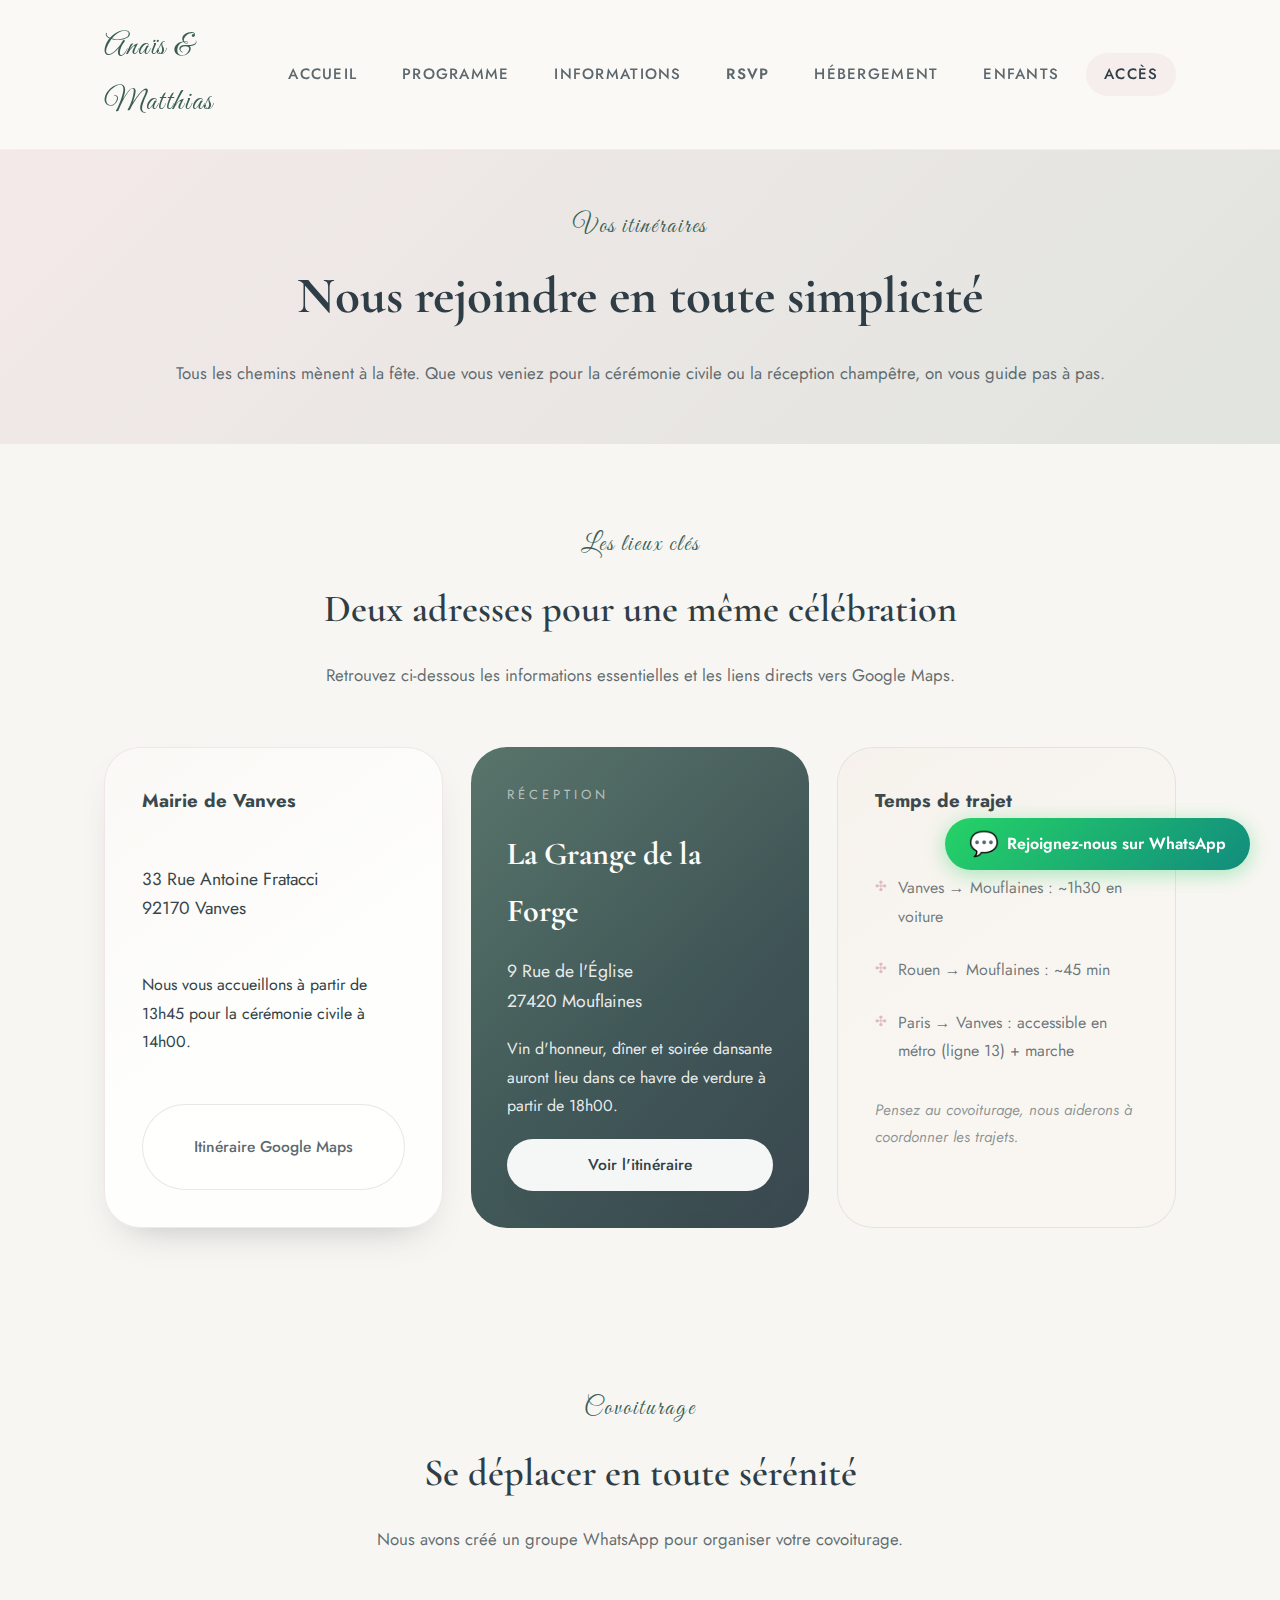
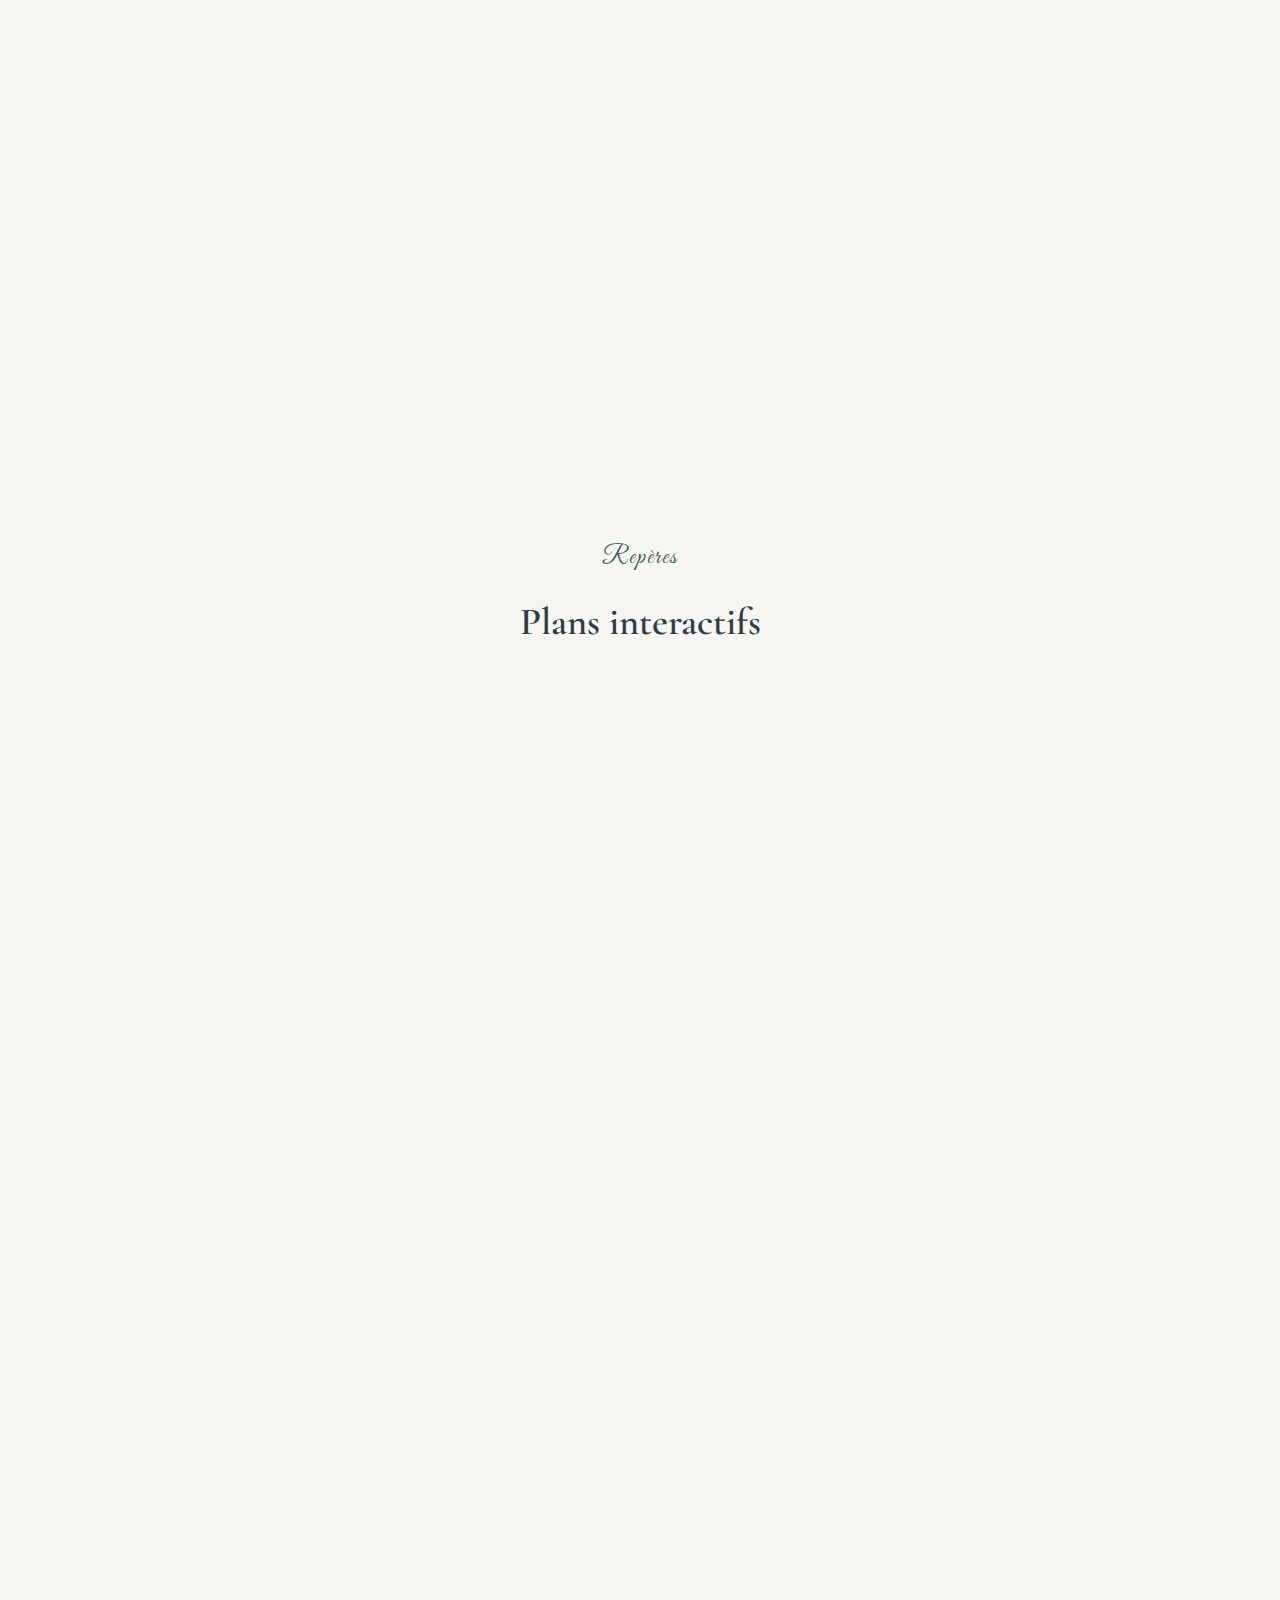
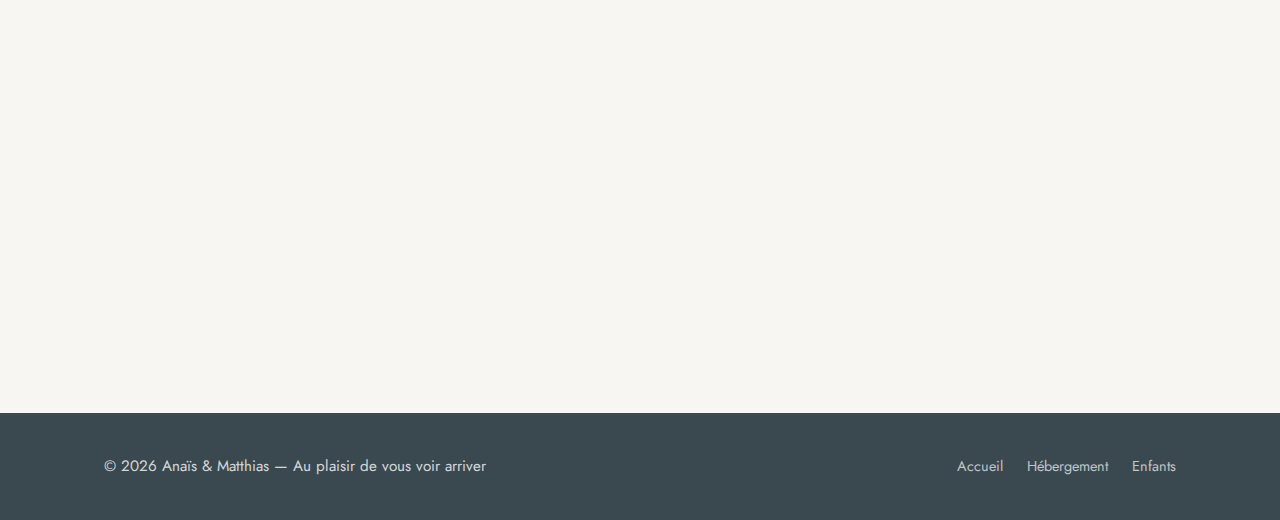
<file: acces.html>
<!DOCTYPE html>
<html lang="fr">
<head>
    <meta charset="UTF-8">
    <meta name="viewport" content="width=device-width, initial-scale=1.0">
    <meta name="robots" content="noindex, nofollow">
    <meta name="description" content="Accès et itinéraire pour le mariage d'Anaïs et Matthias">
    <title>Accès - Mariage Anaïs & Matthias</title>
    <link rel="preconnect" href="https://fonts.googleapis.com">
    <link rel="preconnect" href="https://fonts.gstatic.com" crossorigin>
    <link href="https://fonts.googleapis.com/css2?family=Cormorant+Garamond:wght@400;500;600;700&family=Jost:wght@300;400;500;600&family=Great+Vibes&display=swap" rel="stylesheet">
    <link rel="stylesheet" href="css/style.css">
    <script>
        !function(t,e){var o,n,p,r;e.__SV||(window.posthog=e,e._i=[],e.init=function(i,s,a){function g(t,e){var o=e.split(".");2==o.length&&(t=t[o[0]],e=o[1]),t[e]=function(){t.push([e].concat(Array.prototype.slice.call(arguments,0)))}}(p=t.createElement("script")).type="text/javascript",p.crossOrigin="anonymous",p.async=!0,p.src=s.api_host.replace(".i.posthog.com","-assets.i.posthog.com")+"/static/array.js",(r=t.getElementsByTagName("script")[0]).parentNode.insertBefore(p,r);var u=e;for(void 0!==a?u=e[a]=[]:a="posthog",u.people=u.people||[],u.toString=function(t){var e="posthog";return"posthog"!==a&&(e+="."+a),t||(e+=" (stub)"),e},u.people.toString=function(){return u.toString(1)+".people (stub)"},o="init capture register register_once register_for_session unregister unregister_for_session getFeatureFlag getFeatureFlagPayload isFeatureEnabled reloadFeatureFlags updateEarlyAccessFeatureEnrollment getEarlyAccessFeatures on onFeatureFlags onSessionId getSurveys getActiveMatchingSurveys renderSurvey canRenderSurvey getNextSurveyStep identify setPersonProperties group resetGroups setPersonPropertiesForFlags resetPersonPropertiesForFlags setGroupPropertiesForFlags resetGroupPropertiesForFlags reset get_distinct_id getGroups get_session_id get_session_replay_url alias set_config startSessionRecording stopSessionRecording sessionRecordingStarted captureException loadToolbar get_property getSessionProperty createPersonProfile opt_in_capturing opt_out_capturing has_opted_in_capturing has_opted_out_capturing clear_opt_in_out_capturing debug".split(" "),n=0;n<o.length;n++)g(u,o[n]);e._i.push([i,s,a])},e.__SV=1)}(document,window.posthog||[]);
        posthog.init('phc_wIPivy8g3etLWyHOKfWU90d5ycpluCWFrhDvseykvO9', {
            api_host: 'https://eu.i.posthog.com',
            defaults: '2025-05-24',
            person_profiles: 'always', // or 'always' to create profiles for anonymous users as well
        })
    </script>
</head>
<body class="theme-pearl">
    <header class="site-header">
        <nav class="navbar">
            <div class="container nav-container">
                <a class="nav-brand" href="index.html" aria-label="Retour à l'accueil">Anaïs & Matthias</a>
                <button class="nav-toggle" id="navToggle" aria-label="Ouvrir le menu">
                    <span></span>
                    <span></span>
                    <span></span>
                </button>
                <ul class="nav-menu" id="navMenu">
                    <li><a href="index.html" class="nav-link">Accueil</a></li>
                    <li><a href="index.html#programme" class="nav-link">Programme</a></li>
                    <li><a href="index.html#infos" class="nav-link">Informations</a></li>
                    <li><a href="index.html#rsvp" class="nav-link nav-link--accent">RSVP</a></li>
                    <li><a href="hebergement.html" class="nav-link">Hébergement</a></li>
                    <li><a href="enfants.html" class="nav-link">Enfants</a></li>
                    <li><a href="acces.html" class="nav-link active">Accès</a></li>
                </ul>
            </div>
        </nav>
    </header>

    <main>
        <section class="page-hero">
            <div class="container">
                <p class="section-kicker">Vos itinéraires</p>
                <h1>Nous rejoindre en toute simplicité</h1>
                <p class="section-intro">Tous les chemins mènent à la fête. Que vous veniez pour la cérémonie civile ou la réception champêtre, on vous guide pas à pas.</p>
            </div>
        </section>

        <section class="page-section">
            <div class="container">
                <div class="section-header">
                    <p class="section-kicker">Les lieux clés</p>
                    <h2 class="section-title">Deux adresses pour une même célébration</h2>
                    <p class="section-intro">Retrouvez ci-dessous les informations essentielles et les liens directs vers Google Maps.</p>
                </div>
                <div class="location-grid">
                    <article class="location-card location-card--secondary">
                        <h3>Mairie de Vanves</h3>
                        <p class="location-address">33 Rue Antoine Fratacci<br>92170 Vanves</p>
                        <p>Nous vous accueillons à partir de 13h45 pour la cérémonie civile à 14h00.</p>
                        <a class="btn btn-outline" href="https://www.google.com/maps/search/?api=1&query=33+Rue+Antoine+Fratacci+92170+Vanves" target="_blank" rel="noopener noreferrer">Itinéraire Google Maps</a>
                    </article>
                    <article class="location-card location-card--primary">
                        <p class="location-kicker">Réception</p>
                        <h2>La Grange de la Forge</h2>
                        <p class="location-address">9 Rue de l'Église<br>27420 Mouflaines</p>
                        <p>Vin d'honneur, dîner et soirée dansante auront lieu dans ce havre de verdure à partir de 18h00.</p>
                        <a class="btn btn-subtle" href="https://www.google.com/maps/search/?api=1&query=9+Rue+de+l'Église+27420+Mouflaines" target="_blank" rel="noopener noreferrer">Voir l'itinéraire</a>
                    </article>
                    <article class="location-card location-card--tertiary">
                        <h3>Temps de trajet</h3>
                        <ul class="location-list">
                            <li>Vanves → Mouflaines : ~1h30 en voiture</li>
                            <li>Rouen → Mouflaines : ~45 min</li>
                            <li>Paris → Vanves : accessible en métro (ligne 13) + marche</li>
                        </ul>
                        <p class="subtle-note">Pensez au covoiturage, nous aiderons à coordonner les trajets.</p>
                    </article>
                </div>
            </div>
        </section>

        <section class="page-section">
            <div class="container">
                <div class="section-header">
                    <p class="section-kicker">Covoiturage</p>
                    <h2 class="section-title">Se déplacer en toute sérénité</h2>
                    <p class="section-intro">Nous avons créé un groupe WhatsApp pour organiser votre covoiturage.</p>
                </div>
                <div class="info-card">
                    <h3>Comment ça marche ?</h3>
                    <ul class="location-list">
                        <li>Rejoignez le groupe WhatsApp dédié au covoiturage.</li>
                        <li>Échangez avec les autres invités pour coordonner vos trajets.</li>
                        <li>Organisez-vous selon vos destinations et horaires.</li>
                        <li>Si vous avez des difficultés pour trouver un covoiturage, n'hésitez pas à nous contacter directement.</li>
                    </ul>
                    
                    <div style="margin-top: 2rem; text-align: center;">
                        <a href="https://chat.whatsapp.com/BU8nOM06jjnKmDOM2Uktty" target="_blank" rel="noopener noreferrer" class="whatsapp-cta">
                            <svg style="width: 24px; height: 24px; margin-right: 8px; vertical-align: middle;" viewBox="0 0 24 24" fill="currentColor">
                                <path d="M17.472 14.382c-.297-.149-1.758-.867-2.03-.967-.273-.099-.471-.148-.67.15-.197.297-.767.966-.94 1.164-.173.199-.347.223-.644.075-.297-.15-1.255-.463-2.39-1.475-.883-.788-1.48-1.761-1.653-2.059-.173-.297-.018-.458.13-.606.134-.133.298-.347.446-.52.149-.174.198-.298.298-.497.099-.198.05-.371-.025-.52-.075-.149-.669-1.612-.916-2.207-.242-.579-.487-.5-.669-.51-.173-.008-.371-.01-.57-.01-.198 0-.52.074-.792.372-.272.297-1.04 1.016-1.04 2.479 0 1.462 1.065 2.875 1.213 3.074.149.198 2.096 3.2 5.077 4.487.709.306 1.262.489 1.694.625.712.227 1.36.195 1.871.118.571-.085 1.758-.719 2.006-1.413.248-.694.248-1.289.173-1.413-.074-.124-.272-.198-.57-.347m-5.421 7.403h-.004a9.87 9.87 0 01-5.031-1.378l-.361-.214-3.741.982.998-3.648-.235-.374a9.86 9.86 0 01-1.51-5.26c.001-5.45 4.436-9.884 9.888-9.884 2.64 0 5.122 1.03 6.988 2.898a9.825 9.825 0 012.893 6.994c-.003 5.45-4.437 9.884-9.885 9.884m8.413-18.297A11.815 11.815 0 0012.05 0C5.495 0 .16 5.335.157 11.892c0 2.096.547 4.142 1.588 5.945L.057 24l6.305-1.654a11.882 11.882 0 005.683 1.448h.005c6.554 0 11.89-5.335 11.893-11.893a11.821 11.821 0 00-3.48-8.413Z"/>
                            </svg>
                            Rejoindre le groupe WhatsApp
                        </a>
                    </div>
                </div>
            </div>
        </section>

        <section class="page-section">
            <div class="container">
                <div class="section-header">
                    <p class="section-kicker">Repères</p>
                    <h2 class="section-title">Plans interactifs</h2>
                </div>
                <div class="info-card" style="padding: 0;">
                    <div style="padding: 2rem;">
                        <h3 style="font-family: var(--font-heading); font-size: 1.6rem; color: var(--color-slate); margin-bottom: 0.8rem;">Mairie de Vanves</h3>
                        <p class="subtle-note">Parking conseillé : parking Indigo, Place de la République.</p>
                    </div>
                    <div class="map-container">
                        <iframe
                            src="https://www.google.com/maps/embed?pb=!1m18!1m12!1m3!1d2626.2877844396876!2d2.2854895766047486!3d48.81619597133109!2m3!1f0!2f0!3f0!3m2!1i1024!2i768!4f13.1!3m3!1m2!1s0x47e670681ff313bf%3A0x7b7cc9fcd2b2e53d!2s33%20Rue%20Antoine%20Fratacci%2C%2092170%20Vanves!5e0!3m2!1sfr!2sfr!4v1737311234567!5m2!1sfr!2sfr"
                            width="100%"
                            height="420"
                            style="border:0;"
                            allowfullscreen=""
                            loading="lazy"
                            referrerpolicy="no-referrer-when-downgrade"
                            title="Carte Mairie de Vanves">
                        </iframe>
                    </div>
                </div>

                <div class="info-card" style="padding: 0; margin-top: var(--space-lg);">
                    <div style="padding: 2rem;">
                        <h3 style="font-family: var(--font-heading); font-size: 1.6rem; color: var(--color-slate); margin-bottom: 0.8rem;">La Grange de la Forge</h3>
                        <p class="subtle-note">Le parking du domaine peut accueillir vos véhicules. Merci de privilégier le covoiturage.</p>
                    </div>
                    <div class="map-container">
                        <iframe
                            src="https://www.google.com/maps/embed?pb=!1m18!1m12!1m3!1d2604.6407949357363!2d1.5524529766156745!3d49.24529917340065!2m3!1f0!2f0!3f0!3m2!1i1024!2i768!4f13.1!3m3!1m2!1s0x47e6d0efc0fa846d%3A0x75dace3f916a1040!2sLa%20Grange%20de%20la%20Forge!5e0!3m2!1sfr!2sfr!4v1762952667596!5m2!1sfr!2sfr"
                            width="100%"
                            height="420"
                            style="border:0;"
                            allowfullscreen=""
                            loading="lazy"
                            referrerpolicy="no-referrer-when-downgrade"
                            title="Carte La Grange de la Forge">
                        </iframe>
                    </div>
                </div>
            </div>
        </section>

    </main>

    <footer class="site-footer">
        <div class="container footer-inner">
            <p>&copy; 2026 Anaïs & Matthias — Au plaisir de vous voir arriver</p>
            <div class="footer-links">
                <a href="index.html">Accueil</a>
                <a href="hebergement.html">Hébergement</a>
                <a href="enfants.html">Enfants</a>
            </div>
        </div>
    </footer>

    <!-- Floating WhatsApp Button Container -->
    <div id="whatsapp-container"></div>

    <script src="js/main.js"></script>
    <script src="js/whatsapp-float.js"></script>
</body>
</html>
</file>
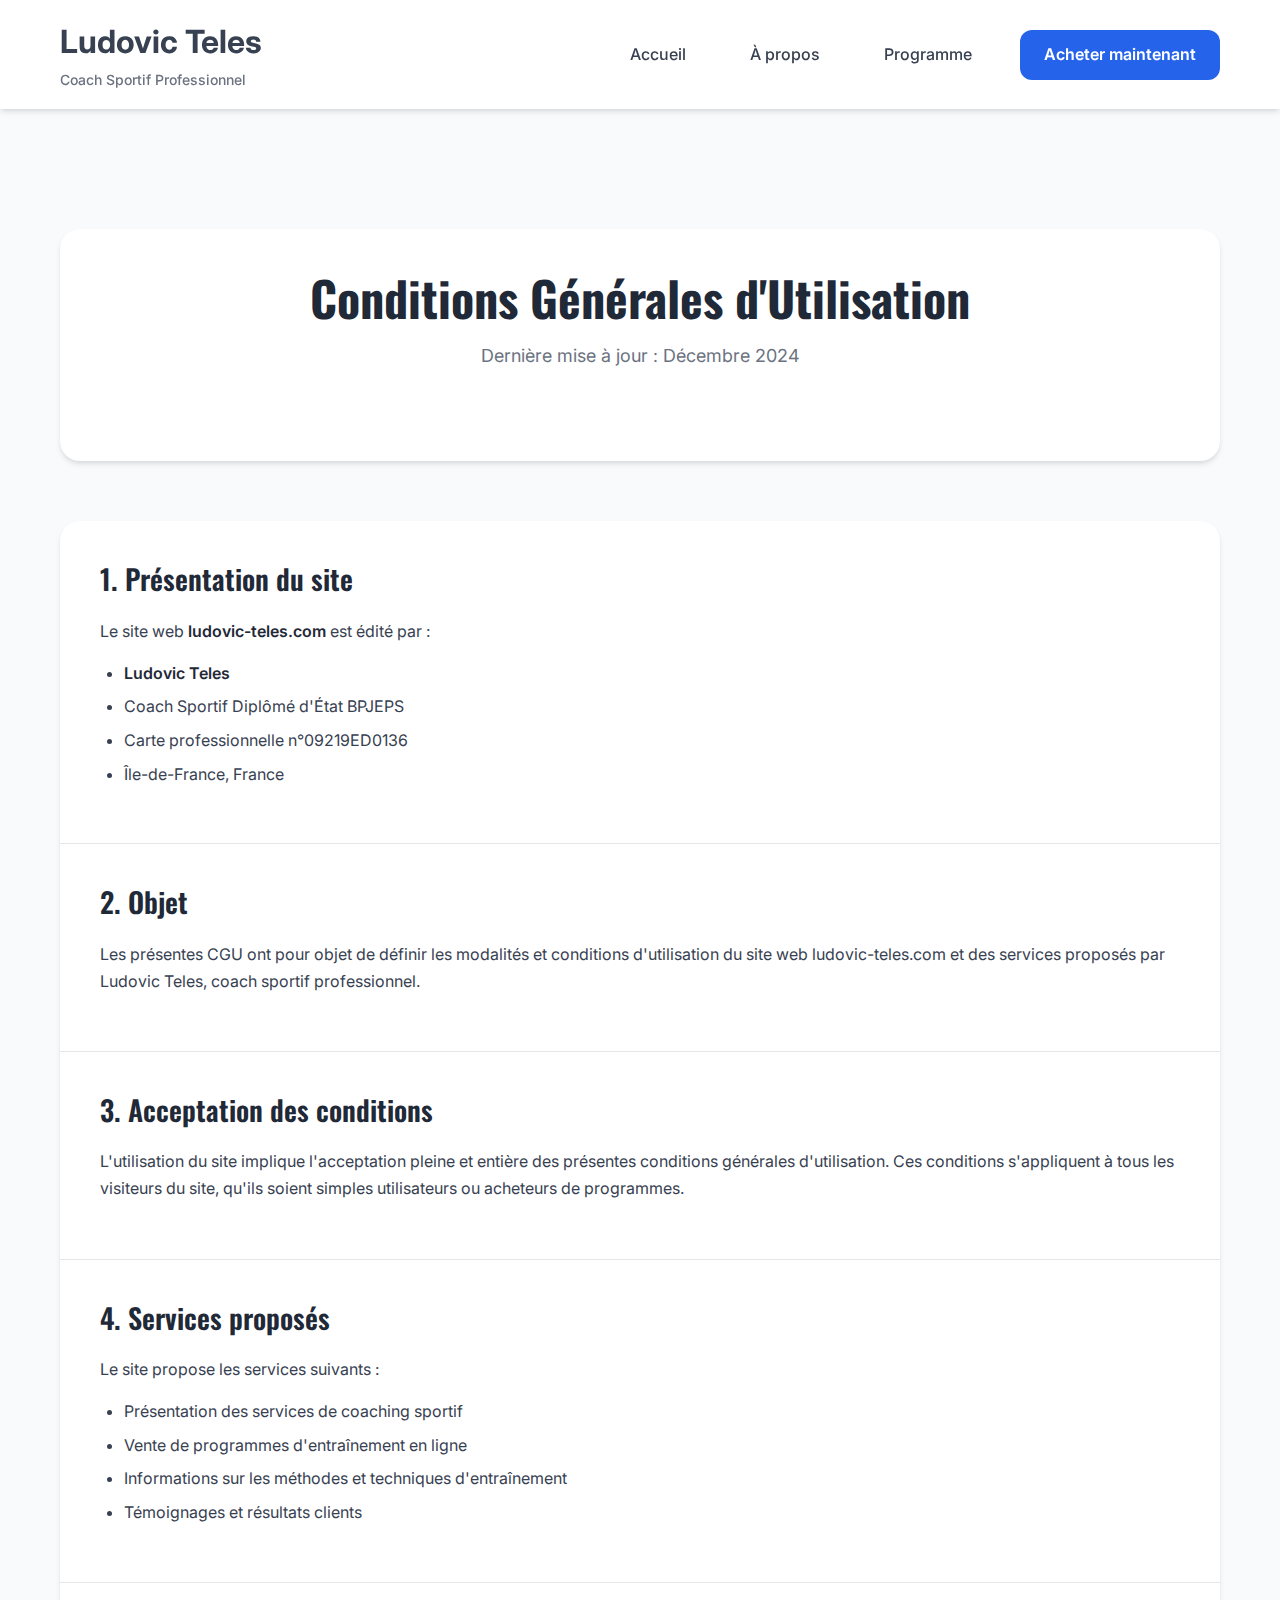
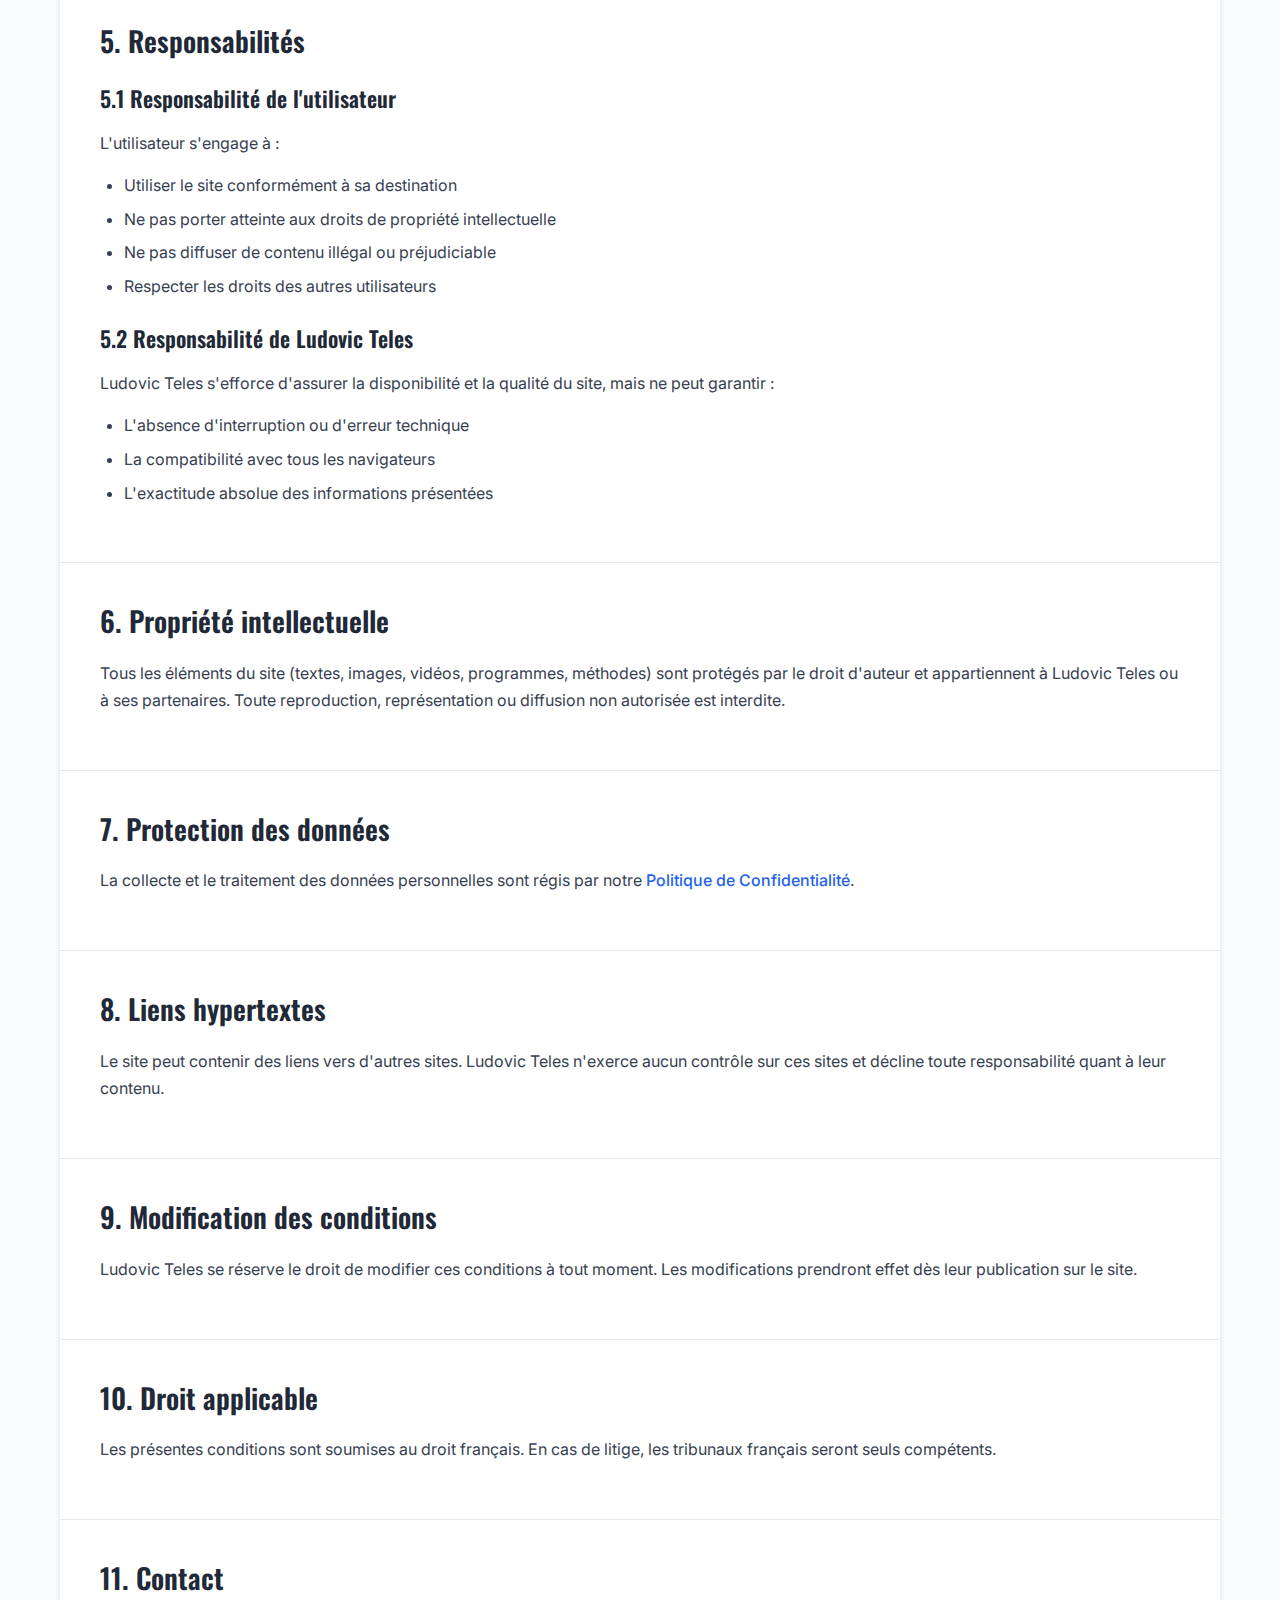
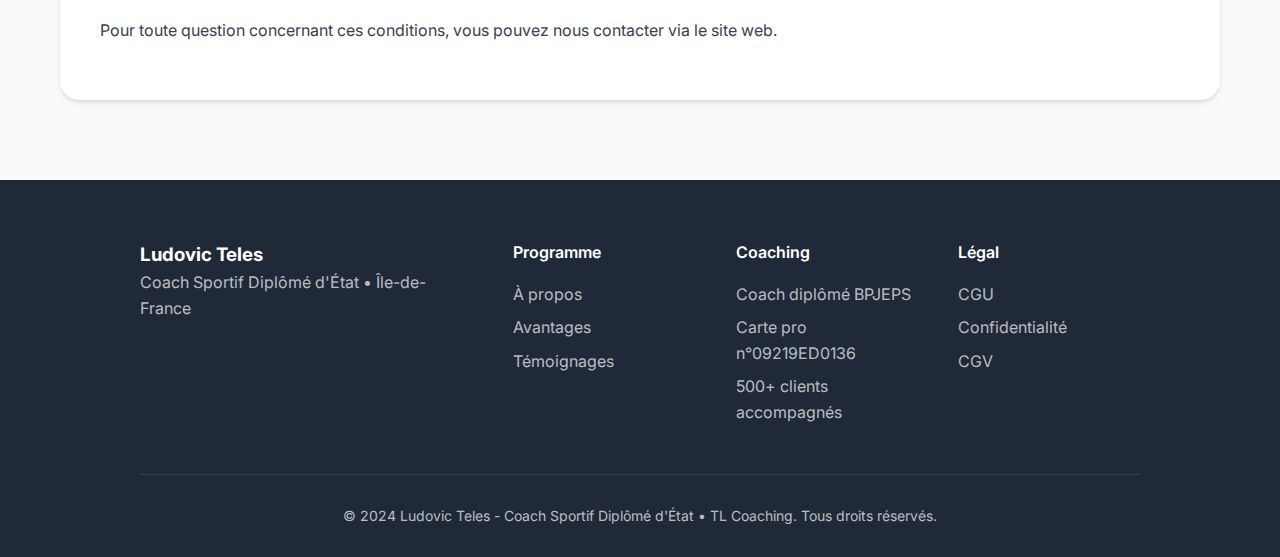
<file: cgu.html>
<!DOCTYPE html>
<html lang="fr">
<head>
    <meta charset="UTF-8">
    <meta name="viewport" content="width=device-width, initial-scale=1.0">
    <meta name="description" content="Conditions Générales d'Utilisation - Ludovic Teles Coach Sportif">
    <title>CGU - Conditions Générales d'Utilisation | Ludovic Teles</title>
    
    <!-- Favicon -->
    <link rel="icon" type="image/x-icon" href="data:image/svg+xml,%3Csvg xmlns='http://www.w3.org/2000/svg' viewBox='0 0 100 100'%3E%3Ctext y='.9em' font-size='90'%3E💪%3C/text%3E%3C/svg%3E">
    
    <!-- Google Fonts -->
    <link rel="preconnect" href="https://fonts.googleapis.com">
    <link rel="preconnect" href="https://fonts.gstatic.com" crossorigin>
    <link href="https://fonts.googleapis.com/css2?family=Inter:wght@300;400;500;600;700;800&family=Oswald:wght@400;500;600;700&display=swap" rel="stylesheet">
    
    <!-- Styles -->
    <link rel="stylesheet" href="style.css">
</head>
<body>
    <!-- Header -->
    <header class="header">
        <div class="container">
            <div class="header-content">
                <div class="logo">
                    <h1>Ludovic Teles</h1>
                    <span class="subtitle">Coach Sportif Professionnel</span>
                </div>
                <nav class="nav">
                    <a href="index.html" class="nav-link">Accueil</a>
                    <a href="index.html#presentation" class="nav-link">À propos</a>
                    <a href="index.html#avantages" class="nav-link">Programme</a>
                    <a href="index.html#achat" class="btn btn-primary">Acheter maintenant</a>
                </nav>
            </div>
        </div>
    </header>

    <!-- Legal Content -->
    <section class="legal-content">
        <div class="container">
            <div class="legal-header">
                <h1 class="section-title">Conditions Générales d'Utilisation</h1>
                <p class="section-subtitle">Dernière mise à jour : Décembre 2024</p>
            </div>
            
            <div class="legal-body">
                <div class="legal-section">
                    <h2>1. Présentation du site</h2>
                    <p>Le site web <strong>ludovic-teles.com</strong> est édité par :</p>
                    <ul>
                        <li><strong>Ludovic Teles</strong></li>
                        <li>Coach Sportif Diplômé d'État BPJEPS</li>
                        <li>Carte professionnelle n°09219ED0136</li>
                        <li>Île-de-France, France</li>
                    </ul>
                </div>

                <div class="legal-section">
                    <h2>2. Objet</h2>
                    <p>Les présentes CGU ont pour objet de définir les modalités et conditions d'utilisation du site web ludovic-teles.com et des services proposés par Ludovic Teles, coach sportif professionnel.</p>
                </div>

                <div class="legal-section">
                    <h2>3. Acceptation des conditions</h2>
                    <p>L'utilisation du site implique l'acceptation pleine et entière des présentes conditions générales d'utilisation. Ces conditions s'appliquent à tous les visiteurs du site, qu'ils soient simples utilisateurs ou acheteurs de programmes.</p>
                </div>

                <div class="legal-section">
                    <h2>4. Services proposés</h2>
                    <p>Le site propose les services suivants :</p>
                    <ul>
                        <li>Présentation des services de coaching sportif</li>
                        <li>Vente de programmes d'entraînement en ligne</li>
                        <li>Informations sur les méthodes et techniques d'entraînement</li>
                        <li>Témoignages et résultats clients</li>
                    </ul>
                </div>

                <div class="legal-section">
                    <h2>5. Responsabilités</h2>
                    <h3>5.1 Responsabilité de l'utilisateur</h3>
                    <p>L'utilisateur s'engage à :</p>
                    <ul>
                        <li>Utiliser le site conformément à sa destination</li>
                        <li>Ne pas porter atteinte aux droits de propriété intellectuelle</li>
                        <li>Ne pas diffuser de contenu illégal ou préjudiciable</li>
                        <li>Respecter les droits des autres utilisateurs</li>
                    </ul>

                    <h3>5.2 Responsabilité de Ludovic Teles</h3>
                    <p>Ludovic Teles s'efforce d'assurer la disponibilité et la qualité du site, mais ne peut garantir :</p>
                    <ul>
                        <li>L'absence d'interruption ou d'erreur technique</li>
                        <li>La compatibilité avec tous les navigateurs</li>
                        <li>L'exactitude absolue des informations présentées</li>
                    </ul>
                </div>

                <div class="legal-section">
                    <h2>6. Propriété intellectuelle</h2>
                    <p>Tous les éléments du site (textes, images, vidéos, programmes, méthodes) sont protégés par le droit d'auteur et appartiennent à Ludovic Teles ou à ses partenaires. Toute reproduction, représentation ou diffusion non autorisée est interdite.</p>
                </div>

                <div class="legal-section">
                    <h2>7. Protection des données</h2>
                    <p>La collecte et le traitement des données personnelles sont régis par notre <a href="confidentialite.html">Politique de Confidentialité</a>.</p>
                </div>

                <div class="legal-section">
                    <h2>8. Liens hypertextes</h2>
                    <p>Le site peut contenir des liens vers d'autres sites. Ludovic Teles n'exerce aucun contrôle sur ces sites et décline toute responsabilité quant à leur contenu.</p>
                </div>

                <div class="legal-section">
                    <h2>9. Modification des conditions</h2>
                    <p>Ludovic Teles se réserve le droit de modifier ces conditions à tout moment. Les modifications prendront effet dès leur publication sur le site.</p>
                </div>

                <div class="legal-section">
                    <h2>10. Droit applicable</h2>
                    <p>Les présentes conditions sont soumises au droit français. En cas de litige, les tribunaux français seront seuls compétents.</p>
                </div>

                <div class="legal-section">
                    <h2>11. Contact</h2>
                    <p>Pour toute question concernant ces conditions, vous pouvez nous contacter via le site web.</p>
                </div>
            </div>
        </div>
    </section>

    <!-- Footer -->
    <footer class="footer">
        <div class="container">
            <div class="footer-content">
                <div class="footer-main">
                    <div class="footer-brand">
                        <h3>Ludovic Teles</h3>
                        <p>Coach Sportif Diplômé d'État • Île-de-France</p>
                    </div>
                    <div class="footer-links">
                        <div class="footer-column">
                            <h4>Programme</h4>
                            <a href="index.html#presentation">À propos</a>
                            <a href="index.html#avantages">Avantages</a>
                            <a href="index.html#temoignages">Témoignages</a>
                        </div>
                        <div class="footer-column">
                            <h4>Coaching</h4>
                            <a href="index.html#presentation">Coach diplômé BPJEPS</a>
                            <a href="index.html#presentation">Carte pro n°09219ED0136</a>
                            <a href="index.html#temoignages">500+ clients accompagnés</a>
                        </div>
                        <div class="footer-column">
                            <h4>Légal</h4>
                            <a href="cgu.html">CGU</a>
                            <a href="confidentialite.html">Confidentialité</a>
                            <a href="cgv.html">CGV</a>
                        </div>
                    </div>
                </div>
                <div class="footer-bottom">
                    <p>&copy; 2024 Ludovic Teles - Coach Sportif Diplômé d'État • TL Coaching. Tous droits réservés.</p>
                </div>
            </div>
        </div>
    </footer>

    <!-- Script -->
    <script src="script.js"></script>
</body>
</html>
</file>
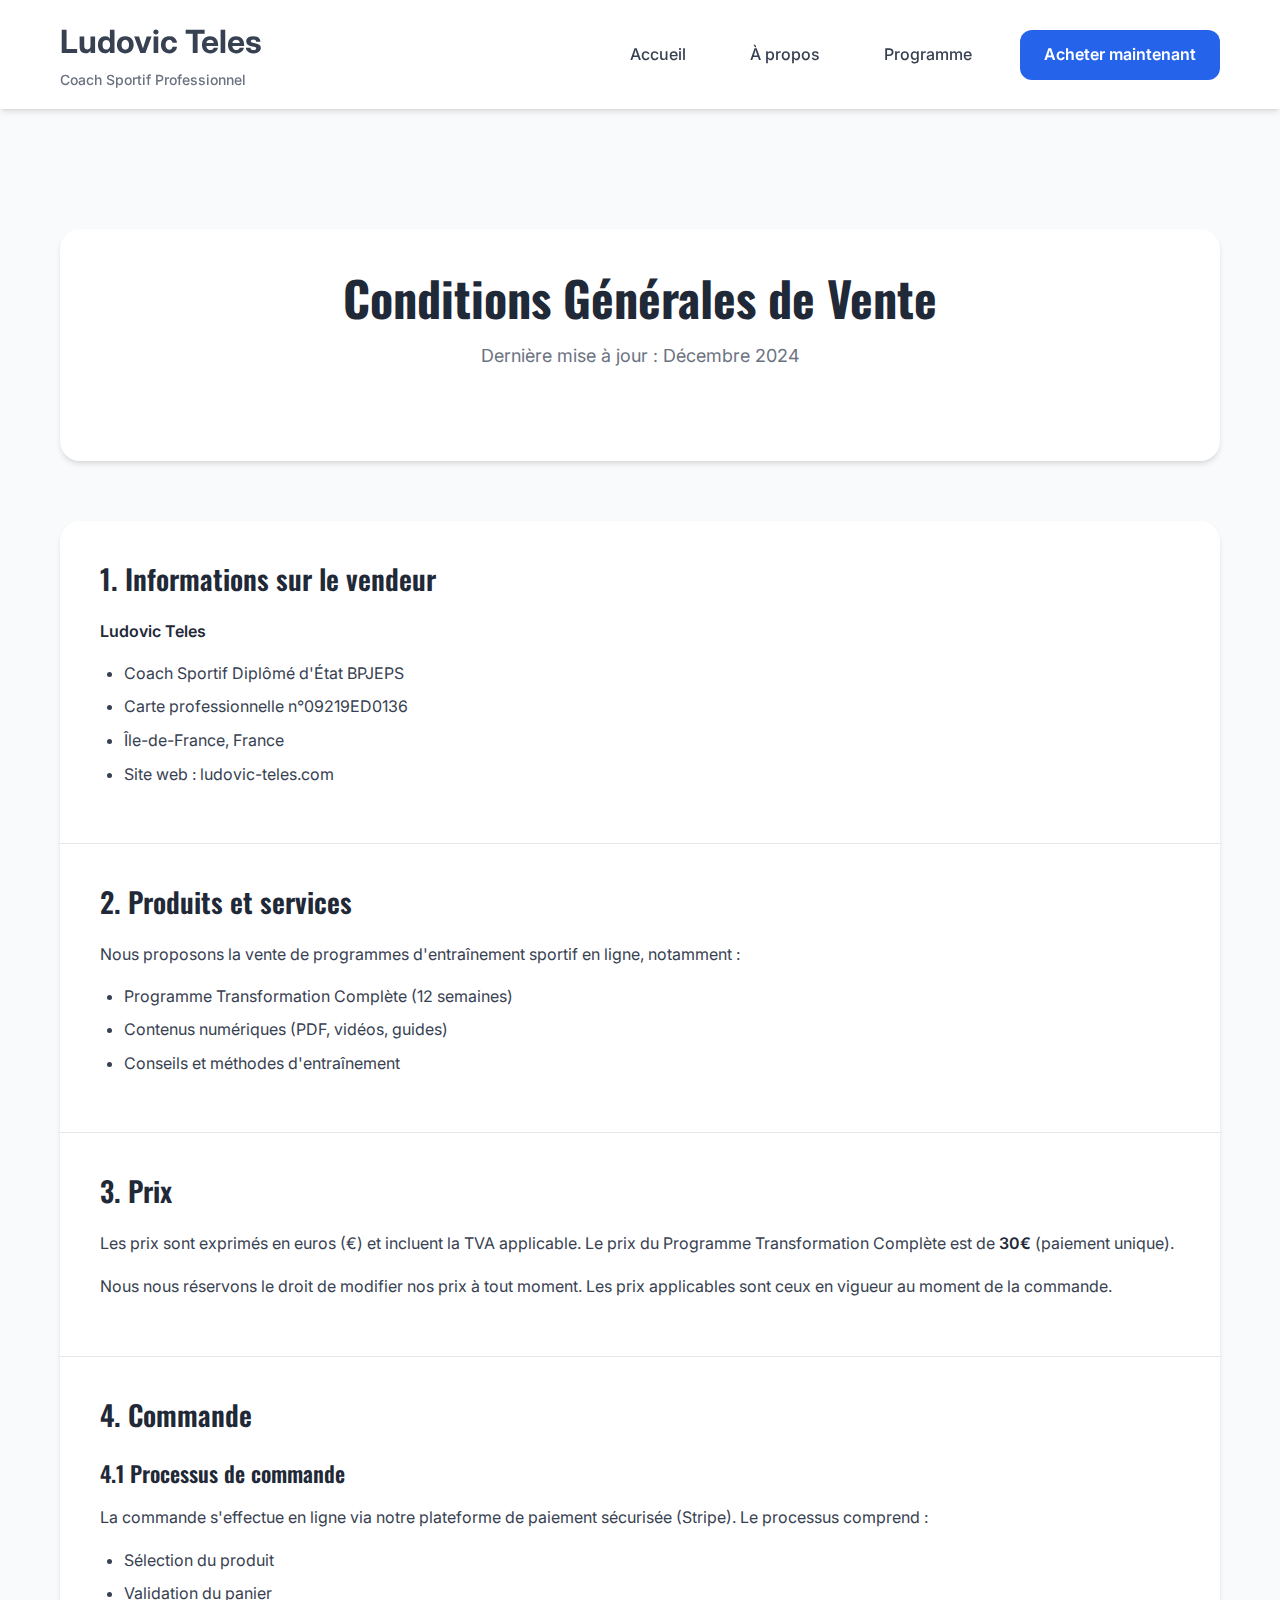
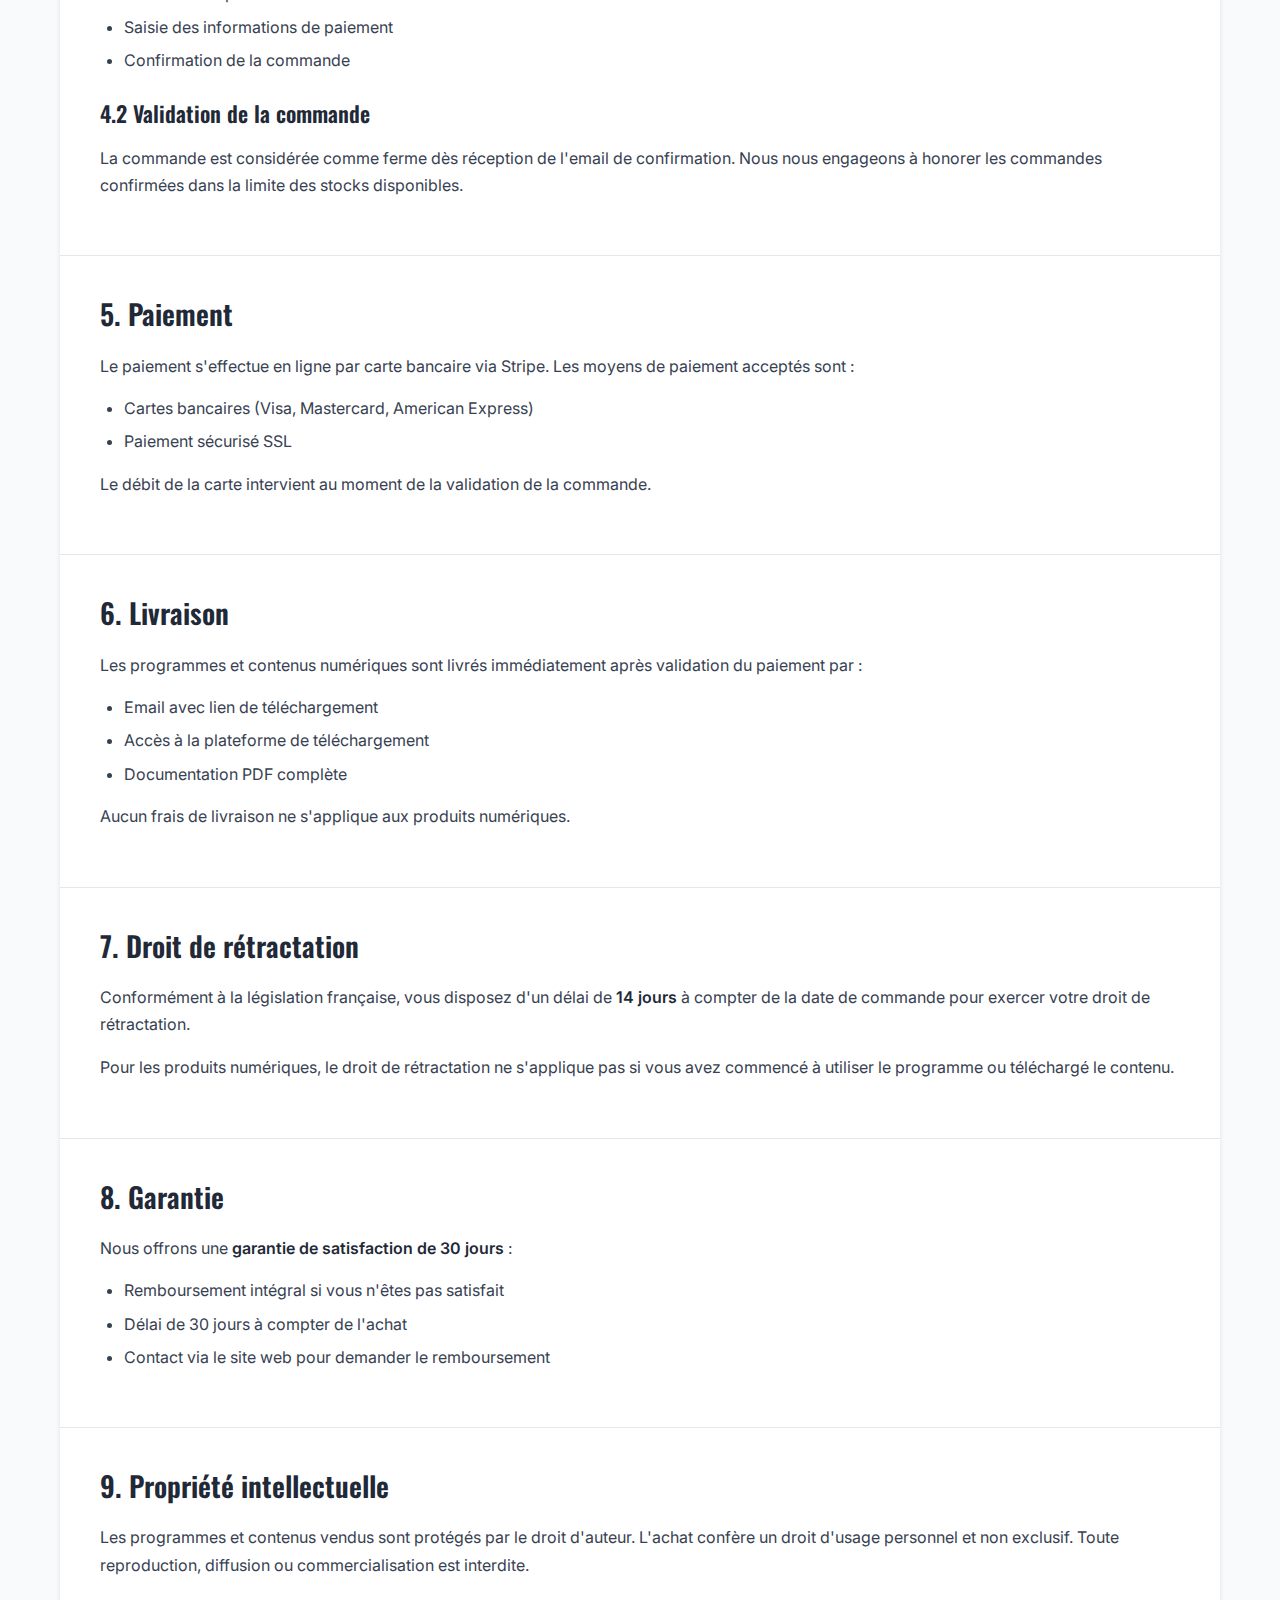
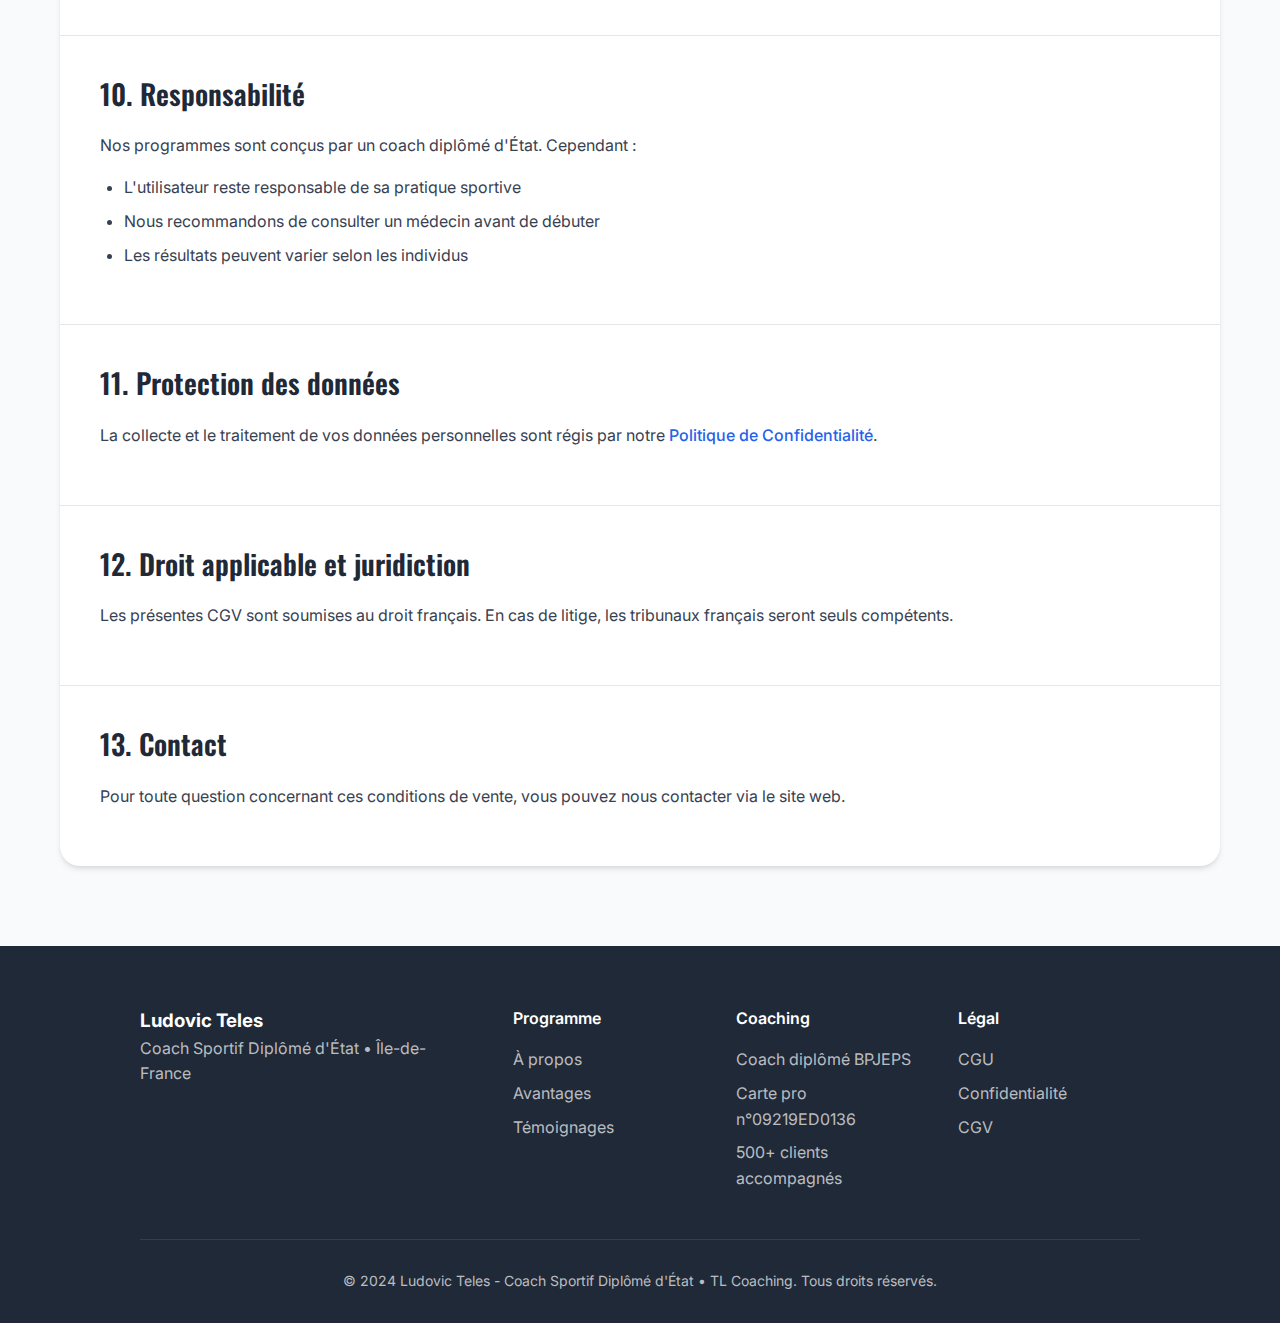
<file: cgv.html>
<!DOCTYPE html>
<html lang="fr">
<head>
    <meta charset="UTF-8">
    <meta name="viewport" content="width=device-width, initial-scale=1.0">
    <meta name="description" content="Conditions Générales de Vente - Ludovic Teles Coach Sportif">
    <title>CGV - Conditions Générales de Vente | Ludovic Teles</title>
    
    <!-- Favicon -->
    <link rel="icon" type="image/x-icon" href="data:image/svg+xml,%3Csvg xmlns='http://www.w3.org/2000/svg' viewBox='0 0 100 100'%3E%3Ctext y='.9em' font-size='90'%3E💪%3C/text%3E%3C/svg%3E">
    
    <!-- Google Fonts -->
    <link rel="preconnect" href="https://fonts.googleapis.com">
    <link rel="preconnect" href="https://fonts.gstatic.com" crossorigin>
    <link href="https://fonts.googleapis.com/css2?family=Inter:wght@300;400;500;600;700;800&family=Oswald:wght@400;500;600;700&display=swap" rel="stylesheet">
    
    <!-- Styles -->
    <link rel="stylesheet" href="style.css">
</head>
<body>
    <!-- Header -->
    <header class="header">
        <div class="container">
            <div class="header-content">
                <div class="logo">
                    <h1>Ludovic Teles</h1>
                    <span class="subtitle">Coach Sportif Professionnel</span>
                </div>
                <nav class="nav">
                    <a href="index.html" class="nav-link">Accueil</a>
                    <a href="index.html#presentation" class="nav-link">À propos</a>
                    <a href="index.html#avantages" class="nav-link">Programme</a>
                    <a href="index.html#achat" class="btn btn-primary">Acheter maintenant</a>
                </nav>
            </div>
        </div>
    </header>

    <!-- Legal Content -->
    <section class="legal-content">
        <div class="container">
            <div class="legal-header">
                <h1 class="section-title">Conditions Générales de Vente</h1>
                <p class="section-subtitle">Dernière mise à jour : Décembre 2024</p>
            </div>
            
            <div class="legal-body">
                <div class="legal-section">
                    <h2>1. Informations sur le vendeur</h2>
                    <p><strong>Ludovic Teles</strong></p>
                    <ul>
                        <li>Coach Sportif Diplômé d'État BPJEPS</li>
                        <li>Carte professionnelle n°09219ED0136</li>
                        <li>Île-de-France, France</li>
                        <li>Site web : ludovic-teles.com</li>
                    </ul>
                </div>

                <div class="legal-section">
                    <h2>2. Produits et services</h2>
                    <p>Nous proposons la vente de programmes d'entraînement sportif en ligne, notamment :</p>
                    <ul>
                        <li>Programme Transformation Complète (12 semaines)</li>
                        <li>Contenus numériques (PDF, vidéos, guides)</li>
                        <li>Conseils et méthodes d'entraînement</li>
                    </ul>
                </div>

                <div class="legal-section">
                    <h2>3. Prix</h2>
                    <p>Les prix sont exprimés en euros (€) et incluent la TVA applicable. Le prix du Programme Transformation Complète est de <strong>30€</strong> (paiement unique).</p>
                    <p>Nous nous réservons le droit de modifier nos prix à tout moment. Les prix applicables sont ceux en vigueur au moment de la commande.</p>
                </div>

                <div class="legal-section">
                    <h2>4. Commande</h2>
                    <h3>4.1 Processus de commande</h3>
                    <p>La commande s'effectue en ligne via notre plateforme de paiement sécurisée (Stripe). Le processus comprend :</p>
                    <ul>
                        <li>Sélection du produit</li>
                        <li>Validation du panier</li>
                        <li>Saisie des informations de paiement</li>
                        <li>Confirmation de la commande</li>
                    </ul>

                    <h3>4.2 Validation de la commande</h3>
                    <p>La commande est considérée comme ferme dès réception de l'email de confirmation. Nous nous engageons à honorer les commandes confirmées dans la limite des stocks disponibles.</p>
                </div>

                <div class="legal-section">
                    <h2>5. Paiement</h2>
                    <p>Le paiement s'effectue en ligne par carte bancaire via Stripe. Les moyens de paiement acceptés sont :</p>
                    <ul>
                        <li>Cartes bancaires (Visa, Mastercard, American Express)</li>
                        <li>Paiement sécurisé SSL</li>
                    </ul>
                    <p>Le débit de la carte intervient au moment de la validation de la commande.</p>
                </div>

                <div class="legal-section">
                    <h2>6. Livraison</h2>
                    <p>Les programmes et contenus numériques sont livrés immédiatement après validation du paiement par :</p>
                    <ul>
                        <li>Email avec lien de téléchargement</li>
                        <li>Accès à la plateforme de téléchargement</li>
                        <li>Documentation PDF complète</li>
                    </ul>
                    <p>Aucun frais de livraison ne s'applique aux produits numériques.</p>
                </div>

                <div class="legal-section">
                    <h2>7. Droit de rétractation</h2>
                    <p>Conformément à la législation française, vous disposez d'un délai de <strong>14 jours</strong> à compter de la date de commande pour exercer votre droit de rétractation.</p>
                    <p>Pour les produits numériques, le droit de rétractation ne s'applique pas si vous avez commencé à utiliser le programme ou téléchargé le contenu.</p>
                </div>

                <div class="legal-section">
                    <h2>8. Garantie</h2>
                    <p>Nous offrons une <strong>garantie de satisfaction de 30 jours</strong> :</p>
                    <ul>
                        <li>Remboursement intégral si vous n'êtes pas satisfait</li>
                        <li>Délai de 30 jours à compter de l'achat</li>
                        <li>Contact via le site web pour demander le remboursement</li>
                    </ul>
                </div>

                <div class="legal-section">
                    <h2>9. Propriété intellectuelle</h2>
                    <p>Les programmes et contenus vendus sont protégés par le droit d'auteur. L'achat confère un droit d'usage personnel et non exclusif. Toute reproduction, diffusion ou commercialisation est interdite.</p>
                </div>

                <div class="legal-section">
                    <h2>10. Responsabilité</h2>
                    <p>Nos programmes sont conçus par un coach diplômé d'État. Cependant :</p>
                    <ul>
                        <li>L'utilisateur reste responsable de sa pratique sportive</li>
                        <li>Nous recommandons de consulter un médecin avant de débuter</li>
                        <li>Les résultats peuvent varier selon les individus</li>
                    </ul>
                </div>

                <div class="legal-section">
                    <h2>11. Protection des données</h2>
                    <p>La collecte et le traitement de vos données personnelles sont régis par notre <a href="confidentialite.html">Politique de Confidentialité</a>.</p>
                </div>

                <div class="legal-section">
                    <h2>12. Droit applicable et juridiction</h2>
                    <p>Les présentes CGV sont soumises au droit français. En cas de litige, les tribunaux français seront seuls compétents.</p>
                </div>

                <div class="legal-section">
                    <h2>13. Contact</h2>
                    <p>Pour toute question concernant ces conditions de vente, vous pouvez nous contacter via le site web.</p>
                </div>
            </div>
        </div>
    </section>

    <!-- Footer -->
    <footer class="footer">
        <div class="container">
            <div class="footer-content">
                <div class="footer-main">
                    <div class="footer-brand">
                        <h3>Ludovic Teles</h3>
                        <p>Coach Sportif Diplômé d'État • Île-de-France</p>
                    </div>
                    <div class="footer-links">
                        <div class="footer-column">
                            <h4>Programme</h4>
                            <a href="index.html#presentation">À propos</a>
                            <a href="index.html#avantages">Avantages</a>
                            <a href="index.html#temoignages">Témoignages</a>
                        </div>
                        <div class="footer-column">
                            <h4>Coaching</h4>
                            <a href="index.html#presentation">Coach diplômé BPJEPS</a>
                            <a href="index.html#presentation">Carte pro n°09219ED0136</a>
                            <a href="index.html#temoignages">500+ clients accompagnés</a>
                        </div>
                        <div class="footer-column">
                            <h4>Légal</h4>
                            <a href="cgu.html">CGU</a>
                            <a href="confidentialite.html">Confidentialité</a>
                            <a href="cgv.html">CGV</a>
                        </div>
                    </div>
                </div>
                <div class="footer-bottom">
                    <p>&copy; 2024 Ludovic Teles - Coach Sportif Diplômé d'État • TL Coaching. Tous droits réservés.</p>
                </div>
            </div>
        </div>
    </footer>

    <!-- Script -->
    <script src="script.js"></script>
</body>
</html>
</file>
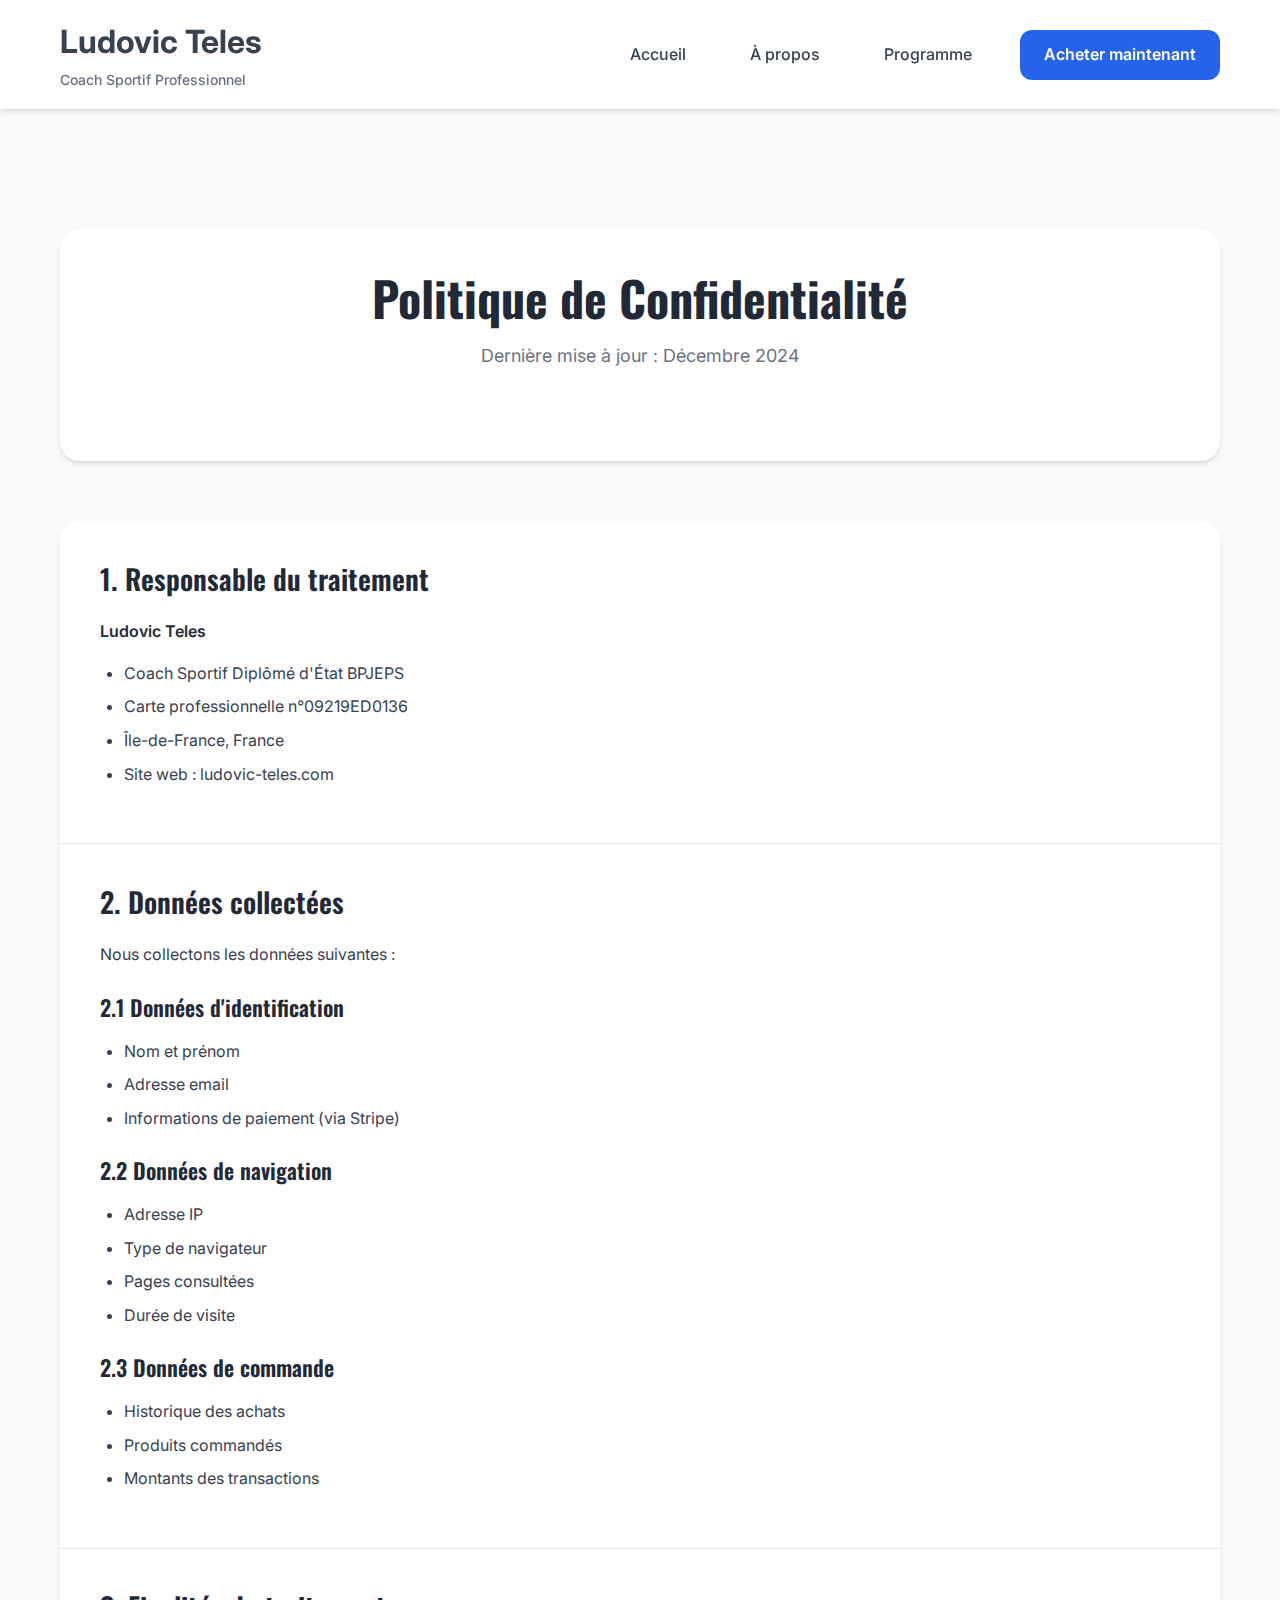
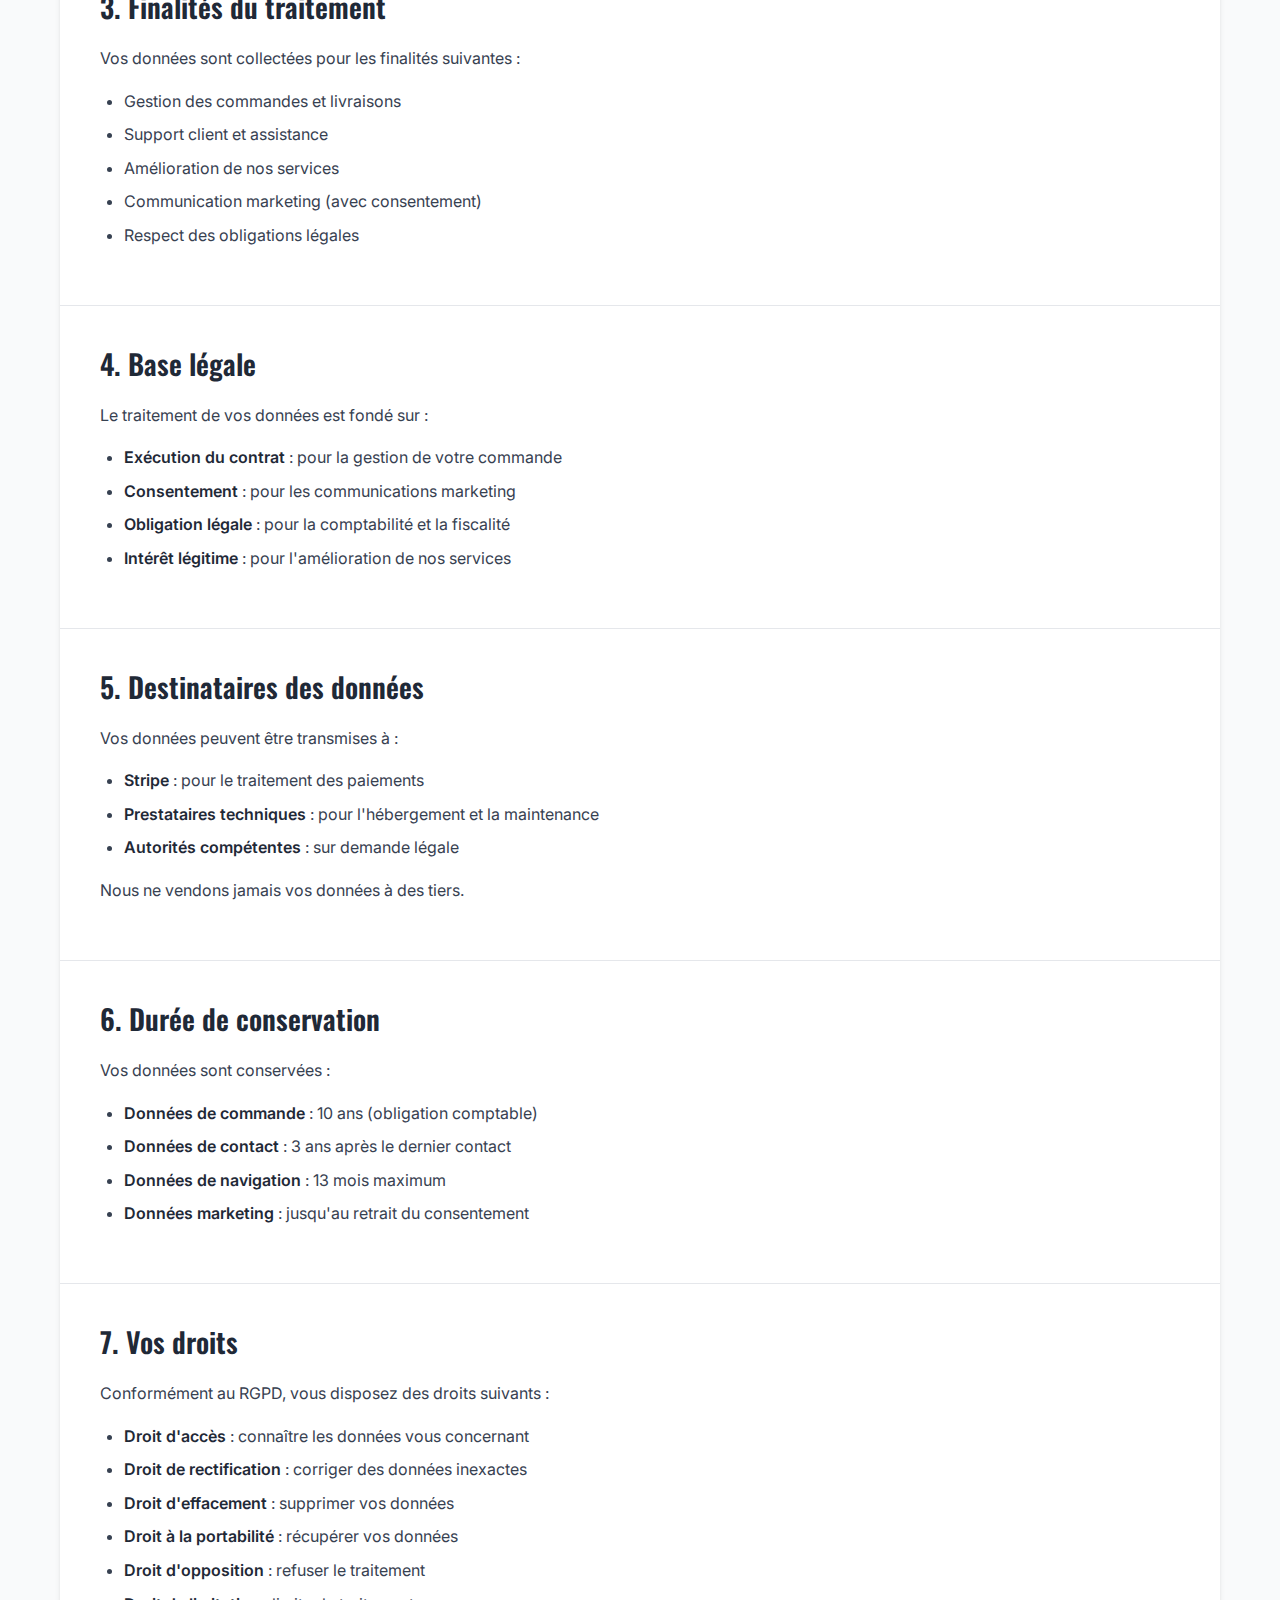
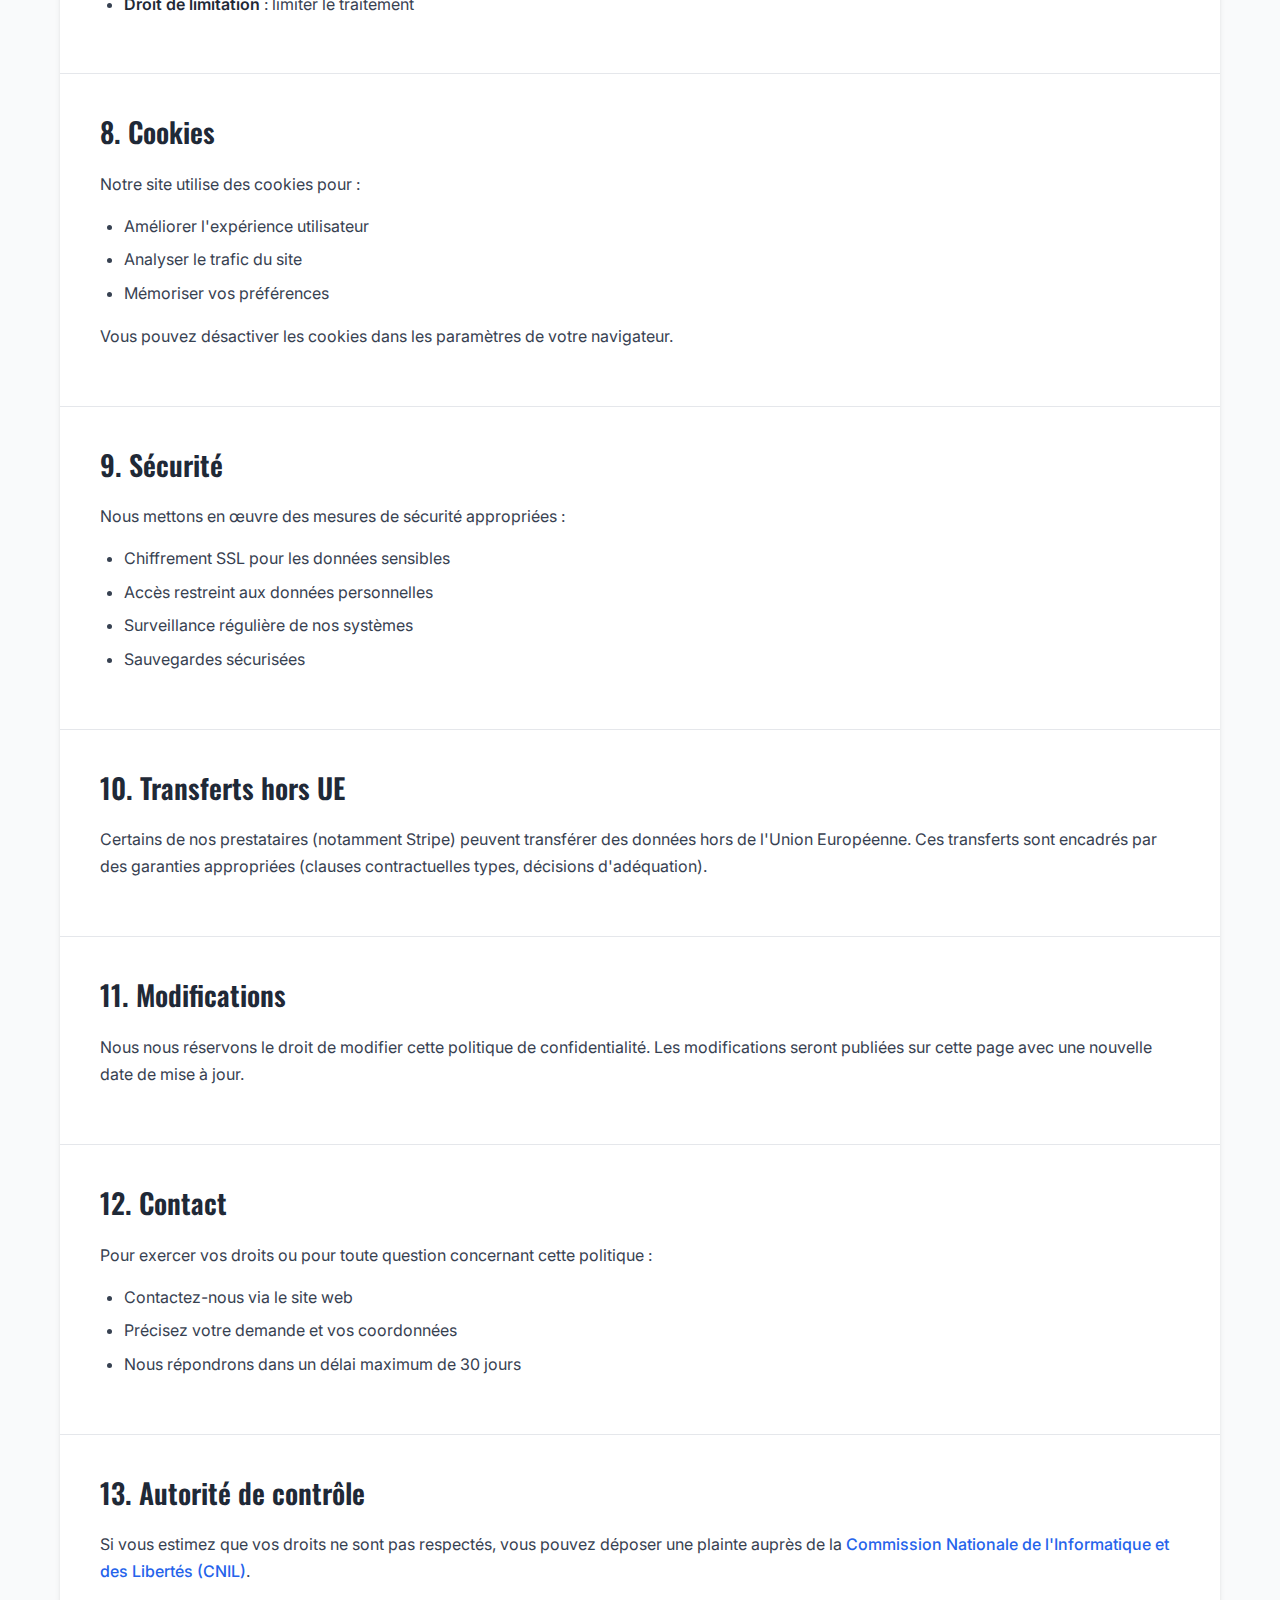
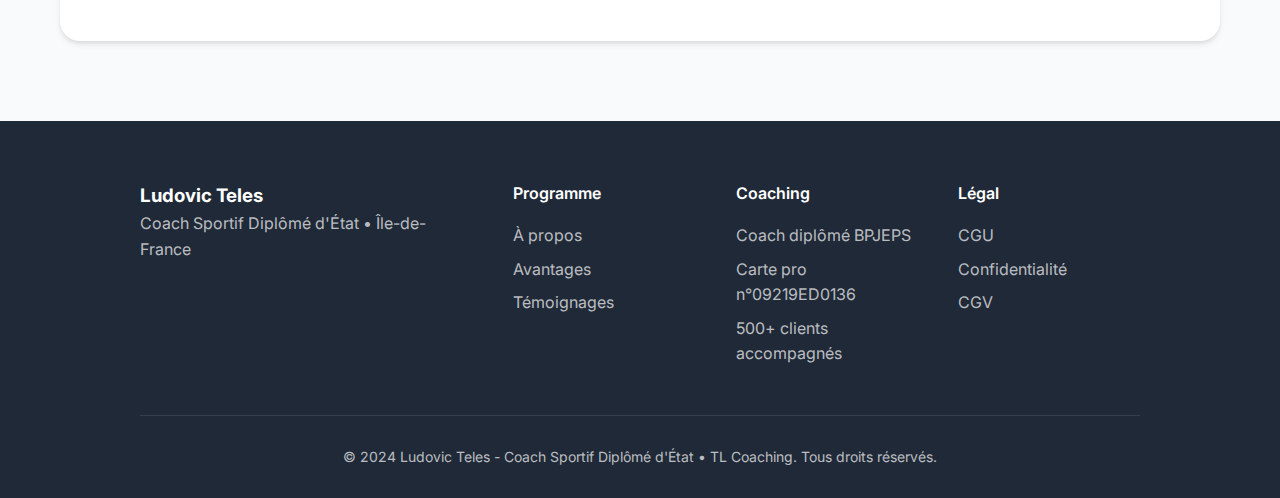
<file: confidentialite.html>
<!DOCTYPE html>
<html lang="fr">
<head>
    <meta charset="UTF-8">
    <meta name="viewport" content="width=device-width, initial-scale=1.0">
    <meta name="description" content="Politique de Confidentialité - Ludovic Teles Coach Sportif">
    <title>Confidentialité - Politique de Protection des Données | Ludovic Teles</title>
    
    <!-- Favicon -->
    <link rel="icon" type="image/x-icon" href="data:image/svg+xml,%3Csvg xmlns='http://www.w3.org/2000/svg' viewBox='0 0 100 100'%3E%3Ctext y='.9em' font-size='90'%3E💪%3C/text%3E%3C/svg%3E">
    
    <!-- Google Fonts -->
    <link rel="preconnect" href="https://fonts.googleapis.com">
    <link rel="preconnect" href="https://fonts.gstatic.com" crossorigin>
    <link href="https://fonts.googleapis.com/css2?family=Inter:wght@300;400;500;600;700;800&family=Oswald:wght@400;500;600;700&display=swap" rel="stylesheet">
    
    <!-- Styles -->
    <link rel="stylesheet" href="style.css">
</head>
<body>
    <!-- Header -->
    <header class="header">
        <div class="container">
            <div class="header-content">
                <div class="logo">
                    <h1>Ludovic Teles</h1>
                    <span class="subtitle">Coach Sportif Professionnel</span>
                </div>
                <nav class="nav">
                    <a href="index.html" class="nav-link">Accueil</a>
                    <a href="index.html#presentation" class="nav-link">À propos</a>
                    <a href="index.html#avantages" class="nav-link">Programme</a>
                    <a href="index.html#achat" class="btn btn-primary">Acheter maintenant</a>
                </nav>
            </div>
        </div>
    </header>

    <!-- Legal Content -->
    <section class="legal-content">
        <div class="container">
            <div class="legal-header">
                <h1 class="section-title">Politique de Confidentialité</h1>
                <p class="section-subtitle">Dernière mise à jour : Décembre 2024</p>
            </div>
            
            <div class="legal-body">
                <div class="legal-section">
                    <h2>1. Responsable du traitement</h2>
                    <p><strong>Ludovic Teles</strong></p>
                    <ul>
                        <li>Coach Sportif Diplômé d'État BPJEPS</li>
                        <li>Carte professionnelle n°09219ED0136</li>
                        <li>Île-de-France, France</li>
                        <li>Site web : ludovic-teles.com</li>
                    </ul>
                </div>

                <div class="legal-section">
                    <h2>2. Données collectées</h2>
                    <p>Nous collectons les données suivantes :</p>
                    
                    <h3>2.1 Données d'identification</h3>
                    <ul>
                        <li>Nom et prénom</li>
                        <li>Adresse email</li>
                        <li>Informations de paiement (via Stripe)</li>
                    </ul>

                    <h3>2.2 Données de navigation</h3>
                    <ul>
                        <li>Adresse IP</li>
                        <li>Type de navigateur</li>
                        <li>Pages consultées</li>
                        <li>Durée de visite</li>
                    </ul>

                    <h3>2.3 Données de commande</h3>
                    <ul>
                        <li>Historique des achats</li>
                        <li>Produits commandés</li>
                        <li>Montants des transactions</li>
                    </ul>
                </div>

                <div class="legal-section">
                    <h2>3. Finalités du traitement</h2>
                    <p>Vos données sont collectées pour les finalités suivantes :</p>
                    <ul>
                        <li>Gestion des commandes et livraisons</li>
                        <li>Support client et assistance</li>
                        <li>Amélioration de nos services</li>
                        <li>Communication marketing (avec consentement)</li>
                        <li>Respect des obligations légales</li>
                    </ul>
                </div>

                <div class="legal-section">
                    <h2>4. Base légale</h2>
                    <p>Le traitement de vos données est fondé sur :</p>
                    <ul>
                        <li><strong>Exécution du contrat</strong> : pour la gestion de votre commande</li>
                        <li><strong>Consentement</strong> : pour les communications marketing</li>
                        <li><strong>Obligation légale</strong> : pour la comptabilité et la fiscalité</li>
                        <li><strong>Intérêt légitime</strong> : pour l'amélioration de nos services</li>
                    </ul>
                </div>

                <div class="legal-section">
                    <h2>5. Destinataires des données</h2>
                    <p>Vos données peuvent être transmises à :</p>
                    <ul>
                        <li><strong>Stripe</strong> : pour le traitement des paiements</li>
                        <li><strong>Prestataires techniques</strong> : pour l'hébergement et la maintenance</li>
                        <li><strong>Autorités compétentes</strong> : sur demande légale</li>
                    </ul>
                    <p>Nous ne vendons jamais vos données à des tiers.</p>
                </div>

                <div class="legal-section">
                    <h2>6. Durée de conservation</h2>
                    <p>Vos données sont conservées :</p>
                    <ul>
                        <li><strong>Données de commande</strong> : 10 ans (obligation comptable)</li>
                        <li><strong>Données de contact</strong> : 3 ans après le dernier contact</li>
                        <li><strong>Données de navigation</strong> : 13 mois maximum</li>
                        <li><strong>Données marketing</strong> : jusqu'au retrait du consentement</li>
                    </ul>
                </div>

                <div class="legal-section">
                    <h2>7. Vos droits</h2>
                    <p>Conformément au RGPD, vous disposez des droits suivants :</p>
                    <ul>
                        <li><strong>Droit d'accès</strong> : connaître les données vous concernant</li>
                        <li><strong>Droit de rectification</strong> : corriger des données inexactes</li>
                        <li><strong>Droit d'effacement</strong> : supprimer vos données</li>
                        <li><strong>Droit à la portabilité</strong> : récupérer vos données</li>
                        <li><strong>Droit d'opposition</strong> : refuser le traitement</li>
                        <li><strong>Droit de limitation</strong> : limiter le traitement</li>
                    </ul>
                </div>

                <div class="legal-section">
                    <h2>8. Cookies</h2>
                    <p>Notre site utilise des cookies pour :</p>
                    <ul>
                        <li>Améliorer l'expérience utilisateur</li>
                        <li>Analyser le trafic du site</li>
                        <li>Mémoriser vos préférences</li>
                    </ul>
                    <p>Vous pouvez désactiver les cookies dans les paramètres de votre navigateur.</p>
                </div>

                <div class="legal-section">
                    <h2>9. Sécurité</h2>
                    <p>Nous mettons en œuvre des mesures de sécurité appropriées :</p>
                    <ul>
                        <li>Chiffrement SSL pour les données sensibles</li>
                        <li>Accès restreint aux données personnelles</li>
                        <li>Surveillance régulière de nos systèmes</li>
                        <li>Sauvegardes sécurisées</li>
                    </ul>
                </div>

                <div class="legal-section">
                    <h2>10. Transferts hors UE</h2>
                    <p>Certains de nos prestataires (notamment Stripe) peuvent transférer des données hors de l'Union Européenne. Ces transferts sont encadrés par des garanties appropriées (clauses contractuelles types, décisions d'adéquation).</p>
                </div>

                <div class="legal-section">
                    <h2>11. Modifications</h2>
                    <p>Nous nous réservons le droit de modifier cette politique de confidentialité. Les modifications seront publiées sur cette page avec une nouvelle date de mise à jour.</p>
                </div>

                <div class="legal-section">
                    <h2>12. Contact</h2>
                    <p>Pour exercer vos droits ou pour toute question concernant cette politique :</p>
                    <ul>
                        <li>Contactez-nous via le site web</li>
                        <li>Précisez votre demande et vos coordonnées</li>
                        <li>Nous répondrons dans un délai maximum de 30 jours</li>
                    </ul>
                </div>

                <div class="legal-section">
                    <h2>13. Autorité de contrôle</h2>
                    <p>Si vous estimez que vos droits ne sont pas respectés, vous pouvez déposer une plainte auprès de la <a href="https://www.cnil.fr" target="_blank">Commission Nationale de l'Informatique et des Libertés (CNIL)</a>.</p>
                </div>
            </div>
        </div>
    </section>

    <!-- Footer -->
    <footer class="footer">
        <div class="container">
            <div class="footer-content">
                <div class="footer-main">
                    <div class="footer-brand">
                        <h3>Ludovic Teles</h3>
                        <p>Coach Sportif Diplômé d'État • Île-de-France</p>
                    </div>
                    <div class="footer-links">
                        <div class="footer-column">
                            <h4>Programme</h4>
                            <a href="index.html#presentation">À propos</a>
                            <a href="index.html#avantages">Avantages</a>
                            <a href="index.html#temoignages">Témoignages</a>
                        </div>
                        <div class="footer-column">
                            <h4>Coaching</h4>
                            <a href="index.html#presentation">Coach diplômé BPJEPS</a>
                            <a href="index.html#presentation">Carte pro n°09219ED0136</a>
                            <a href="index.html#temoignages">500+ clients accompagnés</a>
                        </div>
                        <div class="footer-column">
                            <h4>Légal</h4>
                            <a href="cgu.html">CGU</a>
                            <a href="confidentialite.html">Confidentialité</a>
                            <a href="cgv.html">CGV</a>
                        </div>
                    </div>
                </div>
                <div class="footer-bottom">
                    <p>&copy; 2024 Ludovic Teles - Coach Sportif Diplômé d'État • TL Coaching. Tous droits réservés.</p>
                </div>
            </div>
        </div>
    </footer>

    <!-- Script -->
    <script src="script.js"></script>
</body>
</html>
</file>
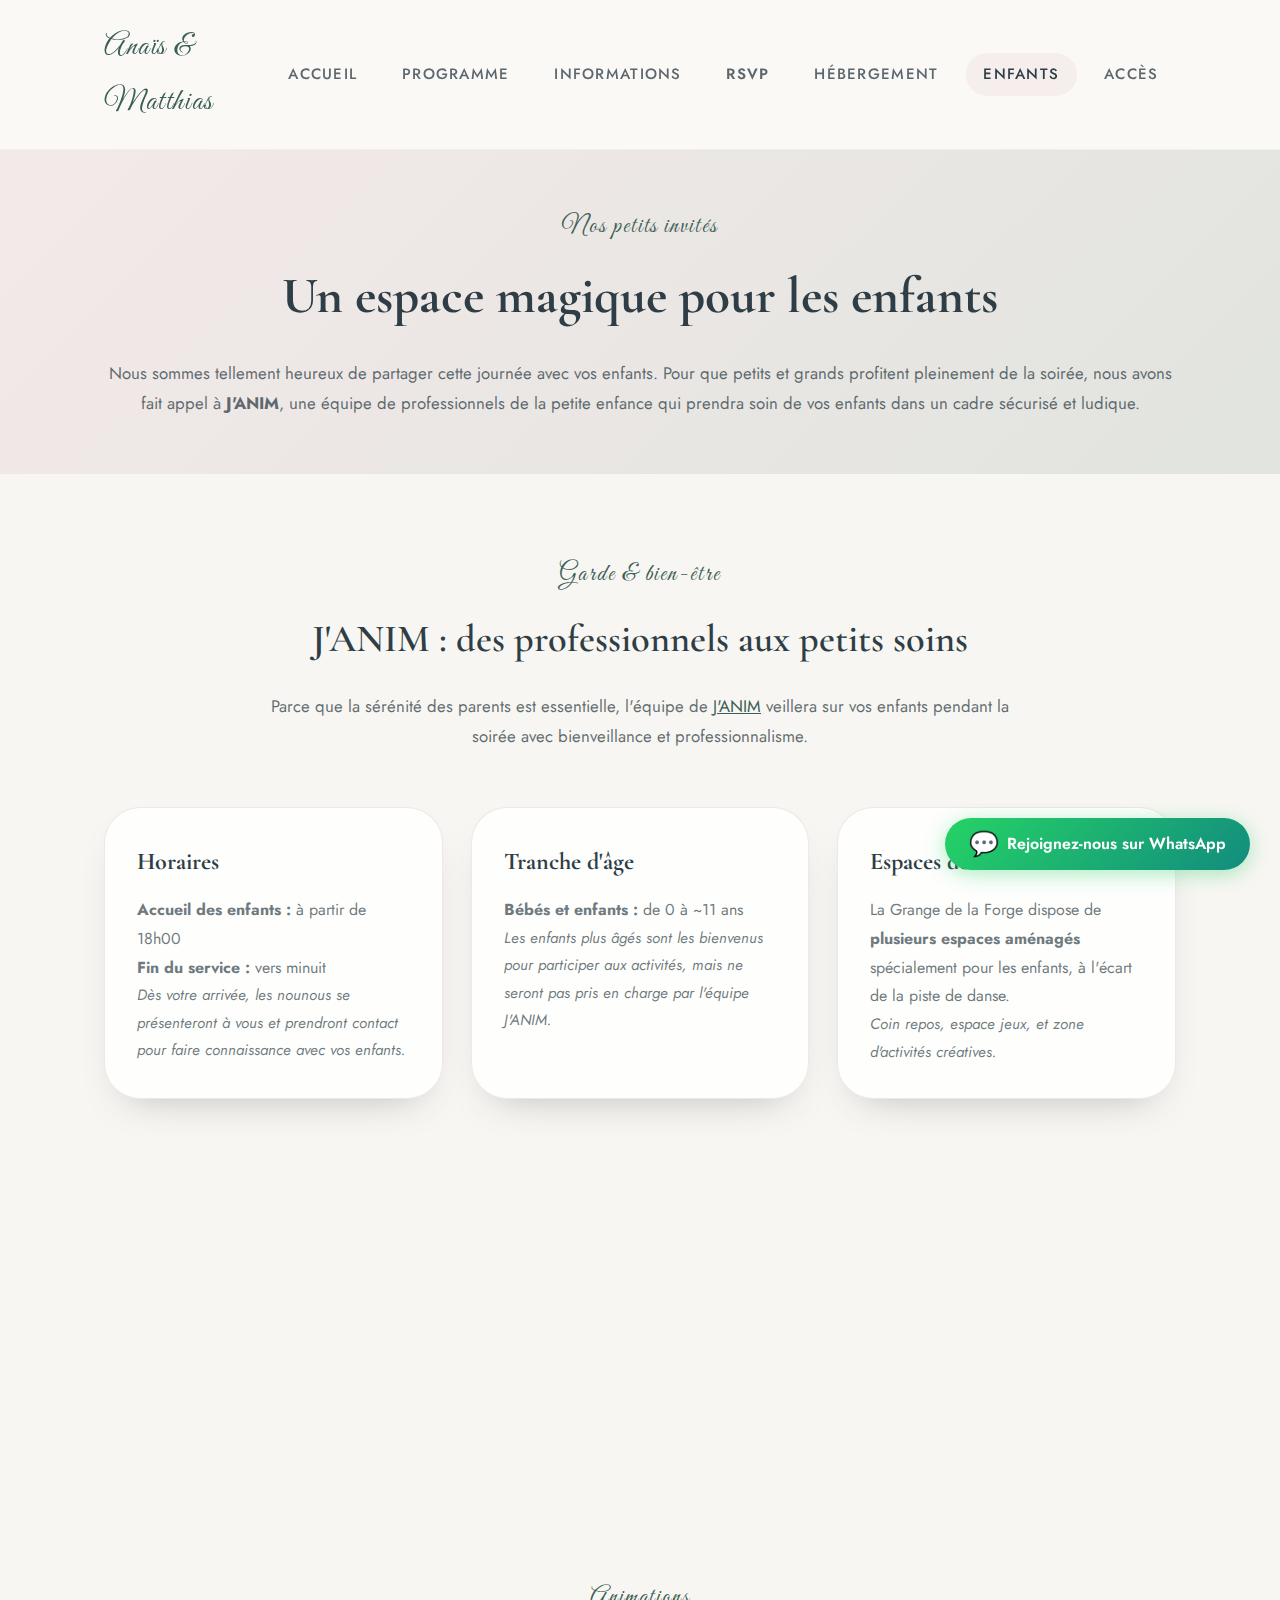
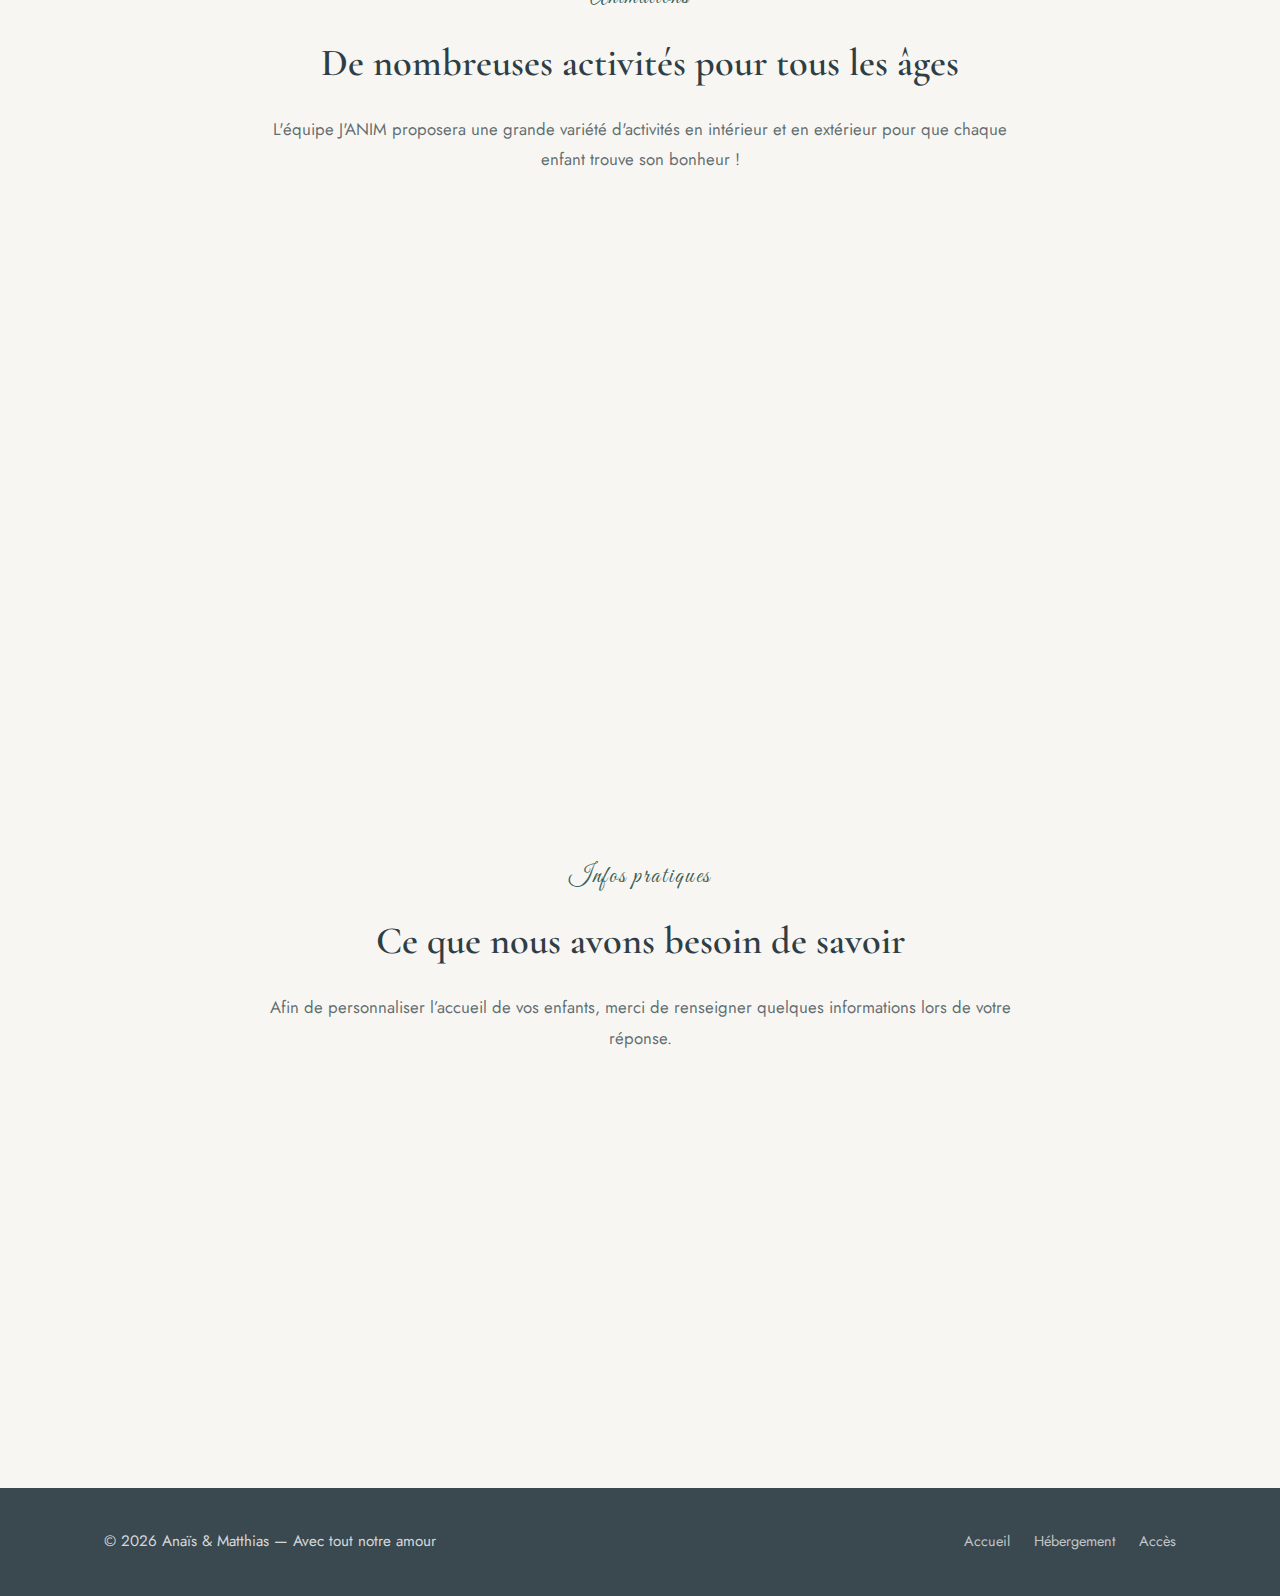
<file: enfants.html>
<!DOCTYPE html>
<html lang="fr">
<head>
    <meta charset="UTF-8">
    <meta name="viewport" content="width=device-width, initial-scale=1.0">
    <meta name="robots" content="noindex, nofollow">
    <meta name="description" content="Informations enfants pour le mariage d'Anaïs et Matthias">
    <title>Enfants - Mariage Anaïs & Matthias</title>
    <link rel="preconnect" href="https://fonts.googleapis.com">
    <link rel="preconnect" href="https://fonts.gstatic.com" crossorigin>
    <link href="https://fonts.googleapis.com/css2?family=Cormorant+Garamond:wght@400;500;600;700&family=Jost:wght@300;400;500;600&family=Great+Vibes&display=swap" rel="stylesheet">
    <link rel="stylesheet" href="css/style.css">
    <script>
        !function(t,e){var o,n,p,r;e.__SV||(window.posthog=e,e._i=[],e.init=function(i,s,a){function g(t,e){var o=e.split(".");2==o.length&&(t=t[o[0]],e=o[1]),t[e]=function(){t.push([e].concat(Array.prototype.slice.call(arguments,0)))}}(p=t.createElement("script")).type="text/javascript",p.crossOrigin="anonymous",p.async=!0,p.src=s.api_host.replace(".i.posthog.com","-assets.i.posthog.com")+"/static/array.js",(r=t.getElementsByTagName("script")[0]).parentNode.insertBefore(p,r);var u=e;for(void 0!==a?u=e[a]=[]:a="posthog",u.people=u.people||[],u.toString=function(t){var e="posthog";return"posthog"!==a&&(e+="."+a),t||(e+=" (stub)"),e},u.people.toString=function(){return u.toString(1)+".people (stub)"},o="init capture register register_once register_for_session unregister unregister_for_session getFeatureFlag getFeatureFlagPayload isFeatureEnabled reloadFeatureFlags updateEarlyAccessFeatureEnrollment getEarlyAccessFeatures on onFeatureFlags onSessionId getSurveys getActiveMatchingSurveys renderSurvey canRenderSurvey getNextSurveyStep identify setPersonProperties group resetGroups setPersonPropertiesForFlags resetPersonPropertiesForFlags setGroupPropertiesForFlags resetGroupPropertiesForFlags reset get_distinct_id getGroups get_session_id get_session_replay_url alias set_config startSessionRecording stopSessionRecording sessionRecordingStarted captureException loadToolbar get_property getSessionProperty createPersonProfile opt_in_capturing opt_out_capturing has_opted_in_capturing has_opted_out_capturing clear_opt_in_out_capturing debug".split(" "),n=0;n<o.length;n++)g(u,o[n]);e._i.push([i,s,a])},e.__SV=1)}(document,window.posthog||[]);
        posthog.init('phc_wIPivy8g3etLWyHOKfWU90d5ycpluCWFrhDvseykvO9', {
            api_host: 'https://eu.i.posthog.com',
            defaults: '2025-05-24',
            person_profiles: 'always', // or 'always' to create profiles for anonymous users as well
        })
    </script>
</head>
<body class="theme-pearl">
    <header class="site-header">
        <nav class="navbar">
            <div class="container nav-container">
                <a class="nav-brand" href="index.html" aria-label="Retour à l'accueil">Anaïs & Matthias</a>
                <button class="nav-toggle" id="navToggle" aria-label="Ouvrir le menu">
                    <span></span>
                    <span></span>
                    <span></span>
                </button>
                <ul class="nav-menu" id="navMenu">
                    <li><a href="index.html" class="nav-link">Accueil</a></li>
                    <li><a href="index.html#programme" class="nav-link">Programme</a></li>
                    <li><a href="index.html#infos" class="nav-link">Informations</a></li>
                    <li><a href="index.html#rsvp" class="nav-link nav-link--accent">RSVP</a></li>
                    <li><a href="hebergement.html" class="nav-link">Hébergement</a></li>
                    <li><a href="enfants.html" class="nav-link active">Enfants</a></li>
                    <li><a href="acces.html" class="nav-link">Accès</a></li>
                </ul>
            </div>
        </nav>
    </header>

    <main>
        <section class="page-hero">
            <div class="container">
                <p class="section-kicker">Nos petits invités</p>
                <h1>Un espace magique pour les enfants</h1>
                <p class="section-intro">Nous sommes tellement heureux de partager cette journée avec vos enfants. Pour que petits et grands profitent pleinement de la soirée, nous avons fait appel à <strong>J'ANIM</strong>, une équipe de professionnels de la petite enfance qui prendra soin de vos enfants dans un cadre sécurisé et ludique.</p>
            </div>
        </section>

        <section class="page-section">
            <div class="container">
                <div class="section-header">
                    <p class="section-kicker">Garde & bien-être</p>
                    <h2 class="section-title">J'ANIM : des professionnels aux petits soins</h2>
                    <p class="section-intro">Parce que la sérénité des parents est essentielle, l'équipe de <a href="https://www.animatriceenfant.com/" target="_blank" rel="noopener noreferrer" style="color: var(--color-forest); text-decoration: underline;">J'ANIM</a> veillera sur vos enfants pendant la soirée avec bienveillance et professionnalisme.</p>
                </div>
                <div class="card-grid">
                    <article class="info-card">
                        <h3>Horaires</h3>
                        <p><strong>Accueil des enfants :</strong> à partir de 18h00</p>
                        <p><strong>Fin du service :</strong> vers minuit</p>
                        <p class="subtle-note">Dès votre arrivée, les nounous se présenteront à vous et prendront contact pour faire connaissance avec vos enfants.</p>
                    </article>
                    <article class="info-card">
                        <h3>Tranche d'âge</h3>
                        <p><strong>Bébés et enfants :</strong> de 0 à ~11 ans</p>
                        <p class="subtle-note">Les enfants plus âgés sont les bienvenus pour participer aux activités, mais ne seront pas pris en charge par l'équipe J'ANIM.</p>
                    </article>
                    <article class="info-card">
                        <h3>Espaces dédiés</h3>
                        <p>La Grange de la Forge dispose de <strong>plusieurs espaces aménagés</strong> spécialement pour les enfants, à l'écart de la piste de danse.</p>
                        <p class="subtle-note">Coin repos, espace jeux, et zone d'activités créatives.</p>
                    </article>
                    <article class="info-card">
                        <h3>Pour les tout-petits</h3>
                        <p>Une <strong>nounou dédiée</strong> prendra soin des bébés : change, biberon, bercement, selon vos souhaits.</p>
                        <p class="subtle-note">N'hésitez pas à nous préciser les habitudes et besoins de votre bébé lors de votre RSVP.</p>
                    </article>
                </div>
            </div>
        </section>

        <section class="page-section">
            <div class="container">
                <div class="section-header">
                    <p class="section-kicker">Animations</p>
                    <h2 class="section-title">De nombreuses activités pour tous les âges</h2>
                    <p class="section-intro">L'équipe J'ANIM proposera une grande variété d'activités en intérieur et en extérieur pour que chaque enfant trouve son bonheur !</p>
                </div>
                <div class="card-grid">
                    <article class="info-card">
                        <h3>Avant le repas</h3>
                        <ul class="location-list">
                            <li>Accueil des enfants et présentation auprès des parents</li>
                            <li>Mini toboggan, jeux en bois et jeux musicaux</li>
                            <li>Grands jeux collectifs en extérieur (selon météo)</li>
                            <li>Tatouages éphémères (avec accord des parents)</li>
                        </ul>
                        <p class="subtle-note">Supervision totale du repas pour que les parents profitent de la soirée !</p>
                    </article>
                    <article class="info-card">
                        <h3>Après le repas (Ateliers)</h3>
                        <ul class="location-list">
                            <li>Dessin, coloriage et pâte à modeler</li>
                            <li>Perles à repasser (figurines, colliers...)</li>
                            <li>Création de marque-pages et porte-clés en bois</li>
                            <li>Création de bracelets (élastique loom, perles, lettres)</li>
                            <li>Création de masques</li>
                            <li>Jeux de société (1er âge à ado) et dessins animés</li>
                        </ul>
                    </article>
                    <article class="info-card">
                        <h3>Espace bébés & repos</h3>
                        <p>Création d'un espace « bébés » avec gros tapis en mousse et jeux 1er âge.</p>
                        <p class="subtle-note">Merci de prévoir un doudou et une tenue confortable pour votre enfant.</p>
                    </article>
                </div>
            </div>
        </section>

        <section class="page-section">
            <div class="container">
                <div class="section-header">
                    <p class="section-kicker">Infos pratiques</p>
                    <h2 class="section-title">Ce que nous avons besoin de savoir</h2>
                    <p class="section-intro">Afin de personnaliser l’accueil de vos enfants, merci de renseigner quelques informations lors de votre réponse.</p>
                </div>
                <div class="card-grid">
                    <article class="info-card">
                        <h3>Âges & particularités</h3>
                        <p>Précisez l’âge de chaque enfant, ses habitudes de sommeil, éventuelles allergies ou besoins spécifiques.</p>
                    </article>
                    <article class="info-card">
                        <h3>Repas & collations</h3>
                        <p>Un buffet gourmand adapté leur sera dédié. Faites-nous savoir toute restriction alimentaire.</p>
                    </article>
                    <article class="info-card">
                        <h3>Kit à prévoir</h3>
                        <ul class="location-list">
                            <li>Doudou</li>
                            <li>Change pour les tout-petits</li>
                            <li>Couches, lingettes, biberons etc. pour les bébés</li>
                            <li>Lit parapluie</li>
                        </ul>
                    </article>
                </div>
            </div>
        </section>
    </main>

    <footer class="site-footer">
        <div class="container footer-inner">
            <p>&copy; 2026 Anaïs & Matthias — Avec tout notre amour</p>
            <div class="footer-links">
                <a href="index.html">Accueil</a>
                <a href="hebergement.html">Hébergement</a>
                <a href="acces.html">Accès</a>
            </div>
        </div>
    </footer>

    <!-- Floating WhatsApp Button Container -->
    <div id="whatsapp-container"></div>

    <script src="js/main.js"></script>
    <script src="js/whatsapp-float.js"></script>
</body>
</html>
</file>
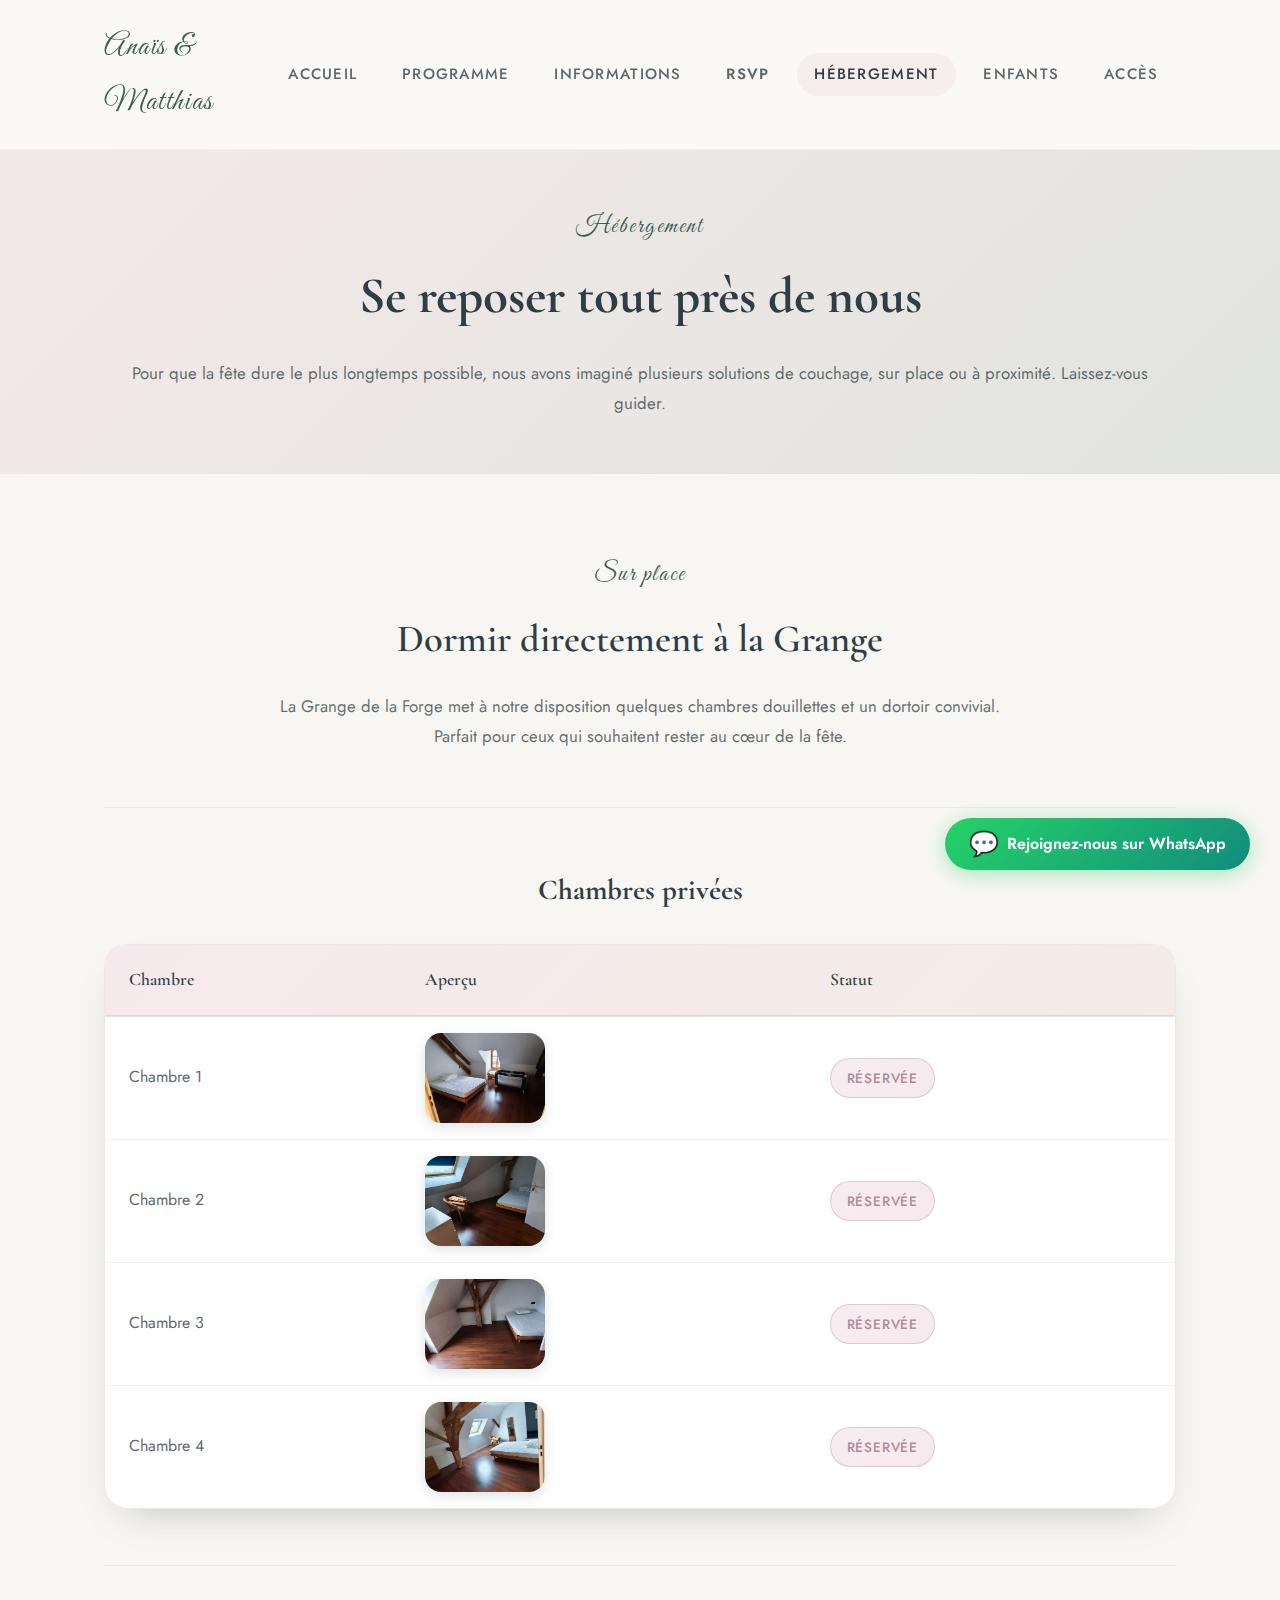
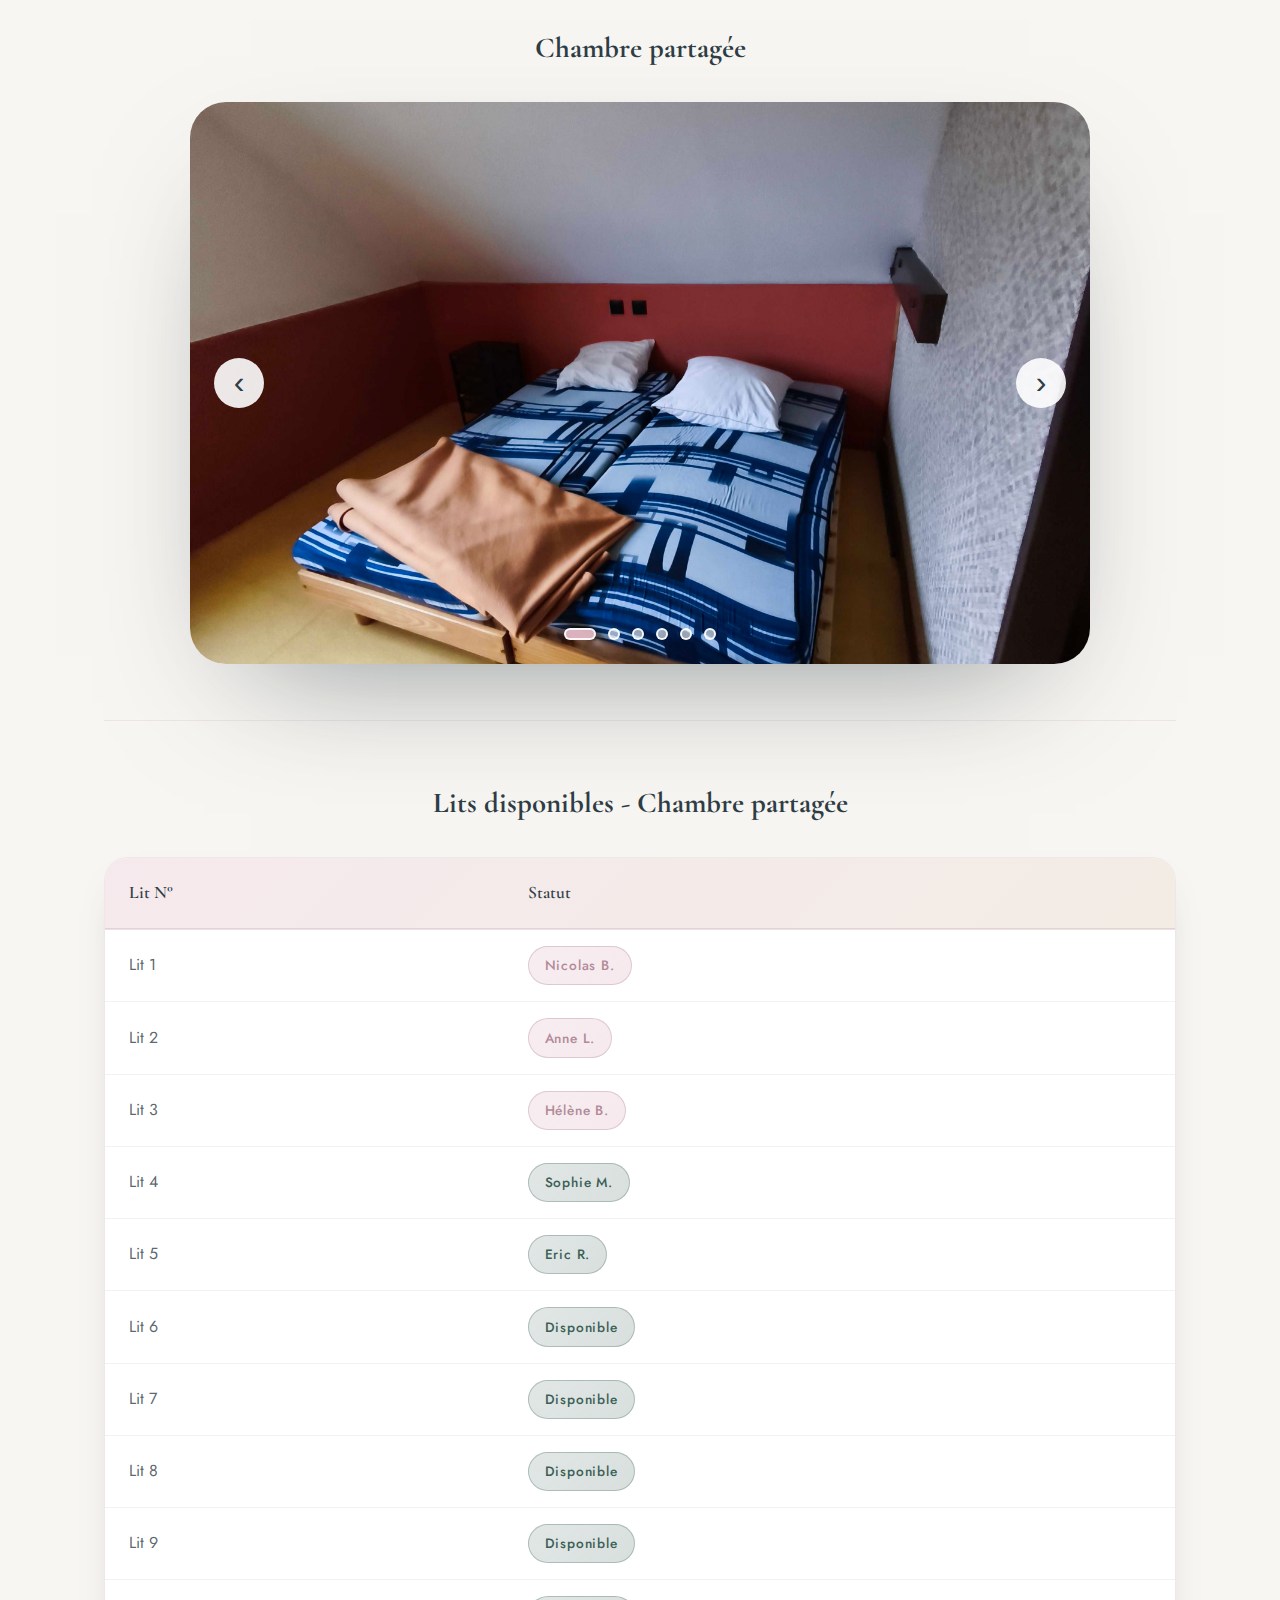
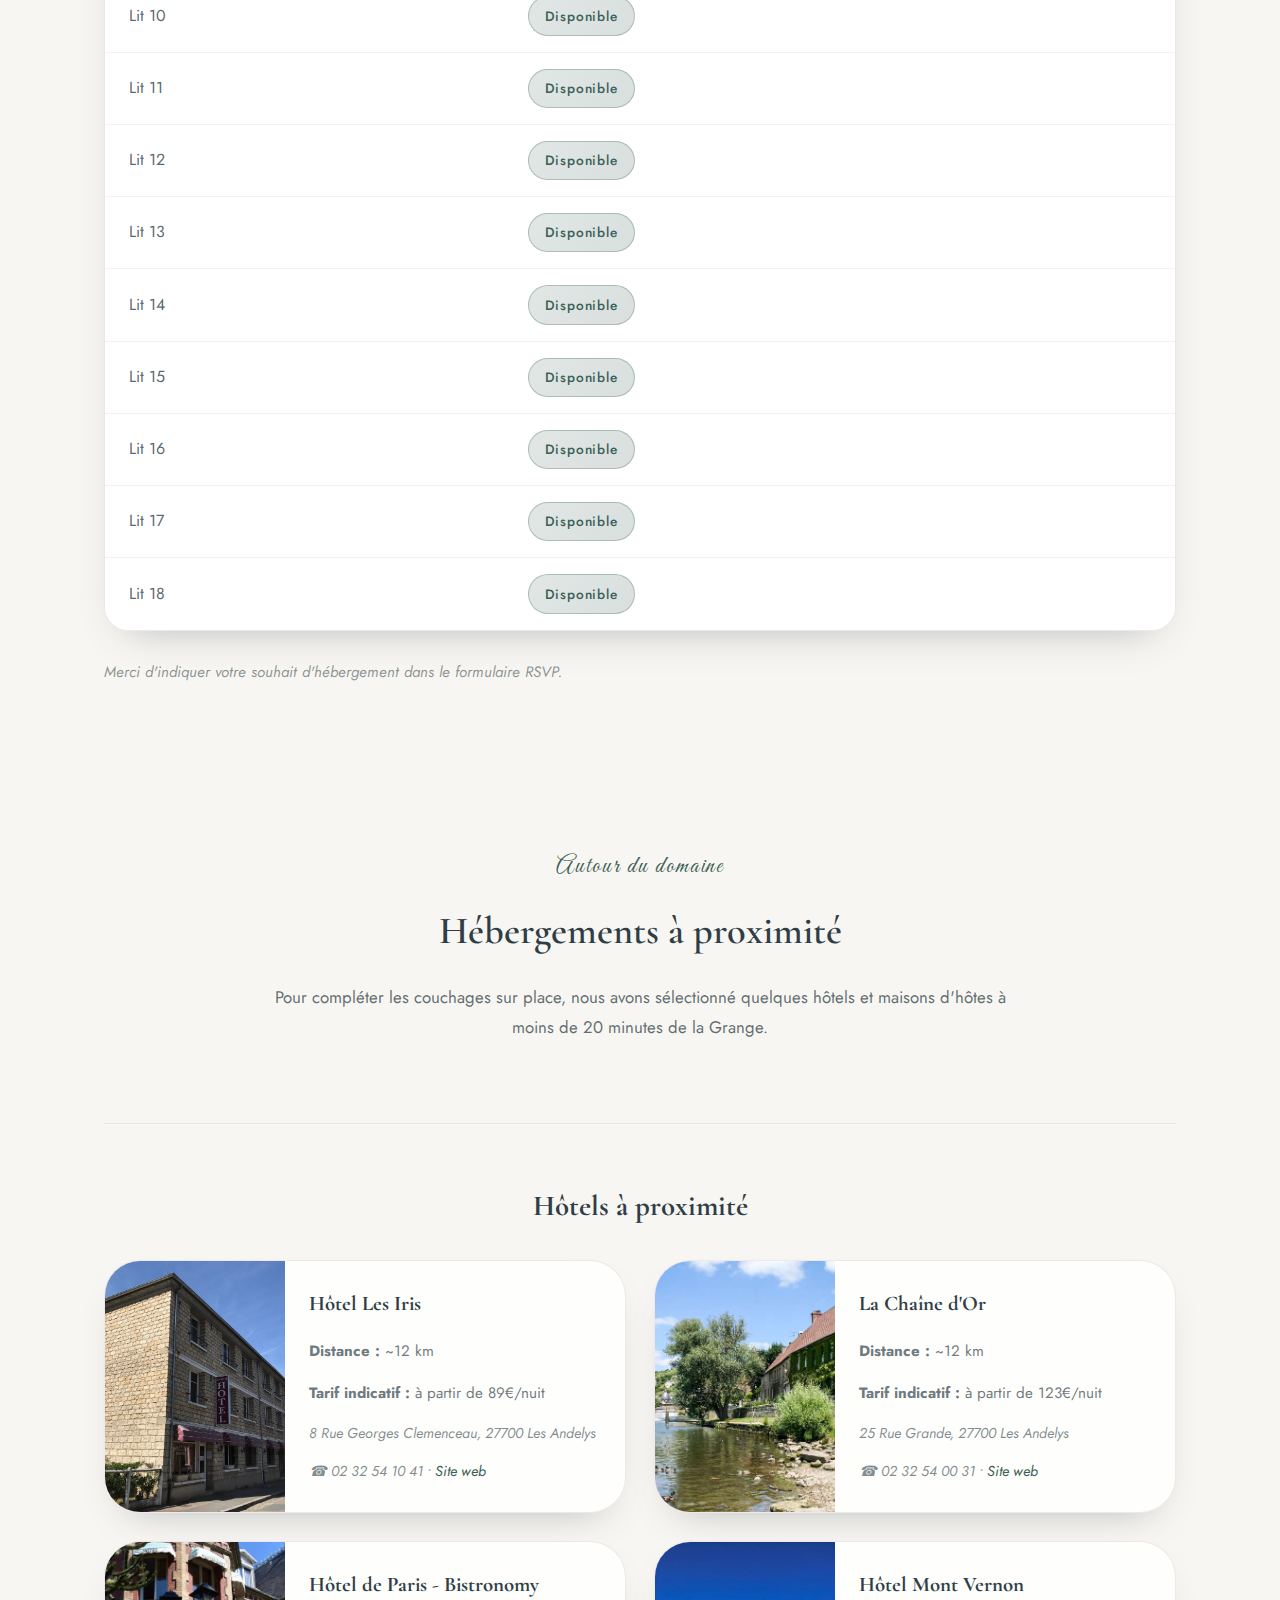
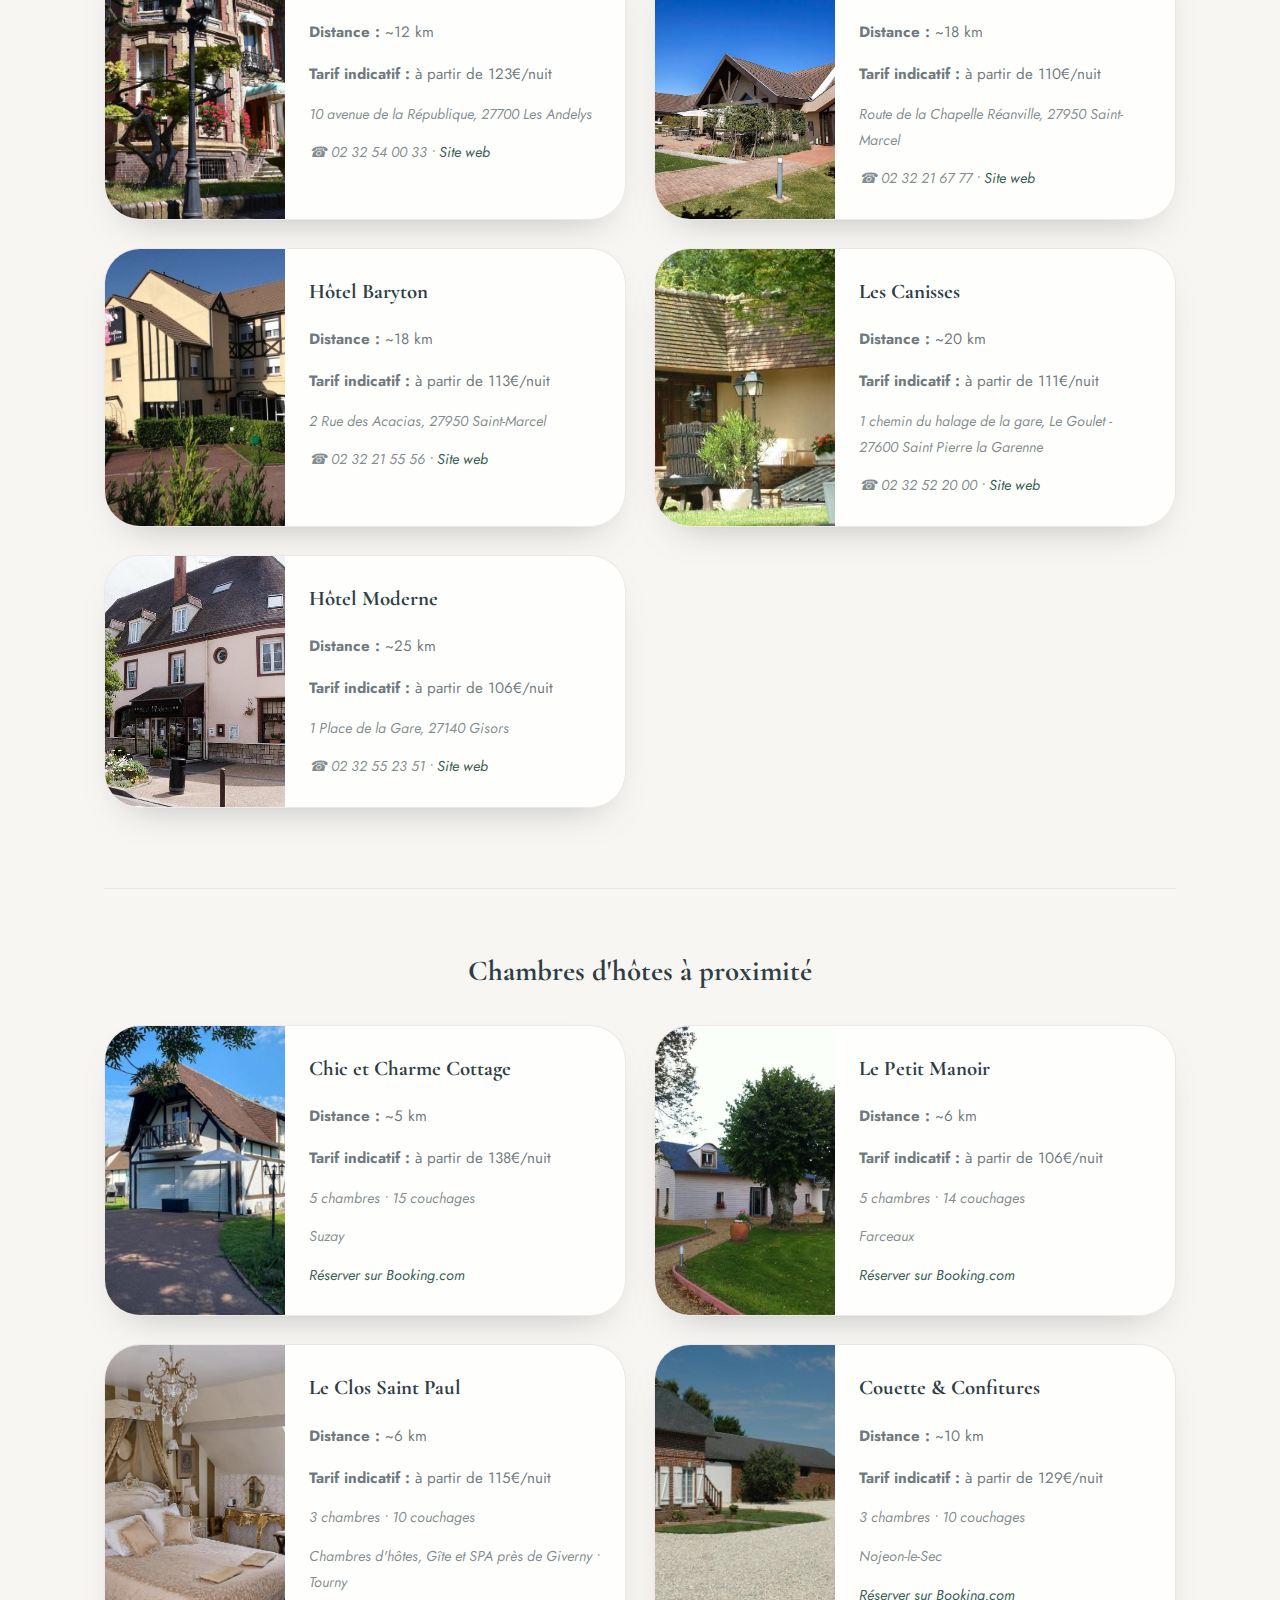
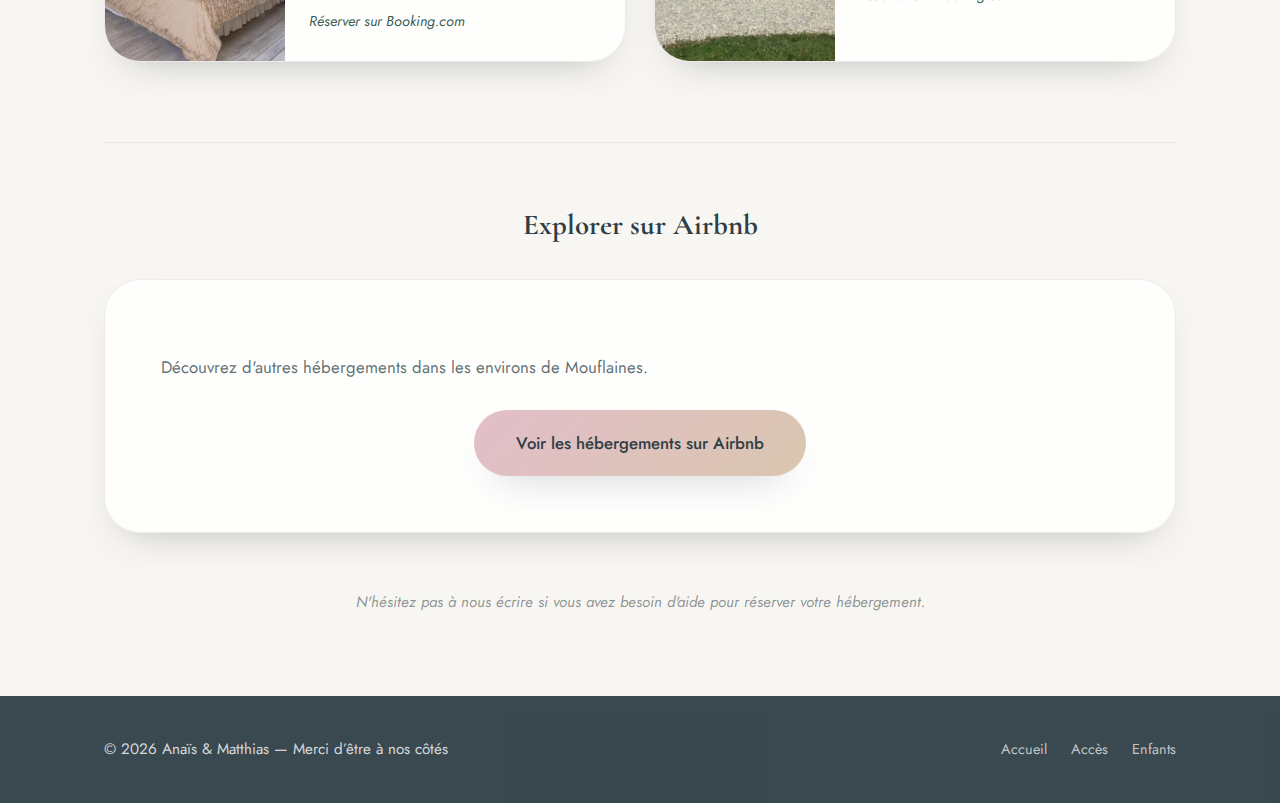
<file: hebergement.html>
<!DOCTYPE html>
<html lang="fr">
<head>
    <meta charset="UTF-8">
    <meta name="viewport" content="width=device-width, initial-scale=1.0">
    <meta name="robots" content="noindex, nofollow">
    <meta name="description" content="Hébergement pour le mariage d'Anaïs et Matthias">
    <title>Hébergement - Mariage Anaïs & Matthias</title>
    <link rel="preconnect" href="https://fonts.googleapis.com">
    <link rel="preconnect" href="https://fonts.gstatic.com" crossorigin>
    <link href="https://fonts.googleapis.com/css2?family=Cormorant+Garamond:wght@400;500;600;700&family=Jost:wght@300;400;500;600&family=Great+Vibes&display=swap" rel="stylesheet">
    <link rel="stylesheet" href="css/style.css">
    <script>
        !function(t,e){var o,n,p,r;e.__SV||(window.posthog=e,e._i=[],e.init=function(i,s,a){function g(t,e){var o=e.split(".");2==o.length&&(t=t[o[0]],e=o[1]),t[e]=function(){t.push([e].concat(Array.prototype.slice.call(arguments,0)))}}(p=t.createElement("script")).type="text/javascript",p.crossOrigin="anonymous",p.async=!0,p.src=s.api_host.replace(".i.posthog.com","-assets.i.posthog.com")+"/static/array.js",(r=t.getElementsByTagName("script")[0]).parentNode.insertBefore(p,r);var u=e;for(void 0!==a?u=e[a]=[]:a="posthog",u.people=u.people||[],u.toString=function(t){var e="posthog";return"posthog"!==a&&(e+="."+a),t||(e+=" (stub)"),e},u.people.toString=function(){return u.toString(1)+".people (stub)"},o="init capture register register_once register_for_session unregister unregister_for_session getFeatureFlag getFeatureFlagPayload isFeatureEnabled reloadFeatureFlags updateEarlyAccessFeatureEnrollment getEarlyAccessFeatures on onFeatureFlags onSessionId getSurveys getActiveMatchingSurveys renderSurvey canRenderSurvey getNextSurveyStep identify setPersonProperties group resetGroups setPersonPropertiesForFlags resetPersonPropertiesForFlags setGroupPropertiesForFlags resetGroupPropertiesForFlags reset get_distinct_id getGroups get_session_id get_session_replay_url alias set_config startSessionRecording stopSessionRecording sessionRecordingStarted captureException loadToolbar get_property getSessionProperty createPersonProfile opt_in_capturing opt_out_capturing has_opted_in_capturing has_opted_out_capturing clear_opt_in_out_capturing debug".split(" "),n=0;n<o.length;n++)g(u,o[n]);e._i.push([i,s,a])},e.__SV=1)}(document,window.posthog||[]);
        posthog.init('phc_wIPivy8g3etLWyHOKfWU90d5ycpluCWFrhDvseykvO9', {
            api_host: 'https://eu.i.posthog.com',
            defaults: '2025-05-24',
            person_profiles: 'always', // or 'always' to create profiles for anonymous users as well
        })
    </script>
</head>
<body class="theme-pearl">
    <header class="site-header">
        <nav class="navbar">
            <div class="container nav-container">
                <a class="nav-brand" href="index.html" aria-label="Retour à l'accueil">Anaïs & Matthias</a>
                <button class="nav-toggle" id="navToggle" aria-label="Ouvrir le menu">
                    <span></span>
                    <span></span>
                    <span></span>
                </button>
                <ul class="nav-menu" id="navMenu">
                    <li><a href="index.html" class="nav-link">Accueil</a></li>
                    <li><a href="index.html#programme" class="nav-link">Programme</a></li>
                    <li><a href="index.html#infos" class="nav-link">Informations</a></li>
                    <li><a href="index.html#rsvp" class="nav-link nav-link--accent">RSVP</a></li>
                    <li><a href="hebergement.html" class="nav-link active">Hébergement</a></li>
                    <li><a href="enfants.html" class="nav-link">Enfants</a></li>
                    <li><a href="acces.html" class="nav-link">Accès</a></li>
                </ul>
            </div>
        </nav>
    </header>

    <main>
        <section class="page-hero">
            <div class="container">
                <p class="section-kicker">Hébergement</p>
                <h1>Se reposer tout près de nous</h1>
                <p class="section-intro">Pour que la fête dure le plus longtemps possible, nous avons imaginé plusieurs solutions de couchage, sur place ou à proximité. Laissez-vous guider.</p>
            </div>
        </section>

        <section class="page-section">
            <div class="container">
                <div class="section-header">
                    <p class="section-kicker">Sur place</p>
                    <h2 class="section-title">Dormir directement à la Grange</h2>
                    <p class="section-intro">La Grange de la Forge met à notre disposition quelques chambres douillettes et un dortoir convivial. Parfait pour ceux qui souhaitent rester au cœur de la fête.</p>
                </div>

                <!-- Individual Rooms Table -->
                <div class="rooms-section">
                    <h3 class="rooms-section-title">Chambres privées</h3>
                    <div class="rooms-table-wrapper">
                        <table class="rooms-table">
                            <thead>
                                <tr>
                                    <th>Chambre</th>
                                    <th>Aperçu</th>
                                    <th>Statut</th>
                                </tr>
                            </thead>
                            <tbody>
                                <tr>
                                    <td data-label="Chambre">Chambre 1</td>
                                    <td data-label="Aperçu">
                                        <img src="images/rooms/room1.jpg" alt="Chambre 1" class="room-thumbnail">
                                    </td>
                                    <td data-label="Statut">
                                        <span class="status-badge status-booked">Réservée</span>
                                    </td>
                                </tr>
                                <tr>
                                    <td data-label="Chambre">Chambre 2</td>
                                    <td data-label="Aperçu">
                                        <img src="images/rooms/room2.jpg" alt="Chambre 2" class="room-thumbnail">
                                    </td>
                                    <td data-label="Statut">
                                        <span class="status-badge status-booked">Réservée</span>
                                    </td>
                                </tr>
                                <tr>
                                    <td data-label="Chambre">Chambre 3</td>
                                    <td data-label="Aperçu">
                                        <img src="images/rooms/room3.jpg" alt="Chambre 3" class="room-thumbnail">
                                    </td>
                                    <td data-label="Statut">
                                        <span class="status-badge status-booked">Réservée</span>
                                    </td>
                                </tr>
                                <tr>
                                    <td data-label="Chambre">Chambre 4</td>
                                    <td data-label="Aperçu">
                                        <img src="images/rooms/room4.jpg" alt="Chambre 4" class="room-thumbnail">
                                    </td>
                                    <td data-label="Statut">
                                        <span class="status-badge status-booked">Réservée</span>
                                    </td>
                                </tr>
                            </tbody>
                        </table>
                    </div>
                </div>

                <!-- Shared Bedroom Carousel -->
                <div class="rooms-section">
                    <h3 class="rooms-section-title">Chambre partagée</h3>
                    <div class="carousel-container">
                        <div class="carousel">
                            <div class="carousel-slides" id="carouselSlides">
                                <img src="images/rooms/shared1.jpg" alt="Chambre partagée - Vue 1" class="carousel-slide active">
                                <img src="images/rooms/shared2.jpg" alt="Chambre partagée - Vue 2" class="carousel-slide">
                                <img src="images/rooms/shared3.jpg" alt="Chambre partagée - Vue 3" class="carousel-slide">
                                <img src="images/rooms/shared4.jpg" alt="Chambre partagée - Vue 4" class="carousel-slide">
                                <img src="images/rooms/shared5.jpg" alt="Chambre partagée - Vue 5" class="carousel-slide">
                                <img src="images/rooms/shared6.jpg" alt="Chambre partagée - Vue 6" class="carousel-slide">
                            </div>
                            <button class="carousel-btn carousel-btn-prev" id="carouselPrev" aria-label="Image précédente">‹</button>
                            <button class="carousel-btn carousel-btn-next" id="carouselNext" aria-label="Image suivante">›</button>
                            <div class="carousel-indicators" id="carouselIndicators">
                                <button class="indicator active" data-slide="0" aria-label="Image 1"></button>
                                <button class="indicator" data-slide="1" aria-label="Image 2"></button>
                                <button class="indicator" data-slide="2" aria-label="Image 3"></button>
                                <button class="indicator" data-slide="3" aria-label="Image 4"></button>
                                <button class="indicator" data-slide="4" aria-label="Image 5"></button>
                                <button class="indicator" data-slide="5" aria-label="Image 6"></button>
                            </div>
                        </div>
                    </div>
                </div>

                <!-- Shared Bedroom Beds Table -->
                <div class="rooms-section">
                    <h3 class="rooms-section-title">Lits disponibles - Chambre partagée</h3>
                    <div class="rooms-table-wrapper">
                        <table class="rooms-table beds-table">
                            <thead>
                                <tr>
                                    <th>Lit N°</th>
                                    <th>Statut</th>
                                </tr>
                            </thead>
                            <tbody>
                                <tr>
                                    <td data-label="Lit N°">Lit 1</td>
                                    <td data-label="Statut">
                                        <span class="status-badge status-booked">Nicolas B.</span>
                                    </td>
                                </tr>
                                <tr>
                                    <td data-label="Lit N°">Lit 2</td>
                                    <td data-label="Statut">
                                        <span class="status-badge status-booked">Anne L.</span>
                                    </td>
                                </tr>
                                <tr>
                                    <td data-label="Lit N°">Lit 3</td>
                                    <td data-label="Statut">
                                        <span class="status-badge status-booked">Hélène B.</span>
                                    </td>
                                </tr>
                                <tr>
                                    <td data-label="Lit N°">Lit 4</td>
                                    <td data-label="Statut">
                                        <span class="status-badge status-available">Sophie M.</span>
                                    </td>
                                </tr>
                                <tr>
                                    <td data-label="Lit N°">Lit 5</td>
                                    <td data-label="Statut">
                                        <span class="status-badge status-available">Eric R.</span>
                                    </td>
                                </tr>
                                <tr>
                                    <td data-label="Lit N°">Lit 6</td>
                                    <td data-label="Statut">
                                        <span class="status-badge status-available">Disponible</span>
                                    </td>
                                </tr>
                                <tr>
                                    <td data-label="Lit N°">Lit 7</td>
                                    <td data-label="Statut">
                                        <span class="status-badge status-available">Disponible</span>
                                    </td>
                                </tr>
                                <tr>
                                    <td data-label="Lit N°">Lit 8</td>
                                    <td data-label="Statut">
                                        <span class="status-badge status-available">Disponible</span>
                                    </td>
                                </tr>
                                <tr>
                                    <td data-label="Lit N°">Lit 9</td>
                                    <td data-label="Statut">
                                        <span class="status-badge status-available">Disponible</span>
                                    </td>
                                </tr>
                                <tr>
                                    <td data-label="Lit N°">Lit 10</td>
                                    <td data-label="Statut">
                                        <span class="status-badge status-available">Disponible</span>
                                    </td>
                                </tr>
                                <tr>
                                    <td data-label="Lit N°">Lit 11</td>
                                    <td data-label="Statut">
                                        <span class="status-badge status-available">Disponible</span>
                                    </td>
                                </tr>
                                <tr>
                                    <td data-label="Lit N°">Lit 12</td>
                                    <td data-label="Statut">
                                        <span class="status-badge status-available">Disponible</span>
                                    </td>
                                </tr>
                                <tr>
                                    <td data-label="Lit N°">Lit 13</td>
                                    <td data-label="Statut">
                                        <span class="status-badge status-available">Disponible</span>
                                    </td>
                                </tr>
                                <tr>
                                    <td data-label="Lit N°">Lit 14</td>
                                    <td data-label="Statut">
                                        <span class="status-badge status-available">Disponible</span>
                                    </td>
                                </tr>
                                <tr>
                                    <td data-label="Lit N°">Lit 15</td>
                                    <td data-label="Statut">
                                        <span class="status-badge status-available">Disponible</span>
                                    </td>
                                </tr>
                                <tr>
                                    <td data-label="Lit N°">Lit 16</td>
                                    <td data-label="Statut">
                                        <span class="status-badge status-available">Disponible</span>
                                    </td>
                                </tr>
                                <tr>
                                    <td data-label="Lit N°">Lit 17</td>
                                    <td data-label="Statut">
                                        <span class="status-badge status-available">Disponible</span>
                                    </td>
                                </tr>
                                <tr>
                                    <td data-label="Lit N°">Lit 18</td>
                                    <td data-label="Statut">
                                        <span class="status-badge status-available">Disponible</span>
                                    </td>
                                </tr>
                            </tbody>
                        </table>
                    </div>
                    <p class="subtle-note" style="margin-top: var(--space-md);">Merci d'indiquer votre souhait d'hébergement dans le formulaire RSVP.</p>
                </div>
            </div>
        </section>

        <section class="page-section">
            <div class="container">
                <div class="section-header">
                    <p class="section-kicker">Autour du domaine</p>
                    <h2 class="section-title">Hébergements à proximité</h2>
                    <p class="section-intro">Pour compléter les couchages sur place, nous avons sélectionné quelques hôtels et maisons d'hôtes à moins de 20 minutes de la Grange.</p>
                </div>

                <!-- Hotels Section -->
                <div class="accommodation-subsection">
                    <h3 class="accommodation-subtitle">Hôtels à proximité</h3>
                    <div class="hotels-grid">
                        <article class="hotel-card">
                            <div class="hotel-image">
                                <img src="images/hotels/hotel-les-iris.jpg" alt="Hôtel Les Iris" onerror="this.src='images/placeholders/placeholder1.svg'">
                            </div>
                            <div class="hotel-info">
                                <h4>Hôtel Les Iris</h4>
                                <p><strong>Distance :</strong> ~12 km</p>
                                <p><strong>Tarif indicatif :</strong> à partir de 89€/nuit</p>
                                <p class="subtle-note">8 Rue Georges Clemenceau, 27700 Les Andelys</p>
                                <p class="subtle-note">☎ 02 32 54 10 41 • <a href="https://www.hotellesiris.fr/fr" target="_blank" rel="noopener noreferrer">Site web</a></p>
                            </div>
                        </article>
                        <article class="hotel-card">
                            <div class="hotel-image">
                                <img src="images/hotels/la-chaine-dor.jpg" alt="La Chaîne d'Or" onerror="this.src='images/placeholders/placeholder2.svg'">
                            </div>
                            <div class="hotel-info">
                                <h4>La Chaîne d'Or</h4>
                                <p><strong>Distance :</strong> ~12 km</p>
                                <p><strong>Tarif indicatif :</strong> à partir de 123€/nuit</p>
                                <p class="subtle-note">25 Rue Grande, 27700 Les Andelys</p>
                                <p class="subtle-note">☎ 02 32 54 00 31 • <a href="http://www.hotel-lachainedor.com/fr" target="_blank" rel="noopener noreferrer">Site web</a></p>
                            </div>
                        </article>
                        <article class="hotel-card">
                            <div class="hotel-image">
                                <img src="images/hotels/bistronomy.jpg" alt="Hôtel de Paris - Bistronomy" onerror="this.src='images/placeholders/placeholder3.svg'">
                            </div>
                            <div class="hotel-info">
                                <h4>Hôtel de Paris - Bistronomy</h4>
                        <p><strong>Distance :</strong> ~12 km</p>
                                <p><strong>Tarif indicatif :</strong> à partir de 123€/nuit</p>
                                <p class="subtle-note">10 avenue de la République, 27700 Les Andelys</p>
                                <p class="subtle-note">☎ 02 32 54 00 33 • <a href="https://www.bistronomy.fr" target="_blank" rel="noopener noreferrer">Site web</a></p>
                            </div>
                        </article>
                        <article class="hotel-card">
                            <div class="hotel-image">
                                <img src="images/hotels/hotel-mont-vernon.jpg" alt="Hôtel Mont Vernon" onerror="this.src='images/placeholders/placeholder4.svg'">
                            </div>
                            <div class="hotel-info">
                                <h4>Hôtel Mont Vernon</h4>
                                <p><strong>Distance :</strong> ~18 km</p>
                                <p><strong>Tarif indicatif :</strong> à partir de 110€/nuit</p>
                                <p class="subtle-note">Route de la Chapelle Réanville, 27950 Saint-Marcel</p>
                                <p class="subtle-note">☎ 02 32 21 67 77 • <a href="https://www.hotelmont-vernon.com" target="_blank" rel="noopener noreferrer">Site web</a></p>
                            </div>
                        </article>
                        <article class="hotel-card">
                            <div class="hotel-image">
                                <img src="images/hotels/hotel-baryton.jpg" alt="Hôtel Baryton" onerror="this.src='images/placeholders/placeholder1.svg'">
                            </div>
                            <div class="hotel-info">
                                <h4>Hôtel Baryton</h4>
                                <p><strong>Distance :</strong> ~18 km</p>
                                <p><strong>Tarif indicatif :</strong> à partir de 113€/nuit</p>
                                <p class="subtle-note">2 Rue des Acacias, 27950 Saint-Marcel</p>
                                <p class="subtle-note">☎ 02 32 21 55 56 • <a href="https://www.hotelbaryton.com" target="_blank" rel="noopener noreferrer">Site web</a></p>
                            </div>
                    </article>
                        <article class="hotel-card">
                            <div class="hotel-image">
                                <img src="images/hotels/les-canisses.jpg" alt="Les Canisses" onerror="this.src='images/placeholders/placeholder2.svg'">
                            </div>
                            <div class="hotel-info">
                                <h4>Les Canisses</h4>
                                <p><strong>Distance :</strong> ~20 km</p>
                                <p><strong>Tarif indicatif :</strong> à partir de 111€/nuit</p>
                                <p class="subtle-note">1 chemin du halage de la gare, Le Goulet - 27600 Saint Pierre la Garenne</p>
                                <p class="subtle-note">☎ 02 32 52 20 00 • <a href="https://www.canisses.com" target="_blank" rel="noopener noreferrer">Site web</a></p>
                            </div>
                    </article>
                        <article class="hotel-card">
                            <div class="hotel-image">
                                <img src="images/hotels/hotel-moderne.jpg" alt="Hôtel Moderne" onerror="this.src='images/placeholders/placeholder3.svg'">
                            </div>
                            <div class="hotel-info">
                                <h4>Hôtel Moderne</h4>
                                <p><strong>Distance :</strong> ~25 km</p>
                                <p><strong>Tarif indicatif :</strong> à partir de 106€/nuit</p>
                                <p class="subtle-note">1 Place de la Gare, 27140 Gisors</p>
                                <p class="subtle-note">☎ 02 32 55 23 51 • <a href="https://www.hotel-moderne-gisors.com" target="_blank" rel="noopener noreferrer">Site web</a></p>
                            </div>
                    </article>
                    </div>
                </div>

                <!-- Chambres d'hôtes Section -->
                <div class="accommodation-subsection">
                    <h3 class="accommodation-subtitle">Chambres d'hôtes à proximité</h3>
                    <div class="hotels-grid">
                        <article class="hotel-card">
                            <div class="hotel-image">
                                <img src="images/chambres-dhotes/chic-et-charme-cottage.jpg" alt="Chic et Charme Cottage" onerror="this.src='images/placeholders/placeholder1.svg'">
                            </div>
                            <div class="hotel-info">
                                <h4>Chic et Charme Cottage</h4>
                                <p><strong>Distance :</strong> ~5 km</p>
                                <p><strong>Tarif indicatif :</strong> à partir de 138€/nuit</p>
                                <p class="subtle-note">5 chambres • 15 couchages</p>
                                <p class="subtle-note">Suzay</p>
                                <p class="subtle-note"><a href="https://www.booking.com/hotel/fr/chic-et-charme-cottage.fr.html" target="_blank" rel="noopener noreferrer">Réserver sur Booking.com</a></p>
                            </div>
                        </article>
                        <article class="hotel-card">
                            <div class="hotel-image">
                                <img src="images/chambres-dhotes/le-petit-manoir.jpg" alt="Le Petit Manoir" onerror="this.src='images/placeholders/placeholder2.svg'">
                            </div>
                            <div class="hotel-info">
                                <h4>Le Petit Manoir</h4>
                                <p><strong>Distance :</strong> ~6 km</p>
                                <p><strong>Tarif indicatif :</strong> à partir de 106€/nuit</p>
                                <p class="subtle-note">5 chambres • 14 couchages</p>
                                <p class="subtle-note">Farceaux</p>
                                <p class="subtle-note"><a href="https://www.booking.com/hotel/fr/le-petit-manoir-farceaux.fr.html" target="_blank" rel="noopener noreferrer">Réserver sur Booking.com</a></p>
                            </div>
                        </article>
                        <article class="hotel-card">
                            <div class="hotel-image">
                                <img src="images/chambres-dhotes/le-clos-saint-paul.jpg" alt="Le Clos Saint Paul" onerror="this.src='images/placeholders/placeholder3.svg'">
                            </div>
                            <div class="hotel-info">
                                <h4>Le Clos Saint Paul</h4>
                                <p><strong>Distance :</strong> ~6 km</p>
                                <p><strong>Tarif indicatif :</strong> à partir de 115€/nuit</p>
                                <p class="subtle-note">3 chambres • 10 couchages</p>
                                <p class="subtle-note">Chambres d'hôtes, Gîte et SPA près de Giverny • Tourny</p>
                                <p class="subtle-note"><a href="https://www.booking.com/hotel/fr/le-clos-saint-paul-vexin-sur-epte.fr.html" target="_blank" rel="noopener noreferrer">Réserver sur Booking.com</a></p>
                            </div>
                        </article>
                        <article class="hotel-card">
                            <div class="hotel-image">
                                <img src="images/chambres-dhotes/couette-et-confitures.jpg" alt="Couette & Confitures" onerror="this.src='images/placeholders/placeholder4.svg'">
                            </div>
                            <div class="hotel-info">
                                <h4>Couette & Confitures</h4>
                                <p><strong>Distance :</strong> ~10 km</p>
                                <p><strong>Tarif indicatif :</strong> à partir de 129€/nuit</p>
                                <p class="subtle-note">3 chambres • 10 couchages</p>
                                <p class="subtle-note">Nojeon-le-Sec</p>
                                <p class="subtle-note"><a href="https://www.booking.com/hotel/fr/couette-amp-confitures.fr.html" target="_blank" rel="noopener noreferrer">Réserver sur Booking.com</a></p>
                            </div>
                        </article>
            </div>
                </div>

                <!-- Airbnb Section -->
                <div class="accommodation-subsection">
                    <h3 class="accommodation-subtitle">Explorer sur Airbnb</h3>
                    <div class="airbnb-section">
                        <p class="section-intro">Découvrez d'autres hébergements dans les environs de Mouflaines.</p>
                        <div style="text-align: center; margin-top: var(--space-md);">
                            <a href="https://www.airbnb.fr/s/Mouflaines/homes?refinement_paths%5B%5D=%2Fhomes&place_id=ChIJYcgJTe7Q5kcR0Jq7T0gUDAQ&acp_id=b4527f3e-47c4-405e-9268-2f65966ef486&date_picker_type=calendar&checkin=2026-07-04&checkout=2026-07-05&adults=2&search_type=user_map_move&query=Mouflaines&flexible_trip_lengths%5B%5D=one_week&monthly_start_date=2025-12-01&monthly_length=3&monthly_end_date=2026-03-01&search_mode=regular_search&price_filter_input_type=2&price_filter_num_nights=1&channel=EXPLORE&ne_lat=49.38496555066098&ne_lng=1.7363604270086341&sw_lat=49.0770411179151&sw_lng=1.3951035976261323&zoom=10.970840091545512&zoom_level=10.970840091545512&search_by_map=true" 
                               target="_blank" 
                               rel="noopener noreferrer"
                               class="btn btn-primary btn-large">
                                Voir les hébergements sur Airbnb
                            </a>
                        </div>
                    </div>
                </div>

                <p class="subtle-note" style="margin-top: var(--space-lg); text-align: center;">N'hésitez pas à nous écrire si vous avez besoin d'aide pour réserver votre hébergement.</p>
            </div>
        </section>

    </main>

    <footer class="site-footer">
        <div class="container footer-inner">
            <p>&copy; 2026 Anaïs & Matthias — Merci d’être à nos côtés</p>
            <div class="footer-links">
                <a href="index.html">Accueil</a>
                <a href="acces.html">Accès</a>
                <a href="enfants.html">Enfants</a>
            </div>
        </div>
    </footer>

    <!-- Floating WhatsApp Button Container -->
    <div id="whatsapp-container"></div>

    <script src="js/main.js"></script>
    <script src="js/whatsapp-float.js"></script>
</body>
</html>
</file>
<file: css/style.css>
/* ========================================================================
   Nouvelle identité – Mariage Anaïs & Matthias
   ------------------------------------------------------------------------
   Palette pastel, typographie élégante et mise en page immersive.
   ======================================================================== */

*,
*::before,
*::after {
    box-sizing: border-box;
    margin: 0;
    padding: 0;
}

html {
    scroll-behavior: smooth;
}

:root {
    --color-pearl: #f8f6f2;
    --color-ivory: #fbf9f5;
    --color-blush: #f1d7d9;
    --color-rose: #e0b7c4;
    --color-mauve: #b18a98;
    --color-forest: #3b5f56;
    --color-slate: #2f3e46;
    --color-sand: #d6c1a8;
    --color-soft-gold: #dbc8a4;
    --color-white: #ffffff;
    --color-shadow: rgba(47, 62, 70, 0.08);
    --font-heading: 'Cormorant Garamond', serif;
    --font-body: 'Jost', sans-serif;
    --font-script: 'Great Vibes', cursive;
    --space-xs: 0.5rem;
    --space-sm: 1rem;
    --space-md: 1.75rem;
    --space-lg: 3.5rem;
    --space-xl: 5rem;
    --radius-sm: 16px;
    --radius-md: 24px;
    --radius-lg: 36px;
    --shadow-sm: 0 18px 40px -24px rgba(47, 62, 70, 0.4);
    --shadow-md: 0 28px 70px -34px rgba(47, 62, 70, 0.55);
    --shadow-lg: 0 52px 130px -60px rgba(47, 62, 70, 0.6);
}

body {
    font-family: var(--font-body);
    color: var(--color-slate);
    background:
        radial-gradient(circle at 8% 12%, rgba(224, 183, 196, 0.22), transparent 45%),
        radial-gradient(circle at 92% 18%, rgba(214, 193, 168, 0.2), transparent 50%),
        var(--color-pearl);
    line-height: 1.8;
    overflow-x: hidden;
}

.nav-open {
    overflow: hidden;
}

.theme-pearl {
    background: var(--color-pearl);
}

img {
    max-width: 100%;
    display: block;
}

a {
    color: inherit;
    text-decoration: none;
}

/* --------------------------------------------------------------------- */
/* Layout helpers                                                       */
/* --------------------------------------------------------------------- */

.container {
    max-width: 1120px;
    margin: 0 auto;
    padding-left: 1.5rem;
    padding-right: 1.5rem;
}

section {
    padding: var(--space-lg) 0;
}

.section-header {
    max-width: 760px;
    margin: 0 auto var(--space-lg);
    text-align: center;
}

.section-kicker {
    font-family: var(--font-script);
    font-size: 1.5rem;
    color: var(--color-forest);
    letter-spacing: 0.12rem;
}

.section-title {
    font-family: var(--font-heading);
    font-weight: 600;
    font-size: clamp(2.4rem, 3vw, 3.2rem);
    color: var(--color-slate);
    margin: var(--space-xs) 0;
}

.section-intro {
    color: rgba(47, 62, 70, 0.75);
    font-size: 1.05rem;
    margin-top: var(--space-sm);
}

/* --------------------------------------------------------------------- */
/* Navigation                                                           */
/* --------------------------------------------------------------------- */

.site-header {
    position: sticky;
    top: 0;
    z-index: 100;
}

.navbar {
    background: rgba(251, 249, 245, 0.92);
    backdrop-filter: blur(18px);
    border-bottom: 1px solid rgba(47, 62, 70, 0.05);
    padding: 1.25rem 0;
    transition: all 0.3s ease;
}

.navbar.scrolled {
    padding: 0.9rem 0;
    box-shadow: 0 22px 45px -28px rgba(47, 62, 70, 0.38);
}

.nav-container {
    display: flex;
    align-items: center;
    justify-content: space-between;
    gap: var(--space-sm);
}

.nav-brand {
    font-family: var(--font-script);
    font-size: 1.9rem;
    letter-spacing: 0.1rem;
    color: var(--color-forest);
    position: relative;
}

.nav-brand::after {
    content: '';
    position: absolute;
    left: 0;
    right: 0;
    bottom: -0.35rem;
    height: 2px;
    background: linear-gradient(90deg, rgba(240, 183, 191, 0.65), rgba(219, 200, 164, 0.6));
    opacity: 0;
    transition: opacity 0.3s ease;
}

.nav-brand:hover::after {
    opacity: 1;
}

.nav-menu {
    list-style: none;
    display: flex;
    align-items: center;
    gap: 0.6rem;
}

.nav-link {
    font-size: 0.94rem;
    font-weight: 500;
    letter-spacing: 0.08rem;
    text-transform: uppercase;
    padding: 0.65rem 1.1rem;
    border-radius: 999px;
    color: rgba(47, 62, 70, 0.78);
    transition: background 0.3s ease, color 0.3s ease;
}

.nav-link:hover,
.nav-link.active {
    color: var(--color-slate);
    background: rgba(224, 183, 196, 0.18);
}

.nav-link--accent {
    font-weight: 600;
}

.nav-toggle {
    display: none;
    background: none;
    border: none;
    flex-direction: column;
    gap: 6px;
    cursor: pointer;
}

.nav-toggle span {
    width: 26px;
    height: 2px;
    background: var(--color-forest);
    transition: transform 0.3s ease, opacity 0.3s ease;
}

.nav-toggle.active span:nth-child(1) {
    transform: translateY(8px) rotate(45deg);
}

.nav-toggle.active span:nth-child(2) {
    opacity: 0;
}

.nav-toggle.active span:nth-child(3) {
    transform: translateY(-8px) rotate(-45deg);
}

/* --------------------------------------------------------------------- */
/* Buttons                                                              */
/* --------------------------------------------------------------------- */

.btn {
    display: inline-flex;
    align-items: center;
    justify-content: center;
    gap: 0.6rem;
    padding: 0.85rem 1.85rem;
    border-radius: 999px;
    font-weight: 500;
    font-size: 0.98rem;
    position: relative;
    overflow: hidden;
    transition: transform 0.3s ease, box-shadow 0.3s ease, background 0.3s ease;
}

.btn-primary {
    background: linear-gradient(135deg, rgba(224, 183, 196, 0.9), rgba(214, 193, 168, 0.92));
    color: var(--color-slate);
    box-shadow: var(--shadow-sm);
}

.btn-primary::after {
    content: '';
    position: absolute;
    inset: 0;
    background: linear-gradient(135deg, rgba(214, 193, 168, 0.22), rgba(224, 183, 196, 0.28));
    opacity: 0;
    transition: opacity 0.3s ease;
}

.btn-primary:hover::after {
    opacity: 1;
}

/* WhatsApp CTA Button */
.whatsapp-cta {
    display: inline-flex;
    align-items: center;
    justify-content: center;
    padding: 1rem 2rem;
    background: linear-gradient(135deg, #25D366, #128C7E);
    color: white;
    text-decoration: none;
    border-radius: var(--radius-sm);
    font-weight: 600;
    font-size: 1.1rem;
    box-shadow: var(--shadow-sm);
    transition: transform 0.3s ease, box-shadow 0.3s ease;
}

.whatsapp-cta:hover {
    transform: translateY(-2px);
    box-shadow: var(--shadow-md);
}

.btn-outline {
    border: 1px solid rgba(47, 62, 70, 0.12);
    color: rgba(47, 62, 70, 0.78);
    background: rgba(255, 255, 255, 0.6);
}

.btn-subtle {
    padding: 0.75rem 1.5rem;
    background: rgba(59, 95, 86, 0.08);
    color: var(--color-forest);
    border-radius: 999px;
    font-weight: 500;
}

.location-card--primary .btn-subtle {
    background: rgba(255, 255, 255, 0.95);
    color: var(--color-slate);
    box-shadow: var(--shadow-sm);
}

.location-card--primary .btn-subtle:hover {
    background: rgba(224, 183, 196, 0.95);
    color: var(--color-slate);
}

.btn-large {
    padding: 1.1rem 2.6rem;
    font-size: 1.05rem;
}

.btn:hover {
    transform: translateY(-3px);
    box-shadow: var(--shadow-md);
}

.link-arrow {
    display: inline-flex;
    align-items: center;
    gap: 0.5rem;
    font-weight: 500;
    color: var(--color-forest);
}

.link-arrow::after {
    content: '→';
    transition: transform 0.3s ease;
}

.link-arrow:hover::after {
    transform: translateX(6px);
}

/* --------------------------------------------------------------------- */
/* Hero                                                                 */
/* --------------------------------------------------------------------- */

.hero,
.page-hero {
    padding-bottom: var(--space-lg);
}

.hero {
    position: relative;
    overflow-x: hidden;
}

.hero-pattern {
    position: absolute;
    inset: 0;
    background:
        radial-gradient(circle at 6% 6%, rgba(224, 183, 196, 0.28), transparent 45%),
        radial-gradient(circle at 95% 40%, rgba(214, 193, 168, 0.24), transparent 52%);
    opacity: 0.6;
    pointer-events: none;
}

.hero-inner {
    display: grid;
    grid-template-columns: repeat(2, minmax(0, 1fr));
    align-items: stretch;
    gap: var(--space-lg);
    min-height: 600px;
}

.hero-content {
    position: relative;
}

.hero-kicker {
    font-size: 0.82rem;
    letter-spacing: 0.25rem;
    text-transform: uppercase;
    color: rgba(47, 62, 70, 0.62);
    margin-bottom: var(--space-sm);
}

.hero-title {
    font-family: var(--font-heading);
    font-size: clamp(3.2rem, 4.8vw, 4.6rem);
    line-height: 1.08;
    color: var(--color-slate);
    margin-bottom: var(--space-sm);
}

.hero-subtitle {
    font-size: 1.1rem;
    color: rgba(47, 62, 70, 0.72);
    margin-bottom: var(--space-md);
}

.hero-cta {
    display: flex;
    flex-wrap: wrap;
    gap: var(--space-sm);
    margin-bottom: var(--space-lg);
    justify-content: center;
}

.countdown-text {
    font-size: 1.1rem;
    color: rgba(47, 62, 70, 0.75);
    text-align: center;
    font-weight: 400;
    line-height: 1.6;
}

.countdown-text span {
    font-weight: 600;
    color: var(--color-mauve);
}

.count-label {
    font-size: 0.7rem;
    text-transform: uppercase;
    letter-spacing: 0.08rem;
    color: rgba(47, 62, 70, 0.58);
    white-space: nowrap;
    overflow: hidden;
    text-overflow: ellipsis;
}

.hero-gallery {
    --d: 12s;
    display: grid;
    place-items: center;
    width: clamp(280px, 45vw, 380px);
    margin: 0 auto;
    position: relative;
    align-self: center;
    overflow: visible;
}

.hero-gallery > img {
    grid-area: 1/1;
    width: 100%;
    aspect-ratio: 4/5;
    object-fit: cover;
    border: 12px solid rgba(248, 246, 242, 0.95);
    border-radius: var(--radius-lg);
    box-shadow: 
        0 12px 24px -10px rgba(47, 62, 70, 0.15),
        0 4px 8px -4px rgba(47, 62, 70, 0.1);
    z-index: 2;
    animation: 
        slide var(--d) infinite,
        z-order var(--d) infinite steps(1);
    /* Remove any outline or unwanted borders */
    outline: none;
    -webkit-backface-visibility: hidden;
    backface-visibility: hidden;
    transform: translateZ(0);
}

.hero-gallery img:last-child {
    animation-name: slide, z-order-last;
}

.hero-gallery > img:nth-child(1) {
    animation-delay: calc(-0/3*var(--d));
    --r: -8deg;
}

.hero-gallery > img:nth-child(2) {
    animation-delay: calc(-1/3*var(--d));
    --r: 5deg;
}

.hero-gallery > img:nth-child(3) {
    animation-delay: calc(-2/3*var(--d));
    --r: -3deg;
}

@keyframes slide {
    16.67% {transform: translateX(120%) rotate(var(--r))}
    0%,
    100%,
    33.33% {transform: translateX(0%) rotate(var(--r))}
}

@keyframes z-order {
    16.67%,
    33.33% {z-index: 1}
    66.67% {z-index: 2}
}

@keyframes z-order-last {
    16.67%,
    33.33% {z-index: 1}
    83.33% {z-index: 2}
}

.scroll-indicator {
    display: none;
}

.scroll-indicator__dot {
    width: 6px;
    height: 14px;
    margin: 0.6rem auto 0;
    border-radius: 999px;
    background: rgba(47, 62, 70, 0.45);
    position: relative;
    overflow: hidden;
}

.scroll-indicator__dot::before {
    content: '';
    position: absolute;
    inset: 0;
    background: linear-gradient(to bottom, transparent, rgba(224, 183, 196, 0.9));
    animation: scroll-dot 1.8s infinite;
}

@keyframes scroll-dot {
    0% {
        transform: translateY(-100%);
    }
    50% {
        transform: translateY(100%);
    }
    100% {
        transform: translateY(100%);
    }
}

@keyframes dialogFadeIn {
    from {
    opacity: 0;
    }
    to {
        opacity: 1;
    }
}

@keyframes dialogFadeOut {
    from {
    opacity: 1;
    }
    to {
        opacity: 0;
    }
}

@keyframes dialogPop {
    from {
    opacity: 0;
        transform: translateY(18px) scale(0.98);
    }
    to {
        opacity: 1;
        transform: translateY(0) scale(1);
    }
}

@keyframes dialogPopOut {
    from {
    opacity: 1;
        transform: translateY(0) scale(1);
    }
    to {
        opacity: 0;
        transform: translateY(12px) scale(0.96);
    }
}

/* --------------------------------------------------------------------- */
/* Highlight strip                                                      */
/* --------------------------------------------------------------------- */

.highlight-strip {
    background: linear-gradient(135deg, rgba(248, 246, 242, 0.75), rgba(241, 215, 217, 0.55));
}

.highlight-grid {
    display: grid;
    gap: var(--space-md);
    grid-template-columns: repeat(auto-fit, minmax(240px, 1fr));
}

.highlight-card {
    background: rgba(255, 255, 255, 0.85);
    border-radius: var(--radius-lg);
    padding: 2.1rem;
    box-shadow: var(--shadow-sm);
    border: 1px solid rgba(176, 138, 152, 0.18);
    transition: transform 0.3s ease, background 0.3s ease;
}

.highlight-card:hover {
    transform: translateY(-6px);
    background: rgba(255, 255, 255, 0.95);
}

.highlight-kicker {
    font-size: 0.82rem;
    text-transform: uppercase;
    letter-spacing: 0.2rem;
    color: rgba(47, 62, 70, 0.6);
}

.highlight-card h3 {
    margin: 0.75rem 0;
    font-family: var(--font-heading);
    font-size: 1.65rem;
    color: var(--color-slate);
}

.highlight-meta {
    font-style: italic;
    color: rgba(47, 62, 70, 0.6);
    margin-bottom: 0.9rem;
}

/* --------------------------------------------------------------------- */
/* Story                                                                */
/* --------------------------------------------------------------------- */

.story-section {
    background: var(--color-ivory);
}

.story-grid {
    display: grid;
    grid-template-columns: minmax(0, 1.1fr) minmax(0, 0.9fr);
    gap: var(--space-lg);
    align-items: start;
}

.story-text {
    display: grid;
    gap: var(--space-md);
    font-size: 1.05rem;
    color: rgba(47, 62, 70, 0.75);
}

.story-timeline {
    list-style: none;
    border-left: 2px solid rgba(176, 138, 152, 0.25);
    padding-left: var(--space-md);
    display: grid;
    gap: 1.8rem;
}

.story-timeline li {
    position: relative;
}

.story-timeline li::before {
    content: '';
    position: absolute;
    top: 0.45rem;
    left: calc(-1 * var(--space-md) - 10px);
    width: 14px;
    height: 14px;
    border-radius: 50%;
    background: linear-gradient(135deg, rgba(224, 183, 196, 0.9), rgba(214, 193, 168, 0.9));
    border: 2px solid var(--color-ivory);
    box-shadow: var(--shadow-sm);
}

.timeline-date {
    font-family: var(--font-heading);
    font-weight: 600;
    color: var(--color-forest);
    letter-spacing: 0.18rem;
    text-transform: uppercase;
    font-size: 0.82rem;
}

.story-timeline h3 {
    font-family: var(--font-heading);
    font-size: 1.55rem;
    color: var(--color-slate);
    margin: 0.3rem 0;
}

.story-timeline p {
    color: rgba(47, 62, 70, 0.65);
    font-size: 1rem;
}

/* --------------------------------------------------------------------- */
/* Programme                                                            */
/* --------------------------------------------------------------------- */

.programme-section {
    background: linear-gradient(140deg, rgba(241, 215, 217, 0.3), rgba(248, 246, 242, 0.9));
}

.programme-timeline {
    display: grid;
    gap: 1.6rem;
}

.programme-step {
    background: rgba(255, 255, 255, 0.9);
    border-radius: var(--radius-md);
    padding: 1.6rem 2rem;
    box-shadow: var(--shadow-sm);
    border: 1px solid rgba(176, 138, 152, 0.22);
    display: grid;
    grid-template-columns: 120px 1fr;
    align-items: center;
}

.programme-time {
    font-family: var(--font-heading);
    font-size: 1.8rem;
    color: var(--color-forest);
    letter-spacing: 0.08rem;
}

.programme-body h3 {
    font-family: var(--font-heading);
    font-size: 1.5rem;
    color: var(--color-slate);
    margin-bottom: 0.4rem;
}

.programme-body p {
    color: rgba(47, 62, 70, 0.65);
}

/* --------------------------------------------------------------------- */
/* Experience                                                           */
/* --------------------------------------------------------------------- */

.experience-grid {
    display: grid;
    gap: var(--space-md);
    grid-template-columns: repeat(auto-fit, minmax(240px, 1fr));
}

.experience-card {
    background: rgba(255, 255, 255, 0.8);
    border-radius: var(--radius-lg);
    padding: 2rem;
    border: 1px solid rgba(59, 95, 86, 0.1);
    box-shadow: var(--shadow-sm);
    min-height: 200px;
    display: grid;
    align-content: start;
    gap: 0.75rem;
}

.experience-card h3 {
    font-family: var(--font-heading);
    font-size: 1.4rem;
    color: var(--color-slate);
}

.experience-card p {
    color: rgba(47, 62, 70, 0.7);
}

/* --------------------------------------------------------------------- */
/* Location                                                             */
/* --------------------------------------------------------------------- */

.location-section {
    background: var(--color-pearl);
}

.location-card {
    border-radius: var(--radius-lg);
    padding: 2.3rem;
    position: relative;
    overflow: hidden;
    display: grid;
    gap: 1.1rem;
}

.location-card::after {
    content: '';
    position: absolute;
    inset: 0;
    background: linear-gradient(145deg, rgba(220, 200, 180, 0.1), transparent 55%);
    pointer-events: none;
}

.location-card--primary {
    background: linear-gradient(130deg, rgba(59, 95, 86, 0.92), rgba(47, 62, 70, 0.95));
    color: rgba(255, 255, 255, 0.9);
}

.location-card--primary h2 {
    font-family: var(--font-heading);
    font-size: 2rem;
    color: var(--color-white);
}

.location-kicker {
    font-size: 0.82rem;
    text-transform: uppercase;
    letter-spacing: 0.25rem;
    color: rgba(255, 255, 255, 0.6);
}

.location-address {
    font-size: 1.1rem;
    line-height: 1.7;
}

.location-card--secondary {
    background: rgba(255, 255, 255, 0.85);
    border: 1px solid rgba(176, 138, 152, 0.2);
    box-shadow: var(--shadow-sm);
}

.location-card--tertiary {
    background: rgba(248, 246, 242, 0.9);
    border: 1px solid rgba(59, 95, 86, 0.12);
}

.location-list {
    list-style: none;
    display: grid;
    gap: 0.7rem;
    color: rgba(47, 62, 70, 0.7);
}

.location-list li {
    position: relative;
    padding-left: 1.4rem;
}

.location-list li::before {
    content: '✣';
    position: absolute;
    left: 0;
    top: 0;
    color: var(--color-rose);
    font-size: 0.9rem;
}

/* --------------------------------------------------------------------- */
/* FAQ                                                                  */
/* --------------------------------------------------------------------- */

.faq-section {
    background: var(--color-ivory);
}

.faq-grid {
    display: grid;
    grid-template-columns: repeat(auto-fit, minmax(260px, 1fr));
    gap: var(--space-md);
}

.faq-item {
    background: rgba(255, 255, 255, 0.85);
    border-radius: var(--radius-lg);
    padding: 2rem;
    border: 1px solid rgba(176, 138, 152, 0.18);
    box-shadow: var(--shadow-sm);
}

.faq-item h3 {
    font-family: var(--font-heading);
    font-size: 1.3rem;
    margin-bottom: 0.8rem;
    color: var(--color-slate);
}

.faq-item p {
    color: rgba(47, 62, 70, 0.7);
}

/* --------------------------------------------------------------------- */
/* RSVP                                                                 */
/* --------------------------------------------------------------------- */

.rsvp-section {
    background: linear-gradient(135deg, rgba(59, 95, 86, 0.08), rgba(224, 183, 196, 0.09));
}

.rsvp-inner {
    background: rgba(255, 255, 255, 0.88);
    border-radius: var(--radius-lg);
    padding: var(--space-lg);
    box-shadow: var(--shadow-md);
    border: 1px solid rgba(176, 138, 152, 0.22);
    display: grid;
    grid-template-columns: 1fr;
    gap: var(--space-lg);
    align-items: center;
}

.rsvp-note {
    font-style: italic;
    color: rgba(47, 62, 70, 0.55);
    margin-top: var(--space-sm);
    margin-bottom: var(--space-lg);
}

.rsvp-content .rsvp-card {
    margin-top: var(--space-md);
    max-width: 500px;
    margin-left: auto;
    margin-right: auto;
}

.rsvp-card {
    background: rgba(248, 246, 242, 0.95);
    border-radius: var(--radius-md);
    padding: 1.75rem 2rem;
    border: 1px solid rgba(224, 183, 196, 0.25);
    box-shadow: var(--shadow-sm);
    display: flex;
    flex-direction: column;
    align-items: center;
    text-align: center;
}

.rsvp-card h3 {
    margin-bottom: 1rem;
    font-size: 1.2rem;
}

.rsvp-card p {
    margin: 0;
}

.rsvp-card a {
    color: var(--color-forest);
    text-decoration: none;
    transition: all 0.3s ease;
    display: inline-flex;
    align-items: center;
    gap: 0.75rem;
    padding: 0.75rem 1.5rem;
    border-radius: var(--radius-md);
    background: rgba(255, 255, 255, 0.5);
    border: 1px solid rgba(176, 138, 152, 0.2);
    word-break: break-word;
    overflow-wrap: break-word;
    max-width: 100%;
}

.rsvp-card a:hover {
    background: rgba(255, 255, 255, 0.8);
    border-color: rgba(176, 138, 152, 0.4);
    transform: translateY(-2px);
    box-shadow: 0 4px 12px rgba(176, 138, 152, 0.15);
}

.rsvp-card a svg {
    flex-shrink: 0;
}

.contact-email span {
    word-break: break-word;
    overflow-wrap: break-word;
}

.rsvp-card__note {
    font-size: 0.95rem;
    color: rgba(47, 62, 70, 0.6);
    margin-top: 1rem;
}

/* --------------------------------------------------------------------- */
/* Dialog                                                               */
/* --------------------------------------------------------------------- */

.dialog-overlay {
    position: fixed;
    inset: 0;
    background: rgba(17, 25, 28, 0.55);
    backdrop-filter: blur(6px);
    display: flex;
    align-items: center;
    justify-content: center;
    z-index: 1200;
    animation: dialogFadeIn 0.25s ease forwards;
    padding: var(--space-md);
}

.dialog-overlay.closing {
    animation: dialogFadeOut 0.2s ease forwards;
}

.dialog-card {
    background: linear-gradient(135deg, #ffffff, #f8f6f2);
    border-radius: var(--radius-md);
    padding: 2.2rem;
    max-width: 420px;
    text-align: center;
    border: 1px solid rgba(224, 183, 196, 0.35);
    box-shadow: var(--shadow-md);
    animation: dialogPop 0.28s ease forwards;
}

.dialog-overlay.closing .dialog-card {
    animation: dialogPopOut 0.2s ease forwards;
}

.dialog-card p {
    font-size: 1.05rem;
    color: rgba(47, 62, 70, 0.78);
    margin-bottom: 1.4rem;
}

.dialog-close {
    display: inline-flex;
    align-items: center;
    justify-content: center;
    padding: 0.75rem 2.1rem;
    border-radius: 999px;
    border: none;
    cursor: pointer;
    font-weight: 600;
    font-size: 0.95rem;
    background: linear-gradient(135deg, rgba(224, 183, 196, 0.95), rgba(214, 193, 168, 0.95));
    color: var(--color-slate);
    box-shadow: var(--shadow-sm);
    transition: transform 0.25s ease, box-shadow 0.25s ease;
}

.dialog-close:hover {
    transform: translateY(-2px);
    box-shadow: var(--shadow-md);
}

/* --------------------------------------------------------------------- */
/* Footer                                                               */
/* --------------------------------------------------------------------- */

.site-footer {
    background: rgba(47, 62, 70, 0.95);
    color: rgba(255, 255, 255, 0.8);
    padding: 2.5rem 0;
}

.footer-inner {
    display: flex;
    flex-wrap: wrap;
    justify-content: space-between;
    align-items: center;
    gap: var(--space-sm);
    font-size: 0.95rem;
}

.footer-links {
    display: flex;
    gap: 1.5rem;
}

.footer-links a {
    color: rgba(255, 255, 255, 0.7);
    font-size: 0.9rem;
}

.footer-links a:hover {
    color: var(--color-white);
}

/* --------------------------------------------------------------------- */
/* Accommodation sections                                                */
/* --------------------------------------------------------------------- */

.accommodation-subsection {
    margin-top: var(--space-xl);
    padding-top: var(--space-lg);
    border-top: 1px solid rgba(176, 138, 152, 0.15);
}

.accommodation-subsection:first-of-type {
    margin-top: var(--space-lg);
    border-top: none;
    padding-top: 0;
}

.accommodation-subtitle {
    font-family: var(--font-heading);
    font-size: 1.8rem;
    color: var(--color-slate);
    margin-bottom: var(--space-md);
    text-align: center;
}

.airbnb-section {
    background: rgba(255, 255, 255, 0.85);
    border-radius: var(--radius-lg);
    padding: var(--space-lg);
    box-shadow: var(--shadow-sm);
    border: 1px solid rgba(176, 138, 152, 0.18);
}

.airbnb-map-container {
    position: relative;
    width: 100%;
    margin: var(--space-md) 0;
    border-radius: var(--radius-lg);
    overflow: hidden;
    box-shadow: var(--shadow-md);
}

.airbnb-fallback {
    display: none;
    padding: var(--space-md);
    text-align: center;
    color: rgba(47, 62, 70, 0.6);
    font-style: italic;
    background: rgba(224, 183, 196, 0.1);
    border-radius: var(--radius-md);
}

.info-card h4 {
    font-family: var(--font-heading);
    font-size: 1.4rem;
    margin-bottom: 0.6rem;
    color: var(--color-slate);
}

/* Hotels Grid with Images */
.hotels-grid {
    display: grid;
    gap: var(--space-md);
    grid-template-columns: repeat(auto-fit, minmax(400px, 1fr));
}

.hotel-card {
    border-radius: var(--radius-lg);
    background: rgba(255, 255, 255, 0.85);
    overflow: hidden;
    border: 1px solid rgba(176, 138, 152, 0.2);
    box-shadow: var(--shadow-sm);
    display: flex;
    transition: transform 0.3s ease, box-shadow 0.3s ease;
}

.hotel-card:hover {
    transform: translateY(-4px);
    box-shadow: var(--shadow-md);
}

.hotel-image {
    width: 180px;
    min-width: 180px;
    overflow: hidden;
    background: rgba(224, 183, 196, 0.1);
}

.hotel-image img {
    width: 100%;
    height: 100%;
    object-fit: cover;
    display: block;
}

.hotel-info {
    padding: 1.5rem;
    flex: 1;
    display: flex;
    flex-direction: column;
    gap: 0.5rem;
}

.hotel-info h4 {
    font-family: var(--font-heading);
    font-size: 1.3rem;
    margin-bottom: 0.3rem;
    color: var(--color-slate);
}

.hotel-info p {
    margin: 0.2rem 0;
    color: rgba(47, 62, 70, 0.7);
    font-size: 0.95rem;
}

.hotel-info .subtle-note {
    font-size: 0.9rem;
    color: rgba(47, 62, 70, 0.6);
    margin: 0.15rem 0;
}

.hotel-info a {
    color: var(--color-forest);
    text-decoration: none;
    transition: color 0.2s ease;
}

.hotel-info a:hover {
    color: var(--color-rose);
    text-decoration: underline;
}

/* --------------------------------------------------------------------- */
/* Shared utilities for inner pages                                     */
/* --------------------------------------------------------------------- */

.page-hero {
    background: linear-gradient(135deg, rgba(224, 183, 196, 0.2), rgba(59, 95, 86, 0.12));
    text-align: center;
}

.page-hero h1 {
    font-family: var(--font-heading);
    font-size: clamp(2.4rem, 4vw, 3.4rem);
    color: var(--color-slate);
}

.page-section {
    padding: var(--space-xl) 0;
}

.card-grid,
.location-grid {
    display: grid;
    gap: var(--space-md);
    grid-template-columns: repeat(auto-fit, minmax(260px, 1fr));
}

.info-card {
    border-radius: var(--radius-lg);
    background: rgba(255, 255, 255, 0.85);
    padding: 2rem;
    border: 1px solid rgba(176, 138, 152, 0.2);
    box-shadow: var(--shadow-sm);
}

.info-card h3 {
    font-family: var(--font-heading);
    font-size: 1.5rem;
    margin-bottom: 0.8rem;
    color: var(--color-slate);
}

.info-card p,
.info-card li {
    color: rgba(47, 62, 70, 0.7);
}

.subtle-note {
    font-size: 0.95rem;
    font-style: italic;
    color: rgba(47, 62, 70, 0.55);
}

/* --------------------------------------------------------------------- */
/* Reveal animation helper                                              */
/* --------------------------------------------------------------------- */

.animate-hidden {
        opacity: 0;
    transform: translateY(12px);
    transition: opacity 0.35s ease-out, transform 0.35s ease-out;
    transition-delay: var(--reveal-delay, 0ms);
    }

.animate-hidden.is-visible {
        opacity: 1;
        transform: translateY(0);
}

/* --------------------------------------------------------------------- */
/* Responsive                                                           */
/* --------------------------------------------------------------------- */

@media (max-width: 1024px) {
    .container {
        padding-left: 2rem;
        padding-right: 2rem;
    }

    .hero-inner {
        grid-template-columns: 1fr;
        gap: var(--space-md);
    }

    .hero-gallery {
        order: -1;
        width: clamp(200px, 50vw, 280px);
        margin: 0 auto var(--space-md) auto;
        max-width: 100%;
    }

    .hero-title {
        font-size: clamp(2.4rem, 6vw, 3.6rem);
    }

    .hero-subtitle {
        font-size: 1rem;
    }

    .programme-step {
        grid-template-columns: 90px 1fr;
    }

    .rsvp-inner {
        grid-template-columns: 1fr;
    }
}

@media (max-width: 820px) {
    .nav-toggle {
        display: flex;
    }

    .nav-menu {
        position: fixed;
        top: 82px;
        left: 0;
        right: 0;
        background: rgba(251, 249, 245, 0.98);
        flex-direction: column;
        gap: 0.5rem;
        padding: 1.8rem 0;
        transform: translateY(-100%);
        transition: transform 0.35s ease;
        box-shadow: 0 18px 40px -32px rgba(47, 62, 70, 0.6);
        z-index: 50;
        visibility: hidden;
    }

    .nav-menu.active {
        transform: translateY(0);
        visibility: visible;
    }

    .nav-link {
        width: 100%;
        padding: 0.75rem 1.4rem;
        text-align: center;
    }

}

@media (max-width: 640px) {
    :root {
        --space-sm: 0.8rem;
        --space-md: 1.4rem;
        --space-lg: 2.6rem;
        --space-xl: 3.5rem;
    }

    .container {
        padding-left: 1.25rem;
        padding-right: 1.25rem;
    }

    .hero,
    .page-hero {
        padding-bottom: var(--space-md);
    }

    .hero-inner {
        gap: var(--space-sm);
    }

    .hero-gallery {
        width: clamp(160px, 60vw, 220px);
        margin: 0 auto var(--space-md) auto;
        max-width: calc(100% - 2rem);
    }

    .hero-kicker {
        font-size: 0.7rem;
        letter-spacing: 0.18rem;
        text-align: center;
    }

    .hero-title {
        font-size: clamp(2rem, 7vw, 2.8rem);
        margin-bottom: 0.8rem;
        text-align: center;
    }

    .hero-title .title-break {
        display: block;
    }

    .hero-subtitle {
        font-size: 0.95rem;
        margin-bottom: var(--space-sm);
    }

    .hero-cta {
        flex-direction: column;
        gap: 0.75rem;
    }

    .hero-cta .btn {
        width: 100%;
        justify-content: center;
    }

    .countdown-text {
        font-size: 1rem;
    }

    .programme-step {
        grid-template-columns: 1fr;
        gap: 0.6rem;
        text-align: center;
    }

    .footer-inner {
        flex-direction: column;
        text-align: center;
    }

    .footer-links {
        justify-content: center;
    }
}

@media (max-width: 480px) {
    .btn {
        justify-content: center;
    }

    .btn-large {
        padding: 1.1rem 1.5rem;
    }

    .hero-cta {
        flex-direction: column;
    }

    .section-header {
        text-align: left;
    }

    .rsvp-inner {
        padding: 1.5rem;
    }

    .rsvp-section .container {
        padding-left: 1rem;
        padding-right: 1rem;
    }

    .rsvp-card {
        padding: 1.5rem;
    }
    
    .rsvp-content,
    .rsvp-card {
        min-width: 0;
    }

    .rsvp-content {
        text-align: center;
    }

    .rsvp-content p,
    .rsvp-content h2 {
        text-align: left;
    }
}

/* --------------------------------------------------------------------- */
/* Rooms Management Tables & Carousel                                   */
/* --------------------------------------------------------------------- */

.rooms-section {
    margin-top: var(--space-lg);
    padding-top: var(--space-lg);
    border-top: 1px solid rgba(176, 138, 152, 0.15);
}

.rooms-section:first-child {
    border-top: none;
    padding-top: 0;
}

.rooms-section-title {
    font-family: var(--font-heading);
    font-size: 1.8rem;
    color: var(--color-slate);
    margin-bottom: var(--space-md);
    text-align: center;
}

/* Tables */
.rooms-table-wrapper {
    overflow-x: auto;
    background: rgba(255, 255, 255, 0.5);
    border-radius: var(--radius-md);
    box-shadow: var(--shadow-sm);
    border: 1px solid rgba(176, 138, 152, 0.18);
}

.rooms-table {
    width: 100%;
    border-collapse: collapse;
    background: rgba(255, 255, 255, 0.9);
}

.rooms-table thead {
    background: linear-gradient(135deg, rgba(224, 183, 196, 0.3), rgba(214, 193, 168, 0.3));
}

.rooms-table th {
    padding: 1.2rem 1.5rem;
    text-align: left;
    font-family: var(--font-heading);
    font-size: 1.1rem;
    font-weight: 600;
    color: var(--color-slate);
    border-bottom: 2px solid rgba(176, 138, 152, 0.25);
}

.rooms-table td {
    padding: 1rem 1.5rem;
    color: rgba(47, 62, 70, 0.8);
    border-bottom: 1px solid rgba(176, 138, 152, 0.12);
    vertical-align: middle;
}

.rooms-table tbody tr:last-child td {
    border-bottom: none;
}

.rooms-table tbody tr {
    transition: background 0.3s ease;
}

.rooms-table tbody tr:hover {
    background: rgba(224, 183, 196, 0.08);
}

.room-thumbnail {
    width: 120px;
    height: 90px;
    object-fit: cover;
    border-radius: var(--radius-sm);
    box-shadow: 0 4px 12px rgba(47, 62, 70, 0.15);
    transition: transform 0.3s ease, box-shadow 0.3s ease;
}

.room-thumbnail:hover {
    transform: scale(1.05);
    box-shadow: 0 6px 20px rgba(47, 62, 70, 0.25);
}

.status-badge {
    display: inline-block;
    padding: 0.4rem 1rem;
    border-radius: 999px;
    font-size: 0.85rem;
    font-weight: 500;
    letter-spacing: 0.05rem;
    text-transform: uppercase;
}

.status-available {
    background: linear-gradient(135deg, rgba(59, 95, 86, 0.15), rgba(59, 95, 86, 0.2));
    color: var(--color-forest);
    border: 1px solid rgba(59, 95, 86, 0.3);
}

.status-booked {
    background: linear-gradient(135deg, rgba(224, 183, 196, 0.25), rgba(224, 183, 196, 0.3));
    color: var(--color-mauve);
    border: 1px solid rgba(176, 138, 152, 0.35);
}

.beds-table {
    width: 100%;
}

.beds-table .status-badge {
    text-transform: none;
}

/* Carousel */
.carousel-container {
    max-width: 900px;
    margin: 0 auto;
}

.carousel {
    position: relative;
    border-radius: var(--radius-lg);
    overflow: hidden;
    box-shadow: var(--shadow-lg);
    background: rgba(255, 255, 255, 0.95);
}

.carousel-slides {
    position: relative;
    width: 100%;
    aspect-ratio: 16/10;
    overflow: hidden;
}

.carousel-slide {
    position: absolute;
    top: 0;
    left: 0;
    width: 100%;
    height: 100%;
    object-fit: cover;
    opacity: 0;
    transition: opacity 0.6s ease-in-out;
}

.carousel-slide.active {
    opacity: 1;
    z-index: 1;
}

.carousel-btn {
    position: absolute;
    top: 50%;
    transform: translateY(-50%);
    background: rgba(255, 255, 255, 0.9);
    border: none;
    border-radius: 50%;
    width: 50px;
    height: 50px;
    font-size: 2rem;
    color: var(--color-slate);
    cursor: pointer;
    z-index: 10;
    display: flex;
    align-items: center;
    justify-content: center;
    box-shadow: var(--shadow-md);
    transition: all 0.3s ease;
}

.carousel-btn:hover {
    background: rgba(224, 183, 196, 0.95);
    transform: translateY(-50%) scale(1.1);
}

.carousel-btn-prev {
    left: 1.5rem;
}

.carousel-btn-next {
    right: 1.5rem;
}

.carousel-indicators {
    position: absolute;
    bottom: 1.5rem;
    left: 50%;
    transform: translateX(-50%);
    display: flex;
    gap: 0.75rem;
    z-index: 10;
}

.indicator {
    width: 12px;
    height: 12px;
    border-radius: 50%;
    background: rgba(255, 255, 255, 0.6);
    border: 2px solid rgba(255, 255, 255, 0.9);
    cursor: pointer;
    transition: all 0.3s ease;
    padding: 0;
}

.indicator:hover {
    background: rgba(224, 183, 196, 0.8);
    transform: scale(1.2);
}

.indicator.active {
    background: rgba(224, 183, 196, 0.95);
    width: 32px;
    border-radius: 999px;
}

/* Responsive Hotels Grid */
@media (max-width: 768px) {
    .hotels-grid {
        grid-template-columns: 1fr;
    }

    .hotel-card {
        flex-direction: column;
    }

    .hotel-image {
        width: 100%;
        height: 200px;
        min-width: 100%;
    }

    .hotel-info {
        padding: 1.2rem;
    }
}

/* Responsive Tables */
@media (max-width: 768px) {
    .rooms-table thead {
        display: none;
    }

    .rooms-table,
    .rooms-table tbody,
    .rooms-table tr,
    .rooms-table td {
        display: block;
        width: 100%;
    }

    .rooms-table tr {
        margin-bottom: 1.5rem;
        border: 1px solid rgba(176, 138, 152, 0.18);
        border-radius: var(--radius-md);
        overflow: hidden;
        background: rgba(255, 255, 255, 0.95);
    }

    .rooms-table td {
        text-align: right;
        padding: 0.85rem 1rem;
        position: relative;
        border-bottom: 1px solid rgba(176, 138, 152, 0.08);
    }

    .rooms-table td:last-child {
        border-bottom: none;
    }

    .rooms-table td::before {
        content: attr(data-label);
        position: absolute;
        left: 1rem;
        font-weight: 600;
        color: var(--color-slate);
        font-family: var(--font-heading);
    }

    .rooms-table td[data-label="Aperçu"] {
        text-align: center;
        padding: 1rem;
        display: flex;
        flex-direction: column;
        align-items: center;
    }

    .rooms-table td[data-label="Aperçu"]::before {
        display: block;
        position: static;
        margin-bottom: 0.5rem;
        text-align: center;
    }

    .room-thumbnail {
        width: 100%;
        max-width: 300px;
        height: auto;
        aspect-ratio: 4/3;
        margin: 0 auto;
    }

    .carousel-btn {
        width: 40px;
        height: 40px;
        font-size: 1.5rem;
    }

    .carousel-btn-prev {
        left: 0.75rem;
    }

    .carousel-btn-next {
        right: 0.75rem;
    }

    .carousel-indicators {
        bottom: 1rem;
        gap: 0.5rem;
    }

    .indicator {
        width: 10px;
        height: 10px;
    }

    .indicator.active {
        width: 24px;
    }
}

/* ========================================================================
   Floating WhatsApp Button
   ======================================================================== */

#whatsapp-container {
    position: fixed;
    bottom: 0;
    right: 0;
    z-index: 1000;
    pointer-events: none;
}

.whatsapp-float {
    position: fixed;
    bottom: 30px;
    right: 30px;
    background: linear-gradient(135deg, #25D366, #128C7E);
    color: white;
    border-radius: 50px;
    display: flex;
    align-items: center;
    justify-content: center;
    gap: 0.5rem;
    padding: 0.875rem 1.5rem;
    font-size: 1rem;
    font-weight: 600;
    box-shadow: 0 4px 20px rgba(37, 211, 102, 0.4);
    z-index: 1001;
    text-decoration: none;
    white-space: nowrap;
    pointer-events: auto;
    
    /* Optimizations for mobile */
    will-change: transform;
    -webkit-backface-visibility: hidden;
    backface-visibility: hidden;
    -webkit-perspective: 1000;
    perspective: 1000;
    -webkit-transform: translate3d(0, 0, 0);
    transform: translate3d(0, 0, 0);
    
    /* Smooth transitions */
    transition: transform 0.3s cubic-bezier(0.4, 0, 0.2, 1), 
                box-shadow 0.3s cubic-bezier(0.4, 0, 0.2, 1);
}

.whatsapp-float:hover {
    transform: translate3d(0, -2px, 0);
    box-shadow: 0 6px 30px rgba(37, 211, 102, 0.6);
}

/* Prevent jitter during scroll on mobile */
.whatsapp-float.scrolling {
    transition: none;
}

.whatsapp-icon {
    font-size: 1.5rem;
    line-height: 1;
    flex-shrink: 0;
}

.whatsapp-text {
    line-height: 1;
}

@media (max-width: 768px) {
    .whatsapp-float {
        bottom: 20px;
        right: 20px;
        padding: 0.75rem 1.25rem;
        font-size: 0.9rem;
    }
    
    .whatsapp-icon {
        font-size: 1.25rem;
    }
}

@media (max-width: 480px) {
    .whatsapp-float {
        padding: 0.625rem 1rem;
        font-size: 0.85rem;
        gap: 0.375rem;
    }
    
    .whatsapp-icon {
        font-size: 1.1rem;
    }
}

/* ========================================================================
   Easter Eggs - Hearts & Party Mode
   ======================================================================== */

/* --------------------------------------------------------------------- */
/* Easter Egg 1: Floating Hearts                                        */
/* --------------------------------------------------------------------- */

.hero-title {
    transition: transform 0.15s ease;
}

.floating-heart {
    position: fixed;
    pointer-events: none;
    z-index: 9999;
    animation: floatHeart 4s cubic-bezier(0.2, 0.8, 0.2, 1) forwards;
    will-change: transform, opacity;
    filter: drop-shadow(0 2px 4px rgba(255, 105, 180, 0.3));
    font-family: "Apple Color Emoji", "Segoe UI Emoji", "Segoe UI Symbol";
}

@keyframes floatHeart {
    0% {
        transform: translate(0, 0) scale(0) rotate(0deg);
        opacity: 0;
    }
    15% {
        opacity: 1;
        transform: translate(var(--x-pop), var(--y-pop)) scale(1.2) rotate(var(--r));
    }
    100% {
        transform: translate(calc(var(--x-pop) + var(--x)), calc(var(--y-pop) - 100px)) scale(0.9) rotate(calc(var(--r) * 2));
        opacity: 0;
    }
}

/* --------------------------------------------------------------------- */
/* Easter Egg 2: Party Mode                                             */
/* --------------------------------------------------------------------- */

/* Party Mode Background Animation */
.party-mode {
    position: relative;
    /* animation removed to prevent stacking context issues with fixed positioning */
}

@keyframes partyPulse {
    0%, 100% { transform: scale(1); }
    50% { transform: scale(1.002); }
}

.party-mode::before {
    content: '';
    position: fixed;
    inset: 0;
    background: linear-gradient(
        45deg,
        rgba(255, 0, 150, 0.1),
        rgba(0, 204, 255, 0.1),
        rgba(255, 255, 0, 0.1),
        rgba(0, 255, 0, 0.1),
        rgba(255, 0, 150, 0.1)
    );
    background-size: 400% 400%;
    animation: partyGradient 4s ease infinite;
    pointer-events: none;
    z-index: 1;
    mix-blend-mode: overlay;
}

@keyframes partyGradient {
    0%, 100% {
        background-position: 0% 50%;
        filter: hue-rotate(0deg);
    }
    50% {
        background-position: 100% 50%;
        filter: hue-rotate(180deg);
    }
}

/* Speed up hero gallery in party mode */
.party-mode .hero-gallery > img {
    --d: 4s; /* 3x faster than normal 12s */
    filter: contrast(1.2) saturate(1.2); /* Enhance colors */
}

/* Party Sparkles */
.party-sparkle {
    position: fixed;
    pointer-events: none;
    z-index: 9998;
    animation: sparkle 2s ease-out forwards;
    will-change: transform, opacity;
}

.cursor-sparkle {
    position: fixed;
    width: 10px;
    height: 10px;
    border-radius: 50%;
    pointer-events: none;
    z-index: 9999;
    transition: transform 0.5s ease-out, opacity 0.5s ease-out;
    box-shadow: 0 0 10px currentColor;
}

@keyframes sparkle {
    0% {
        transform: scale(0) rotate(0deg);
        opacity: 1;
    }
    50% {
        transform: scale(1.5) rotate(180deg);
        opacity: 0.8;
    }
    100% {
        transform: scale(0.5) rotate(360deg);
        opacity: 0;
    }
}

/* Disco Ball - ULTIMATE VERSION (1000% BETTER) */
#disco-ball {
    position: fixed;
    top: 20px;
    right: 20px;
    width: 160px;
    height: 160px;
    z-index: 9997;
    pointer-events: none;
    transform-style: preserve-3d;
    perspective: 800px;
    filter: drop-shadow(0 0 50px rgba(255, 255, 255, 0.8));
}

/* The Ball Container */
.disco-ball-sphere {
    position: relative;
    width: 100%;
    height: 100%;
    border-radius: 50%;
    background: 
        radial-gradient(circle at 30% 30%, rgba(255,255,255,0.9) 0%, rgba(220,220,220,0.6) 15%, rgba(100,100,100,0.8) 60%, rgba(20,20,20,1) 100%),
        repeating-linear-gradient(0deg, transparent 0px, transparent 5px, rgba(0,0,0,0.2) 6px),
        repeating-linear-gradient(90deg, transparent 0px, transparent 5px, rgba(0,0,0,0.2) 6px);
    box-shadow: 
        inset -10px -10px 50px rgba(0,0,0,0.6),
        inset 10px 10px 50px rgba(255,255,255,0.6),
        0 0 30px rgba(255,255,255,0.5);
    animation: discoSpin 8s linear infinite;
    transform-style: preserve-3d;
}

/* Mirror Facets Texture Overlay */
.disco-ball-sphere::before {
    content: '';
    position: absolute;
    inset: 0;
    border-radius: 50%;
    background-image: 
        linear-gradient(45deg, transparent 45%, rgba(255,255,255,0.8) 50%, transparent 55%),
        linear-gradient(-45deg, transparent 45%, rgba(255,255,255,0.8) 50%, transparent 55%);
    background-size: 20px 20px;
    opacity: 0.5;
    mix-blend-mode: overlay;
    animation: sparkleTexture 2s linear infinite;
}

/* Intense Core Glow */
.disco-ball-sphere::after {
    content: '';
    position: absolute;
    inset: 0;
    border-radius: 50%;
    background: radial-gradient(circle at 40% 40%, rgba(255,255,255,1), transparent 40%);
    filter: blur(5px);
    opacity: 0.8;
    animation: coreGlow 3s ease-in-out infinite alternate;
}

/* Light Beams (Volumetric effect) */
.disco-ray {
    position: absolute;
    top: 50%;
    left: 50%;
    width: 0;
    height: 0;
    border-left: 40px solid transparent;
    border-right: 40px solid transparent;
    border-top: 600px solid rgba(255, 255, 255, 0.1);
    transform-origin: 50% 0;
    filter: blur(8px);
    pointer-events: none;
    mix-blend-mode: screen;
    animation: beamRotate 4s linear infinite;
}

/* Colorful Beams */
.disco-ray-1 { border-top-color: rgba(255, 0, 150, 0.25); animation-delay: 0s; animation-duration: 5s; }
.disco-ray-2 { border-top-color: rgba(0, 204, 255, 0.25); animation-delay: -1s; animation-duration: 6s; }
.disco-ray-3 { border-top-color: rgba(255, 255, 0, 0.25); animation-delay: -2s; animation-duration: 7s; }
.disco-ray-4 { border-top-color: rgba(0, 255, 150, 0.25); animation-delay: -3s; animation-duration: 4.5s; }
.disco-ray-5 { border-top-color: rgba(255, 100, 255, 0.25); animation-delay: -1.5s; animation-duration: 5.5s; }
.disco-ray-6 { border-top-color: rgba(100, 200, 255, 0.25); animation-delay: -2.5s; animation-duration: 6.5s; }

/* Dynamic Spot Reflections */
.disco-reflection {
    position: fixed;
    border-radius: 50%;
    filter: blur(15px);
    mix-blend-mode: screen;
    opacity: 0.6;
    animation: spotMove 6s ease-in-out infinite alternate;
}

.disco-reflection-1 { width: 200px; height: 200px; background: radial-gradient(circle, rgba(255,0,150,0.4), transparent); top: 60%; left: 20%; animation-delay: 0s; }
.disco-reflection-2 { width: 150px; height: 150px; background: radial-gradient(circle, rgba(0,204,255,0.4), transparent); top: 30%; left: 70%; animation-delay: -2s; }
.disco-reflection-3 { width: 180px; height: 180px; background: radial-gradient(circle, rgba(255,255,0,0.4), transparent); top: 80%; left: 50%; animation-delay: -4s; }

/* Lens Flares (The "J.J. Abrams" effect) */
.disco-shine {
    position: absolute;
    top: 50%;
    left: 50%;
    width: 2px;
    height: 2px;
    box-shadow: 
        0 0 20px 5px rgba(255, 255, 255, 0.9),
        0 0 40px 10px rgba(255, 0, 255, 0.4),
        0 0 80px 20px rgba(0, 255, 255, 0.4);
    border-radius: 50%;
    animation: flarePulse 0.5s ease-in-out infinite alternate;
    z-index: 10;
}

.disco-shine-2 {
    animation-delay: 0.25s;
    transform: translate(20px, -20px);
}

/* Animations */
@keyframes discoSpin {
    0% { transform: rotate(0deg); background-position: 0 0; }
    100% { transform: rotate(360deg); background-position: 100px 0; }
}

@keyframes sparkleTexture {
    0% { opacity: 0.3; background-position: 0 0; }
    50% { opacity: 0.6; }
    100% { opacity: 0.3; background-position: 20px 20px; }
}

@keyframes coreGlow {
    0% { opacity: 0.7; transform: scale(0.95); }
    100% { opacity: 1; transform: scale(1.05); }
}

@keyframes beamRotate {
    0% { transform: translateX(-50%) translateY(0) rotate(0deg) scaleY(1); opacity: 0.4; }
    50% { transform: translateX(-50%) translateY(0) rotate(180deg) scaleY(1.2); opacity: 0.8; }
    100% { transform: translateX(-50%) translateY(0) rotate(360deg) scaleY(1); opacity: 0.4; }
}

@keyframes spotMove {
    0% { transform: translate(0, 0) scale(1); opacity: 0.4; }
    50% { transform: translate(50px, -30px) scale(1.2); opacity: 0.7; }
    100% { transform: translate(-30px, 40px) scale(0.9); opacity: 0.4; }
}

@keyframes flarePulse {
    0% { opacity: 0.5; transform: scale(0.8); }
    100% { opacity: 1; transform: scale(1.2); }
}

/* Dancing Animals */
.dancing-animal {
    position: fixed;
    z-index: 9996;
    pointer-events: none;
    animation-iteration-count: 1;
    animation-timing-function: linear;
    animation-fill-mode: forwards;
}

.dancing-animal img {
    display: block;
    object-fit: contain;
    animation: danceBounce 0.5s ease-in-out infinite;
}

@keyframes danceFloatRight {
    0% {
        left: -150px;
        transform: translateY(0) rotate(0deg);
    }
    50% {
        transform: translateY(-50px) rotate(180deg);
    }
    100% {
        left: calc(100% + 150px);
        transform: translateY(0) rotate(360deg);
    }
}

@keyframes danceFloatLeft {
    0% {
        right: -150px;
        transform: translateY(0) rotate(0deg);
    }
    50% {
        transform: translateY(-50px) rotate(-180deg);
    }
    100% {
        right: calc(100% + 150px);
        transform: translateY(0) rotate(-360deg);
    }
}

@keyframes danceBounce {
    0%, 100% {
        transform: scale(1);
    }
    50% {
        transform: scale(1.1);
    }
}

/* Party Mode UI Enhancements */
.party-mode .btn-primary {
    animation: partyButtonGlow 1s ease-in-out infinite;
}

@keyframes partyButtonGlow {
    0%, 100% {
        box-shadow: 0 0 20px rgba(255, 0, 150, 0.6);
    }
    50% {
        box-shadow: 0 0 30px rgba(0, 204, 255, 0.8);
    }
}

.party-mode .highlight-card,
.party-mode .experience-card,
.party-mode .info-card {
    animation: partyCardPulse 2s ease-in-out infinite;
}

@keyframes partyCardPulse {
    0%, 100% {
        border-color: rgba(255, 0, 150, 0.3);
    }
    33% {
        border-color: rgba(0, 204, 255, 0.3);
    }
    66% {
        border-color: rgba(255, 255, 0, 0.3);
    }
}

/* Party Notification */
.party-notification {
    position: fixed;
    top: 100px;
    left: 50%;
    transform: translateX(-50%) translateY(-100px);
    background: linear-gradient(135deg, #ff0096, #00ccff);
    color: white;
    padding: 1rem 2.5rem;
    border-radius: 999px;
    font-size: 1.2rem;
    font-weight: 700;
    text-align: center;
    box-shadow: 0 10px 40px rgba(0, 0, 0, 0.3);
    z-index: 10000;
    opacity: 0;
    transition: all 0.3s ease;
    pointer-events: none;
}

.party-notification.show {
    opacity: 1;
    transform: translateX(-50%) translateY(0);
}

/* Karaoke Display */
.karaoke-container {
    position: fixed;
    top: 50%;
    left: 50%;
    transform: translate(-50%, -50%);
    z-index: 10001;
    text-align: center;
    pointer-events: none;
    max-width: 90%;
    width: 600px; /* Fixed width for better reading */
    padding: 1.5rem 2rem;
    background: rgba(0, 0, 0, 0.4); /* Dark background for contrast */
    border-radius: 20px;
    backdrop-filter: blur(4px);
    box-shadow: 0 4px 20px rgba(0,0,0,0.2);
    border: 1px solid rgba(255,255,255,0.1);
}

.karaoke-line {
    font-size: clamp(1.5rem, 4vw, 2.5rem);
    font-weight: 700;
    color: white;
    text-shadow: 
        0 0 10px rgba(255, 0, 150, 0.8),
        0 0 20px rgba(0, 204, 255, 0.8),
        0 0 30px rgba(255, 255, 0, 0.6),
        2px 2px 4px rgba(0, 0, 0, 0.8);
    margin: 0.5rem 0;
    opacity: 0.9;
    transition: all 0.3s ease;
    line-height: 1.4;
    letter-spacing: 0.05em;
}

.karaoke-line.karaoke-active {
    opacity: 1;
    transform: scale(1.05);
    color: #ffff00;
    text-shadow: 
        0 0 15px rgba(255, 255, 0, 1),
        0 0 25px rgba(255, 0, 150, 1),
        0 0 35px rgba(0, 204, 255, 1),
        2px 2px 6px rgba(0, 0, 0, 0.9);
    animation: karaokePulse 0.5s ease-out;
}

.karaoke-line.karaoke-next {
    font-size: clamp(1rem, 2.5vw, 1.5rem);
    opacity: 0.6;
    color: rgba(255, 255, 255, 0.7);
    text-shadow: 
        0 0 5px rgba(255, 0, 150, 0.5),
        0 0 10px rgba(0, 204, 255, 0.5),
        1px 1px 2px rgba(0, 0, 0, 0.6);
}

@keyframes karaokePulse {
    0% {
        transform: scale(1);
    }
    50% {
        transform: scale(1.1);
    }
    100% {
        transform: scale(1.05);
    }
}

/* Responsive Adjustments */
@media (max-width: 768px) {
    #disco-ball {
        top: 30px;
        right: 30px;
        width: 80px;
        height: 80px;
    }
    
    .disco-ball-sphere {
        width: 80px;
        height: 80px;
    }
    
    .disco-shine {
        width: 25px;
        height: 25px;
        top: 15px;
        left: 18px;
    }
    
    .disco-shine-2 {
        width: 18px;
        height: 18px;
        top: 30px;
        left: 50px;
    }
    
    .disco-ray {
        height: 250px;
        width: 4px;
    }
    
    .disco-reflection {
        width: 100px;
        height: 100px;
    }
    
    .dancing-animal img {
        max-width: 60px !important;
        max-height: 60px !important;
    }
    
    .party-notification {
        font-size: 1rem;
        padding: 0.75rem 2rem;
    }
    
    .karaoke-container {
        width: 95%;
        padding: 1rem;
        bottom: auto;
    }
    
    .karaoke-line {
        font-size: clamp(1.2rem, 5vw, 1.8rem);
    }
    
    .karaoke-line.karaoke-next {
        font-size: clamp(0.9rem, 3vw, 1.2rem);
    }
}

@media (max-width: 480px) {
    #disco-ball {
        top: 20px;
        right: 20px;
        width: 60px;
        height: 60px;
    }
    
    .disco-ball-sphere {
        width: 60px;
        height: 60px;
    }
    
    .disco-shine {
        width: 18px;
        height: 18px;
        top: 10px;
        left: 12px;
    }
    
    .disco-shine-2 {
        width: 12px;
        height: 12px;
        top: 20px;
        left: 35px;
    }
    
    .disco-ray {
        height: 180px;
        width: 3px;
    }
    
    .disco-reflection {
        width: 80px;
        height: 80px;
    }
    
    .dancing-animal img {
        max-width: 50px !important;
        max-height: 50px !important;
    }
    
    .floating-heart {
        font-size: 1.2rem !important;
    }
    
    .party-notification {
        font-size: 0.9rem;
        padding: 0.6rem 1.5rem;
        max-width: 90%;
    }
}


/* --------------------------------------------------------------------- */
/* Dress Code                                                           */
/* --------------------------------------------------------------------- */

.dress-code-section {
    background: linear-gradient(135deg, rgba(255, 255, 255, 0.95), rgba(248, 246, 242, 0.95));
    position: relative;
    overflow: hidden;
    padding: var(--space-lg) 0;
}

.dress-code-section::before {
    content: '';
    position: absolute;
    inset: 0;
    background: radial-gradient(circle at 50% 50%, rgba(59, 95, 86, 0.03), transparent 70%);
    pointer-events: none;
}

.dress-code-content {
    background: rgba(255, 255, 255, 0.8);
    border: 1px solid rgba(59, 95, 86, 0.15);
    border-radius: var(--radius-lg);
    padding: var(--space-md) var(--space-lg);
    display: inline-block;
    box-shadow: var(--shadow-sm);
    position: relative;
    max-width: 600px;
    margin: 0 auto;
    transition: transform 0.3s ease, box-shadow 0.3s ease;
}

.dress-code-content:hover {
    transform: translateY(-3px);
    box-shadow: var(--shadow-md);
    border-color: rgba(59, 95, 86, 0.25);
}

.dress-code-content::after {
    content: '🌿';
    display: block;
    font-size: 1.5rem;
    margin-top: var(--space-sm);
    opacity: 0.8;
}

.dress-code-content .section-intro {
    font-size: 1.2rem;
    color: var(--color-forest);
    font-family: var(--font-heading);
    margin-top: 0;
}
</file>
<file: style.css>
/* Reset et variables */
* {
    margin: 0;
    padding: 0;
    box-sizing: border-box;
}

:root {
    /* Couleurs principales */
    --primary-color: #2563eb;
    --primary-dark: #1d4ed8;
    --secondary-color: #10b981;
    --accent-color: #f59e0b;
    --dark-color: #1f2937;
    --text-color: #374151;
    --text-light: #6b7280;
    --white: #ffffff;
    --gray-light: #f9fafb;
    --gray-medium: #e5e7eb;
    --gray-dark: #374151;
    
    /* Polices */
    --font-primary: 'Inter', sans-serif;
    --font-heading: 'Oswald', sans-serif;
    
    /* Tailles */
    --container-max-width: 1200px;
    --border-radius: 12px;
    --border-radius-large: 20px;
    --shadow: 0 4px 6px -1px rgba(0, 0, 0, 0.1), 0 2px 4px -1px rgba(0, 0, 0, 0.06);
    --shadow-large: 0 20px 25px -5px rgba(0, 0, 0, 0.1), 0 10px 10px -5px rgba(0, 0, 0, 0.04);
    
    /* Transitions */
    --transition: all 0.15s cubic-bezier(0.4, 0, 0.2, 1);
    --transition-fast: all 0.1s cubic-bezier(0.4, 0, 0.2, 1);
    --transition-medium: all 0.2s cubic-bezier(0.4, 0, 0.2, 1);
}

/* Base */
html {
    scroll-behavior: smooth;
    -webkit-font-smoothing: antialiased;
    -moz-osx-font-smoothing: grayscale;
}

body {
    font-family: var(--font-primary);
    line-height: 1.6;
    color: var(--text-color);
    background-color: var(--white);
    text-rendering: optimizeLegibility;
}

/* Utilitaires */
.container {
    max-width: var(--container-max-width);
    margin: 0 auto;
    padding: 0 20px;
}

.btn {
    display: inline-flex;
    align-items: center;
    gap: 8px;
    padding: 12px 24px;
    background-color: var(--primary-color);
    color: var(--white);
    text-decoration: none;
    border-radius: var(--border-radius);
    font-weight: 600;
    font-size: 16px;
    transition: var(--transition-fast);
    border: none;
    cursor: pointer;
    will-change: transform, box-shadow;
}

.btn:hover {
    background-color: var(--primary-dark);
    transform: translateY(-1px) scale(1.02);
    box-shadow: var(--shadow-large);
}

.btn-primary {
    background-color: var(--primary-color);
}

.btn-large {
    padding: 16px 32px;
    font-size: 18px;
    border-radius: var(--border-radius-large);
}

.btn-xl {
    padding: 20px 40px;
    font-size: 20px;
    font-weight: 700;
    border-radius: var(--border-radius-large);
}

.btn-arrow {
    transition: transform 0.1s cubic-bezier(0.4, 0, 0.2, 1);
}

.btn:hover .btn-arrow {
    transform: translateX(3px);
}

.section-title {
    font-family: var(--font-heading);
    font-size: 48px;
    font-weight: 700;
    color: var(--dark-color);
    text-align: center;
    margin-bottom: 16px;
    line-height: 1.2;
}

.section-subtitle {
    font-size: 20px;
    color: var(--text-light);
    text-align: center;
    margin-bottom: 50px;
    max-width: 600px;
    margin-left: auto;
    margin-right: auto;
}

.highlight {
    color: var(--primary-color);
    position: relative;
}

.highlight::after {
    content: '';
    position: absolute;
    bottom: 2px;
    left: 0;
    width: 100%;
    height: 3px;
    background-color: var(--accent-color);
    border-radius: 2px;
}

/* Header */
.header {
    background-color: var(--white);
    box-shadow: var(--shadow);
    position: sticky;
    top: 0;
    z-index: 100;
}

.header-content {
    display: flex;
    justify-content: space-between;
    align-items: center;
    padding: 16px 0;
}

.logo-container {
    display: flex;
    align-items: center;
    gap: 16px;
}

.logo-image {
    width: 80px;
    height: 48px;
    flex-shrink: 0;
    transition: var(--transition-fast);
    object-fit: contain;
}

.logo-image:hover {
    transform: scale(1.05);
}

.logo-text h1 {
    font-family: var(--font-heading);
    font-size: 28px;
    font-weight: 700;
    color: var(--dark-color);
    margin-bottom: 2px;
}

.subtitle {
    font-size: 14px;
    color: var(--text-light);
    font-weight: 500;
}

.nav {
    display: flex;
    align-items: center;
    gap: 32px;
}

.nav-link {
    color: var(--text-color);
    text-decoration: none;
    font-weight: 500;
    padding: 8px 16px;
    border-radius: 8px;
    position: relative;
    transition: all 0.15s cubic-bezier(0.4, 0, 0.2, 1);
}

.nav-link:hover {
    color: var(--primary-color);
    background-color: rgba(37, 99, 235, 0.08);
    transform: translateY(-1px);
}

.nav-link:active {
    transform: translateY(0);
    background-color: rgba(37, 99, 235, 0.15);
}

.nav-link.active {
    color: var(--primary-color);
    background-color: rgba(37, 99, 235, 0.1);
    font-weight: 600;
}

.nav-link.active::after {
    content: '';
    position: absolute;
    bottom: -2px;
    left: 50%;
    transform: translateX(-50%);
    width: 20px;
    height: 2px;
    background-color: var(--primary-color);
    border-radius: 1px;
    transition: width 0.2s ease;
}

.nav-link.active:hover::after {
    width: 30px;
}

/* Hero Section */
.hero {
    background: linear-gradient(135deg, var(--gray-light) 0%, var(--white) 100%);
    padding: 80px 0;
    will-change: transform;
    transform: translateZ(0);
    backface-visibility: hidden;
}

.hero-content {
    display: grid;
    grid-template-columns: 1fr 400px;
    gap: 80px;
    align-items: center;
}

.hero-title {
    font-family: var(--font-heading);
    font-size: 56px;
    font-weight: 800;
    color: var(--dark-color);
    line-height: 1.1;
    margin-bottom: 24px;
}

.hero-description {
    font-size: 20px;
    color: var(--text-light);
    margin-bottom: 40px;
    line-height: 1.6;
}

.hero-stats {
    display: flex;
    gap: 48px;
    margin-bottom: 40px;
    justify-content: center;
    align-items: center;
}

.stat {
    text-align: center;
    position: relative;
    padding: 0 20px;
}

.stat:not(:last-child)::after {
    content: '';
    position: absolute;
    right: -24px;
    top: 50%;
    transform: translateY(-50%);
    width: 1px;
    height: 40px;
    background: linear-gradient(to bottom, transparent, var(--gray-medium), transparent);
}

.stat-number {
    display: block;
    font-family: var(--font-heading);
    font-size: 36px;
    font-weight: 800;
    color: var(--primary-color);
    line-height: 1;
    margin-bottom: 4px;
    background: linear-gradient(135deg, var(--primary-color), var(--secondary-color));
    -webkit-background-clip: text;
    -webkit-text-fill-color: transparent;
    background-clip: text;
}

.stat-label {
    font-size: 15px;
    color: var(--text-light);
    font-weight: 600;
    text-transform: uppercase;
    letter-spacing: 0.5px;
}

.hero-cta {
    display: flex;
    flex-direction: column;
    gap: 16px;
    align-items: center;
}

.price-highlight {
    font-size: 16px;
    color: var(--text-light);
    text-align: center;
}

.price-highlight strong {
    color: var(--secondary-color);
    font-size: 18px;
}

.hero-image {
    display: flex;
    justify-content: center;
}

/* Images réelles */
.coach-image-photo {
    width: 400px;
    height: 500px;
    object-fit: cover;
    border-radius: var(--border-radius-large);
    box-shadow: var(--shadow-large);
    transition: transform 0.2s cubic-bezier(0.4, 0, 0.2, 1), box-shadow 0.2s ease;
    will-change: transform;
}

.coach-image-photo:hover {
    transform: scale(1.01);
    box-shadow: 0 20px 40px -10px rgba(0, 0, 0, 0.2);
}

.coach-portrait-photo {
    width: 200px;
    height: 250px;
    object-fit: cover;
    border-radius: var(--border-radius-large);
    box-shadow: var(--shadow);
    transition: transform 0.15s cubic-bezier(0.4, 0, 0.2, 1), box-shadow 0.15s ease;
    will-change: transform;
}

.coach-portrait-photo:hover {
    transform: scale(1.03);
    box-shadow: var(--shadow-large);
}

/* Image Placeholder (garde pour compatibilité) */
.image-placeholder {
    background: linear-gradient(135deg, var(--primary-color), var(--secondary-color));
    border-radius: var(--border-radius-large);
    display: flex;
    align-items: center;
    justify-content: center;
    color: var(--white);
    text-align: center;
    position: relative;
    overflow: hidden;
}

.coach-image {
    width: 400px;
    height: 500px;
}

.coach-portrait {
    width: 200px;
    height: 250px;
}

.image-content {
    display: flex;
    flex-direction: column;
    align-items: center;
    gap: 16px;
}

.image-icon {
    font-size: 60px;
    display: block;
}

.image-content p {
    font-weight: 600;
    font-size: 16px;
    opacity: 0.9;
}

/* Presentation Section */
.presentation {
    padding: 80px 0;
    background-color: var(--white);
}

.presentation-content {
    max-width: 1000px;
    margin: 0 auto;
}

.coach-info {
    display: grid;
    grid-template-columns: 250px 1fr;
    gap: 60px;
    align-items: start;
}

.coach-text h3 {
    font-family: var(--font-heading);
    font-size: 32px;
    font-weight: 700;
    color: var(--dark-color);
    margin-bottom: 8px;
}

.coach-title {
    font-size: 18px;
    color: var(--primary-color);
    font-weight: 600;
    margin-bottom: 24px;
}

.coach-description {
    margin-bottom: 32px;
}

.coach-description p {
    font-size: 16px;
    line-height: 1.7;
    margin-bottom: 16px;
}

.credentials {
    display: flex;
    flex-direction: column;
    gap: 12px;
}

.credential {
    display: flex;
    align-items: center;
    gap: 12px;
    font-weight: 500;
}

.credential-icon {
    font-size: 20px;
}

/* Avantages Section */
.avantages {
    padding: 80px 0;
    background: linear-gradient(135deg, var(--gray-light) 0%, var(--white) 100%);
}

.avantages-grid {
    display: grid;
    grid-template-columns: repeat(auto-fit, minmax(350px, 1fr));
    gap: 32px;
}

.avantage-card {
    background-color: var(--white);
    padding: 40px 32px;
    border-radius: var(--border-radius-large);
    box-shadow: var(--shadow);
    transition: transform 0.15s cubic-bezier(0.4, 0, 0.2, 1), box-shadow 0.15s ease;
    text-align: center;
    will-change: transform;
}

.avantage-card:hover {
    transform: translateY(-4px);
    box-shadow: var(--shadow-large);
}

.card-icon {
    font-size: 48px;
    margin-bottom: 20px;
    display: block;
}

.avantage-card h3 {
    font-family: var(--font-heading);
    font-size: 24px;
    font-weight: 600;
    color: var(--dark-color);
    margin-bottom: 16px;
}

.avantage-card p {
    color: var(--text-light);
    line-height: 1.6;
}

/* Témoignages Section */
.temoignages {
    padding: 80px 0;
    background-color: var(--white);
}

.temoignages-grid {
    display: grid;
    grid-template-columns: repeat(auto-fit, minmax(300px, 1fr));
    gap: 32px;
}

.temoignage-card {
    background-color: var(--gray-light);
    padding: 32px;
    border-radius: var(--border-radius-large);
    transition: transform 0.15s cubic-bezier(0.4, 0, 0.2, 1), box-shadow 0.15s ease;
    will-change: transform;
}

.temoignage-card:hover {
    transform: translateY(-2px);
    box-shadow: var(--shadow);
}

.temoignage-content {
    margin-bottom: 24px;
}

.stars {
    font-size: 18px;
    margin-bottom: 16px;
}

.temoignage-content p {
    font-style: italic;
    line-height: 1.6;
    color: var(--text-color);
}

.temoignage-author {
    display: flex;
    align-items: center;
    gap: 16px;
}

.author-avatar {
    width: 50px;
    height: 50px;
    background: linear-gradient(135deg, var(--primary-color), var(--secondary-color));
    border-radius: 50%;
    display: flex;
    align-items: center;
    justify-content: center;
    font-size: 24px;
}

.author-info h4 {
    font-weight: 600;
    color: var(--dark-color);
    margin-bottom: 2px;
}

.author-info span {
    color: var(--text-light);
    font-size: 14px;
}

/* Achat Section */
.achat {
    padding: 40px 0;
    background: linear-gradient(135deg, #667eea 0%, #764ba2 100%);
    color: var(--white);
    position: relative;
    margin: 0;
    min-height: 100vh;
    display: flex;
    align-items: center;
    justify-content: center;
}



.achat-content {
    max-width: 900px;
    margin: 0 auto;
    text-align: center;
}

.achat .section-title {
    color: var(--white);
    text-shadow: 0 2px 20px rgba(0, 0, 0, 0.1);
    margin-bottom: 10px;
    font-size: 36px;
}

.achat .section-subtitle {
    color: rgba(255, 255, 255, 0.9);
    font-size: 18px;
    margin-bottom: 25px;
    text-shadow: 0 1px 10px rgba(0, 0, 0, 0.1);
}

.pricing-card {
    background: #ffffff;
    color: var(--text-color);
    padding: 30px 25px;
    border-radius: 20px;
    box-shadow: 0 10px 30px rgba(0, 0, 0, 0.08);
    margin-bottom: 20px;
    border: 1px solid rgba(255, 255, 255, 0.2);
    position: relative;
}

/* Hover effect removed for better performance */

.pricing-header {
    text-align: center;
    margin-bottom: 20px;
    position: relative;
}

.pricing-header h3 {
    font-family: var(--font-heading);
    font-size: 24px;
    font-weight: 800;
    color: #667eea;
    margin-bottom: 10px;
    position: relative;
}

.pricing-header::after {
    content: '';
    position: absolute;
    bottom: -10px;
    left: 50%;
    transform: translateX(-50%);
    width: 60px;
    height: 4px;
    background: #667eea;
    border-radius: 2px;
}

.price {
    display: flex;
    align-items: baseline;
    justify-content: center;
    gap: 8px;
    margin-bottom: 10px;
    height: 60px;
    position: relative;
}

.price-currency {
    font-size: 28px;
    font-weight: 700;
    color: #667eea;
    align-self: flex-start;
    margin-top: 6px;
}

.price-amount {
    font-family: var(--font-heading);
    font-size: 56px;
    font-weight: 900;
    color: #667eea;
    line-height: 1;
    position: relative;
}

.price-period {
    font-size: 18px;
    color: var(--text-light);
    align-self: flex-end;
    margin-bottom: 12px;
    font-weight: 500;
}

.pricing-features {
    margin-bottom: 20px;
    text-align: center;
    padding: 0 10px;
    max-width: 520px;
    margin-left: auto;
    margin-right: auto;
}

.feature {
    display: flex;
    align-items: center;
    justify-content: flex-start;
    gap: 12px;
    margin-bottom: 8px;
    font-weight: 500;
    line-height: 1.4;
    padding: 10px 14px;
    text-align: left;
    background: #f8fafc;
    border-radius: 10px;
    border: 1px solid rgba(102, 126, 234, 0.1);
    position: relative;
}

/* Feature hover effect removed for better performance */

.feature-icon {
    width: 28px;
    height: 28px;
    display: flex;
    align-items: center;
    justify-content: center;
    background: #667eea;
    color: white;
    border-radius: 10px;
    font-size: 14px;
    font-weight: 700;
    flex-shrink: 0;
}

.feature span:last-child {
    flex: 1;
    font-size: 15px;
    color: var(--text-color);
}

.pricing-cta {
    text-align: center;
    padding: 10px 0;
}

.pricing-cta .btn-xl {
    background: #667eea;
    border: none;
    padding: 18px 40px;
    font-size: 18px;
    font-weight: 800;
    border-radius: 20px;
    box-shadow: 0 4px 15px rgba(102, 126, 234, 0.2);
    transition: background-color 0.1s ease;
}

.pricing-cta .btn-xl:hover {
    background-color: #5a67d8;
}

.security-note {
    margin-top: 15px;
    font-size: 14px;
    color: var(--text-light);
    font-weight: 500;
    display: flex;
    align-items: center;
    justify-content: center;
    gap: 6px;
}

.guarantee {
    display: flex;
    align-items: center;
    gap: 16px;
    background: rgba(255, 255, 255, 0.2);
    padding: 16px;
    border-radius: 14px;
    border: 1px solid rgba(255, 255, 255, 0.3);
}

.guarantee-icon {
    font-size: 28px;
}

.guarantee-text h4 {
    font-weight: 600;
    margin-bottom: 4px;
}

.guarantee-text p {
    font-size: 14px;
    opacity: 0.9;
}

/* Footer */
.footer {
    background-color: var(--dark-color);
    color: var(--white);
    padding: 60px 0 30px;
}

.footer-content {
    max-width: 1000px;
    margin: 0 auto;
}

.footer-main {
    display: grid;
    grid-template-columns: 1fr 2fr;
    gap: 60px;
    margin-bottom: 40px;
}

.footer-logo-container {
    display: flex;
    align-items: center;
    gap: 16px;
}

.footer-logo {
    width: 60px;
    height: 36px;
    filter: brightness(0) invert(1);
    opacity: 0.9;
    transition: var(--transition-fast);
    object-fit: contain;
}

.footer-logo:hover {
    opacity: 1;
    transform: scale(1.05);
}

.footer-brand-text h3 {
    font-family: var(--font-heading);
    font-size: 24px;
    font-weight: 700;
    margin-bottom: 8px;
}

.footer-brand p {
    color: rgba(255, 255, 255, 0.7);
}

.footer-links {
    display: grid;
    grid-template-columns: repeat(3, 1fr);
    gap: 40px;
}

.footer-column h4 {
    font-weight: 600;
    margin-bottom: 16px;
    color: var(--white);
}

.footer-column a {
    display: block;
    color: rgba(255, 255, 255, 0.7);
    text-decoration: none;
    margin-bottom: 8px;
    transition: color 0.1s cubic-bezier(0.4, 0, 0.2, 1);
}

.footer-column a:hover {
    color: var(--white);
}

.footer-bottom {
    text-align: center;
    padding-top: 30px;
    border-top: 1px solid rgba(255, 255, 255, 0.1);
}

.footer-bottom p {
    color: rgba(255, 255, 255, 0.7);
    font-size: 14px;
}

/* Responsive Design */
@media (max-width: 768px) {
    .container {
        padding: 0 16px;
    }
    
    /* Header */
    .header-content {
        padding: 12px 0;
    }
    
    .logo-container {
        gap: 12px;
    }
    
    .logo-image {
        width: 70px;
        height: 42px;
    }
    
    .logo-text h1 {
        font-size: 24px;
    }
    
    .nav {
        flex-wrap: wrap;
        gap: 12px;
        justify-content: center;
    }
    
    .nav-link {
        padding: 6px 12px;
        font-size: 14px;
    }
    
    .nav-link.active::after {
        width: 16px;
        height: 2px;
    }
    
    .nav-link.active:hover::after {
        width: 24px;
    }
    
    /* Hero */
    .hero {
        padding: 50px 0;
    }
    
    .hero-content {
        grid-template-columns: 1fr;
        gap: 32px;
        text-align: center;
    }
    
    .hero-title {
        font-size: 40px;
        margin-bottom: 16px;
    }
    
    .hero-description {
        margin-bottom: 24px;
    }
    
    .hero-stats {
        justify-content: center;
        gap: 32px;
        margin-bottom: 24px;
        flex-wrap: wrap;
    }
    
    .stat {
        padding: 0 16px;
        min-width: 100px;
    }
    
    .stat:not(:last-child)::after {
        right: -16px;
        height: 30px;
    }
    
    .stat-number {
        font-size: 28px;
    }
    
    .stat-label {
        font-size: 13px;
    }
    
    .coach-image {
        width: 300px;
        height: 380px;
    }
    
    /* Sections */
    .section-title {
        font-size: 36px;
        margin-bottom: 12px;
    }
    
    .section-subtitle {
        font-size: 18px;
        margin-bottom: 35px;
    }
    
    /* Presentation */
    .presentation {
        padding: 50px 0;
    }
    
    .coach-info {
        grid-template-columns: 1fr;
        gap: 24px;
        text-align: center;
    }
    
    .coach-portrait-photo {
        width: 150px;
        height: 200px;
        margin: 0 auto;
    }
    
    .coach-portrait {
        width: 150px;
        height: 200px;
        margin: 0 auto;
    }
    
    /* Avantages */
    .avantages {
        padding: 50px 0;
    }
    
    .avantages-grid {
        grid-template-columns: 1fr;
        gap: 24px;
    }
    
    /* Témoignages */
    .temoignages {
        padding: 50px 0;
    }
    
    .temoignages-grid {
        grid-template-columns: 1fr;
        gap: 24px;
    }
    
    /* Achat */
    .achat {
        padding: 40px 0;
        min-height: 100vh;
    }
    
    .pricing-card {
        padding: 30px 20px;
        border-radius: 20px;
        margin-bottom: 25px;
    }
    
    .pricing-header {
        margin-bottom: 20px;
    }
    
    .pricing-header h3 {
        font-size: 24px;
        margin-bottom: 12px;
    }
    
    .price {
        height: 60px;
        gap: 6px;
        margin-bottom: 12px;
    }
    
    .price-amount {
        font-size: 56px;
    }
    
    .price-currency {
        font-size: 22px;
    }
    
    .pricing-features {
        margin-bottom: 20px;
        padding: 0 10px;
    }
    
    .feature {
        padding: 10px 12px;
        gap: 12px;
        margin-bottom: 10px;
        background: #f8fafc;
        border-radius: 10px;
    }
    
    .feature-icon {
        width: 24px;
        height: 24px;
        font-size: 12px;
        border-radius: 8px;
    }
    
    .pricing-cta {
        padding: 12px 0;
    }
    
    .pricing-cta .btn-xl {
        padding: 16px 32px;
        font-size: 16px;
        border-radius: 16px;
    }
    
    .guarantee {
        flex-direction: column;
        text-align: center;
        gap: 12px;
        padding: 16px;
        border-radius: 12px;
    }
    
    .guarantee-icon {
        font-size: 24px;
    }
    
    /* Footer */
    .footer {
        padding: 40px 0 20px;
    }
    
    .footer-main {
        grid-template-columns: 1fr;
        gap: 32px;
        text-align: center;
        margin-bottom: 24px;
    }
    
    .footer-logo-container {
        justify-content: center;
    }
    
    .footer-logo {
        width: 50px;
        height: 30px;
    }
    
    .footer-links {
        grid-template-columns: 1fr;
        gap: 24px;
    }
}

@media (max-width: 480px) {
    /* Ajustements pour très petits écrans */
    .container {
        padding: 0 12px;
    }
    
    /* Header */
    .logo-container {
        gap: 8px;
    }
    
    .logo-image {
        width: 60px;
        height: 36px;
    }
    
    .logo-text h1 {
        font-size: 20px;
    }
    
    .subtitle {
        font-size: 12px;
    }
    
    /* Hero */
    .hero {
        padding: 35px 0;
    }
    
    .hero-title {
        font-size: 32px;
        margin-bottom: 12px;
    }
    
    .hero-description {
        margin-bottom: 20px;
        font-size: 18px;
    }
    
    .hero-stats {
        flex-direction: row;
        gap: 24px;
        margin-bottom: 20px;
        flex-wrap: wrap;
    }
    
    .stat {
        padding: 0 12px;
        min-width: 80px;
    }
    
    .stat:not(:last-child)::after {
        display: none;
    }
    
    .stat-number {
        font-size: 24px;
    }
    
    .stat-label {
        font-size: 12px;
    }
    
    .hero-content {
        gap: 24px;
    }
    
    /* Sections générales */
    .presentation {
        padding: 35px 0;
    }
    
    .avantages {
        padding: 35px 0;
    }
    
    .temoignages {
        padding: 35px 0;
    }
    
    .achat {
        padding: 30px 0;
        min-height: 100vh;
    }
    
    .section-title {
        font-size: 28px;
        margin-bottom: 8px;
    }
    
    .section-subtitle {
        margin-bottom: 28px;
        font-size: 16px;
    }
    
    /* Boutons */
    .btn-large {
        padding: 14px 28px;
        font-size: 16px;
    }
    
    .btn-xl {
        padding: 16px 32px;
        font-size: 18px;
    }
    
    /* Cartes */
    .avantage-card {
        padding: 24px 20px;
    }
    
    .temoignage-card {
        padding: 24px 20px;
    }
    
    /* Section achat */
    .pricing-card {
        padding: 25px 15px;
        border-radius: 16px;
        margin-bottom: 20px;
    }
    
    .pricing-header {
        margin-bottom: 15px;
    }
    
    .achat .section-title {
        font-size: 26px;
        margin-bottom: 10px;
    }
    
    .achat .section-subtitle {
        font-size: 16px;
        margin-bottom: 20px;
    }
    
    .pricing-header h3 {
        font-size: 22px;
        margin-bottom: 10px;
    }
    
    .price {
        height: 50px;
        gap: 4px;
        margin-bottom: 10px;
    }
    
    .price-amount {
        font-size: 48px;
    }
    
    .price-currency {
        font-size: 18px;
    }
    
    .pricing-features {
        margin-bottom: 15px;
        padding: 0 8px;
    }
    
    .feature {
        padding: 8px 10px;
        gap: 10px;
        margin-bottom: 8px;
        background: #f8fafc;
        border-radius: 8px;
    }
    
    .feature-icon {
        width: 22px;
        height: 22px;
        font-size: 11px;
        border-radius: 6px;
    }
    
    .feature span:last-child {
        font-size: 14px;
    }
    
    .pricing-cta {
        padding: 10px 0;
    }
    
    .pricing-cta .btn-xl {
        padding: 14px 28px;
        font-size: 15px;
        border-radius: 14px;
    }
    
    .guarantee {
        padding: 14px;
        gap: 10px;
        border-radius: 10px;
    }
    
    .guarantee-icon {
        font-size: 20px;
    }
    
    .guarantee-text h4 {
        font-size: 14px;
        margin-bottom: 2px;
    }
    
    .guarantee-text p {
        font-size: 12px;
    }
    
    /* Images */
    .coach-image-photo {
        width: 250px;
        height: 320px;
    }
    
    .coach-image {
        width: 250px;
        height: 320px;
    }
    
    .coach-portrait-photo {
        width: 120px;
        height: 160px;
    }
    
    /* Footer */
    .footer {
        padding: 32px 0 16px;
    }
    
    .footer-main {
        gap: 24px;
        margin-bottom: 20px;
    }
}

/* Animations */
@keyframes fadeInUp {
    from {
        opacity: 0;
        transform: translate3d(0, 20px, 0);
    }
    to {
        opacity: 1;
        transform: translate3d(0, 0, 0);
    }
}

.fade-in-up {
    animation: fadeInUp 0.3s cubic-bezier(0.4, 0, 0.2, 1) forwards;
}

/* États de scroll */
.scroll-visible {
    opacity: 1;
    transform: translate3d(0, 0, 0);
}

.scroll-hidden {
    opacity: 0;
    transform: translate3d(0, 20px, 0);
    transition: opacity 0.3s ease, transform 0.3s cubic-bezier(0.4, 0, 0.2, 1);
    will-change: opacity, transform;
}

/* Pulse animation removed for better performance */

/* Animations supprimées pour optimiser les performances */

/* Amélioration de l'accessibilité */
@media (prefers-reduced-motion: reduce) {
    * {
        animation-duration: 0.01ms !important;
        animation-iteration-count: 1 !important;
        transition-duration: 0.01ms !important;
    }
    
    html {
        scroll-behavior: auto;
    }
}

/* Focus states pour l'accessibilité */
.btn:focus,
.nav-link:focus,
a:focus {
    outline: 2px solid var(--primary-color);
    outline-offset: 2px;
}

/* Amélioration du contraste */
@media (prefers-contrast: high) {
    :root {
        --text-light: #4b5563;
        --gray-medium: #d1d5db;
    }
}

/* Styles pour les pages légales */
.legal-content {
    padding: 120px 0 80px;
    background-color: var(--gray-light);
    min-height: 100vh;
}

.legal-header {
    text-align: center;
    margin-bottom: 60px;
    padding: 40px 0;
    background-color: var(--white);
    border-radius: var(--border-radius-large);
    box-shadow: var(--shadow);
}

.legal-header .section-title {
    margin-bottom: 16px;
    color: var(--dark-color);
}

.legal-header .section-subtitle {
    color: var(--text-light);
    font-size: 18px;
}

.legal-body {
    background-color: var(--white);
    border-radius: var(--border-radius-large);
    box-shadow: var(--shadow);
    overflow: hidden;
}

.legal-section {
    padding: 40px;
    border-bottom: 1px solid var(--gray-medium);
}

.legal-section:last-child {
    border-bottom: none;
}

.legal-section h2 {
    font-family: var(--font-heading);
    font-size: 28px;
    font-weight: 600;
    color: var(--dark-color);
    margin-bottom: 20px;
    line-height: 1.3;
}

.legal-section h3 {
    font-family: var(--font-heading);
    font-size: 22px;
    font-weight: 600;
    color: var(--dark-color);
    margin: 24px 0 16px 0;
    line-height: 1.4;
}

.legal-section p {
    font-size: 16px;
    line-height: 1.7;
    color: var(--text-color);
    margin-bottom: 16px;
}

.legal-section ul {
    margin: 16px 0;
    padding-left: 24px;
}

.legal-section li {
    font-size: 16px;
    line-height: 1.6;
    color: var(--text-color);
    margin-bottom: 8px;
}

.legal-section a {
    color: var(--primary-color);
    text-decoration: none;
    font-weight: 500;
    transition: var(--transition-fast);
}

.legal-section a:hover {
    color: var(--primary-dark);
    text-decoration: underline;
}

.legal-section strong {
    font-weight: 600;
    color: var(--dark-color);
}

/* Responsive pour les pages légales */
@media (max-width: 768px) {
    .legal-content {
        padding: 100px 0 60px;
    }
    
    .legal-header {
        margin-bottom: 40px;
        padding: 30px 20px;
    }
    
    .legal-header .section-title {
        font-size: 32px;
    }
    
    .legal-header .section-subtitle {
        font-size: 16px;
    }
    
    .legal-section {
        padding: 30px 20px;
    }
    
    .legal-section h2 {
        font-size: 24px;
        margin-bottom: 16px;
    }
    
    .legal-section h3 {
        font-size: 20px;
        margin: 20px 0 12px 0;
    }
    
    .legal-section p,
    .legal-section li {
        font-size: 15px;
    }
}

@media (max-width: 480px) {
    .legal-content {
        padding: 80px 0 40px;
    }
    
    .legal-header {
        margin-bottom: 30px;
        padding: 24px 16px;
    }
    
    .legal-header .section-title {
        font-size: 28px;
    }
    
    .legal-header .section-subtitle {
        font-size: 14px;
    }
    
    .legal-section {
        padding: 24px 16px;
    }
    
    .legal-section h2 {
        font-size: 22px;
        margin-bottom: 12px;
    }
    
    .legal-section h3 {
        font-size: 18px;
        margin: 16px 0 10px 0;
    }
    
    .legal-section p,
    .legal-section li {
        font-size: 14px;
    }
    
    .legal-section ul {
        padding-left: 20px;
    }
}
</file>
